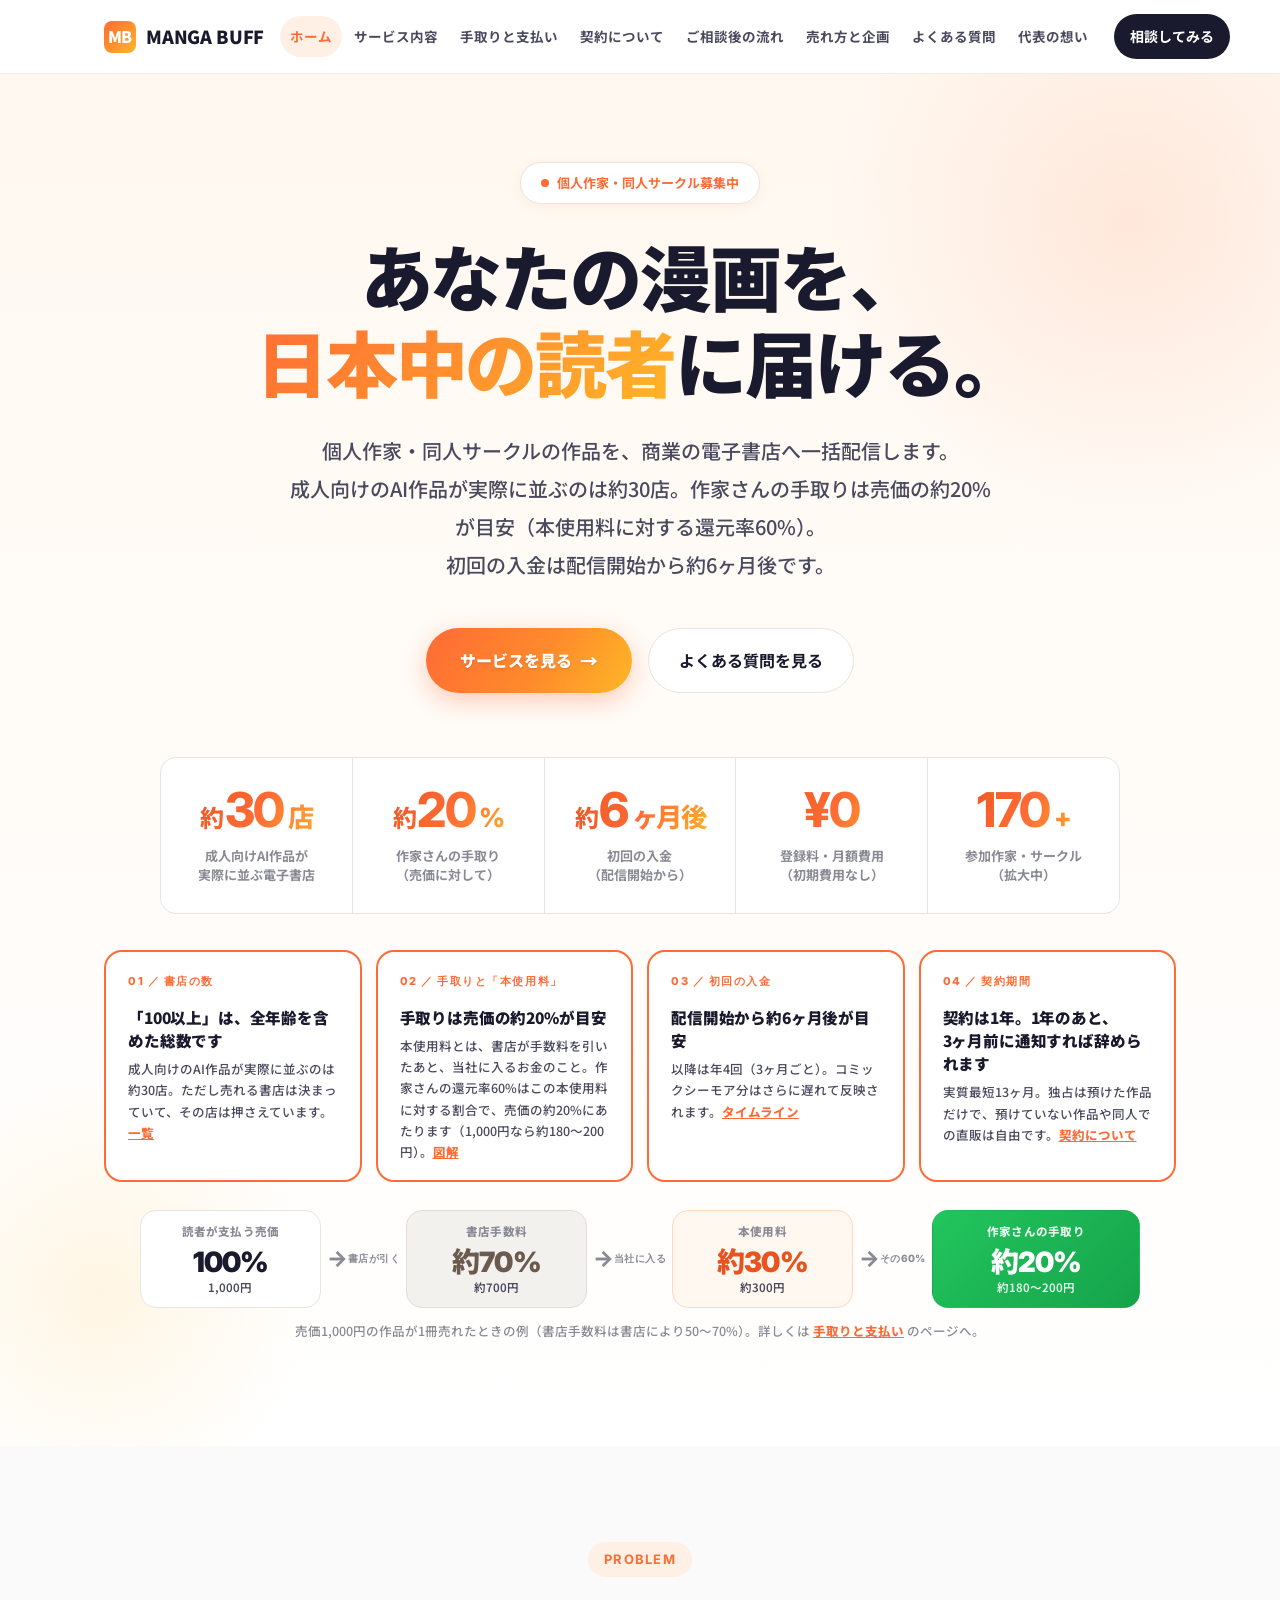
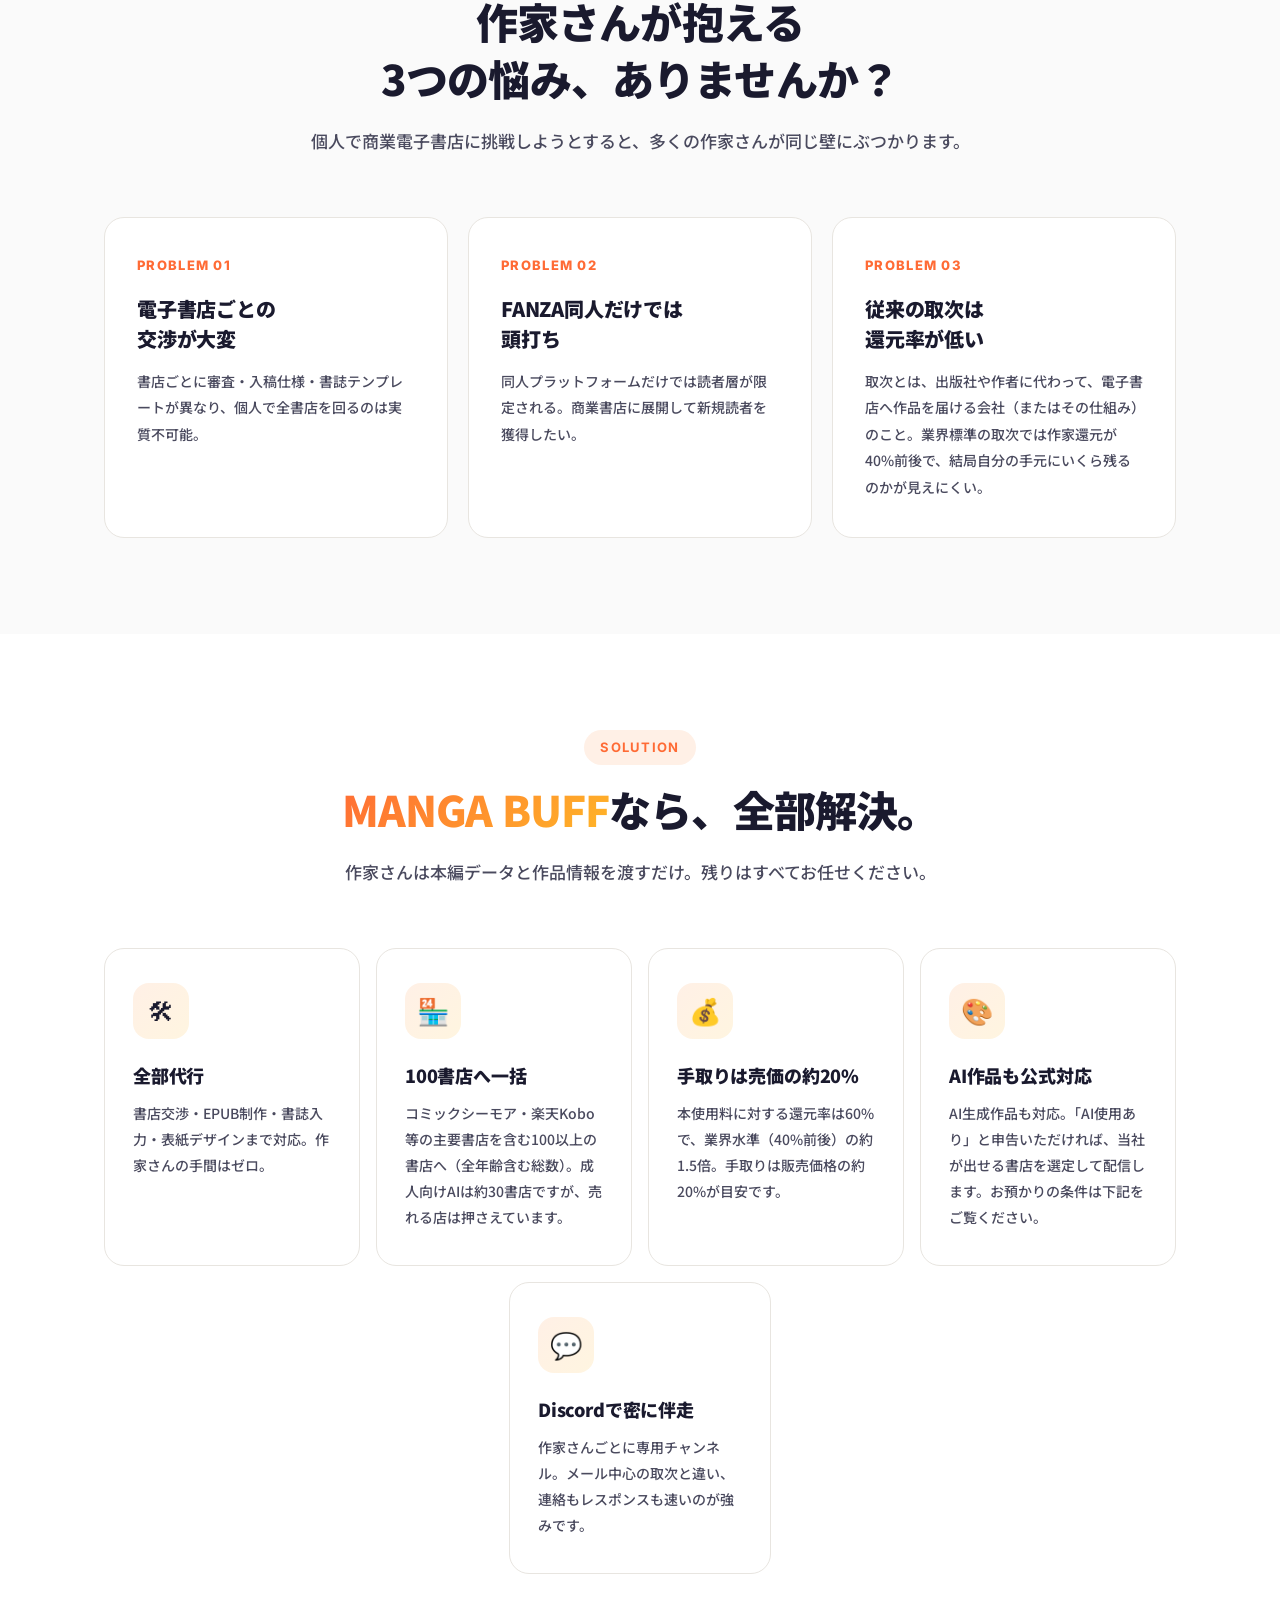
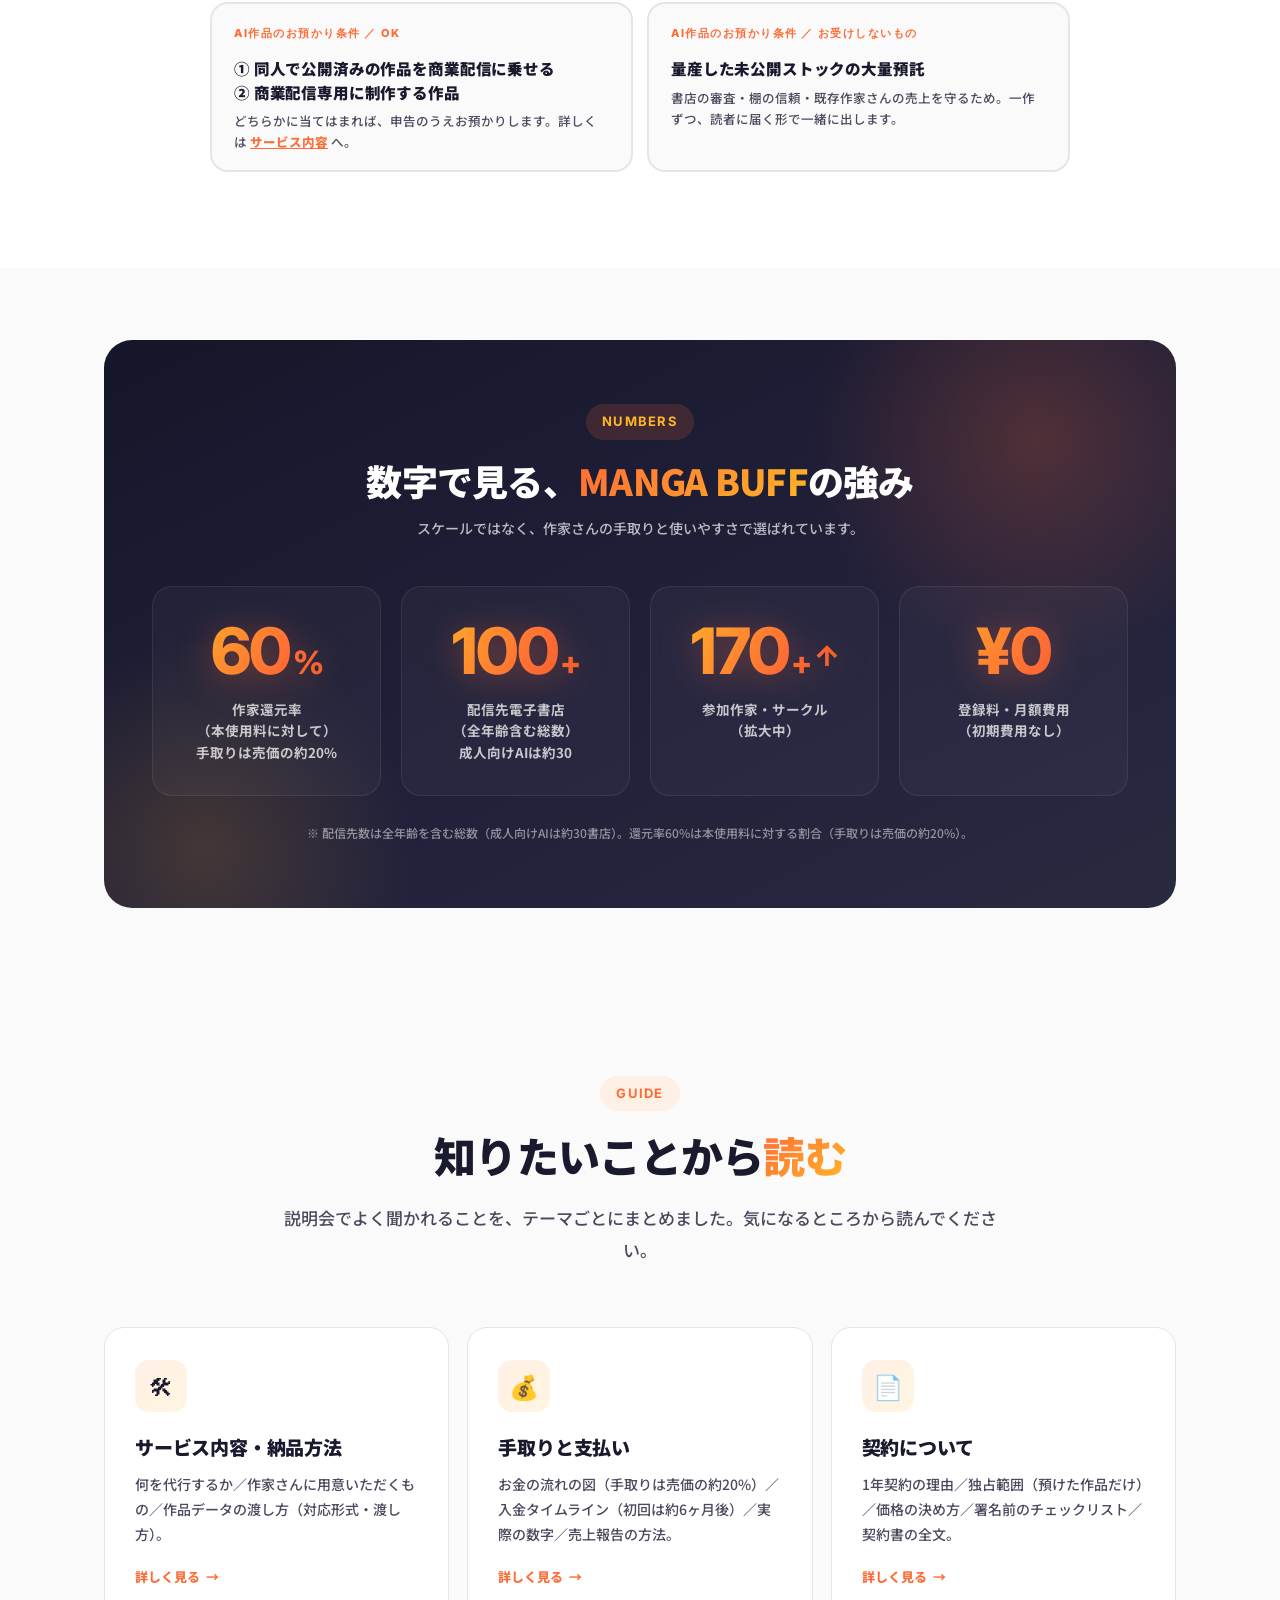
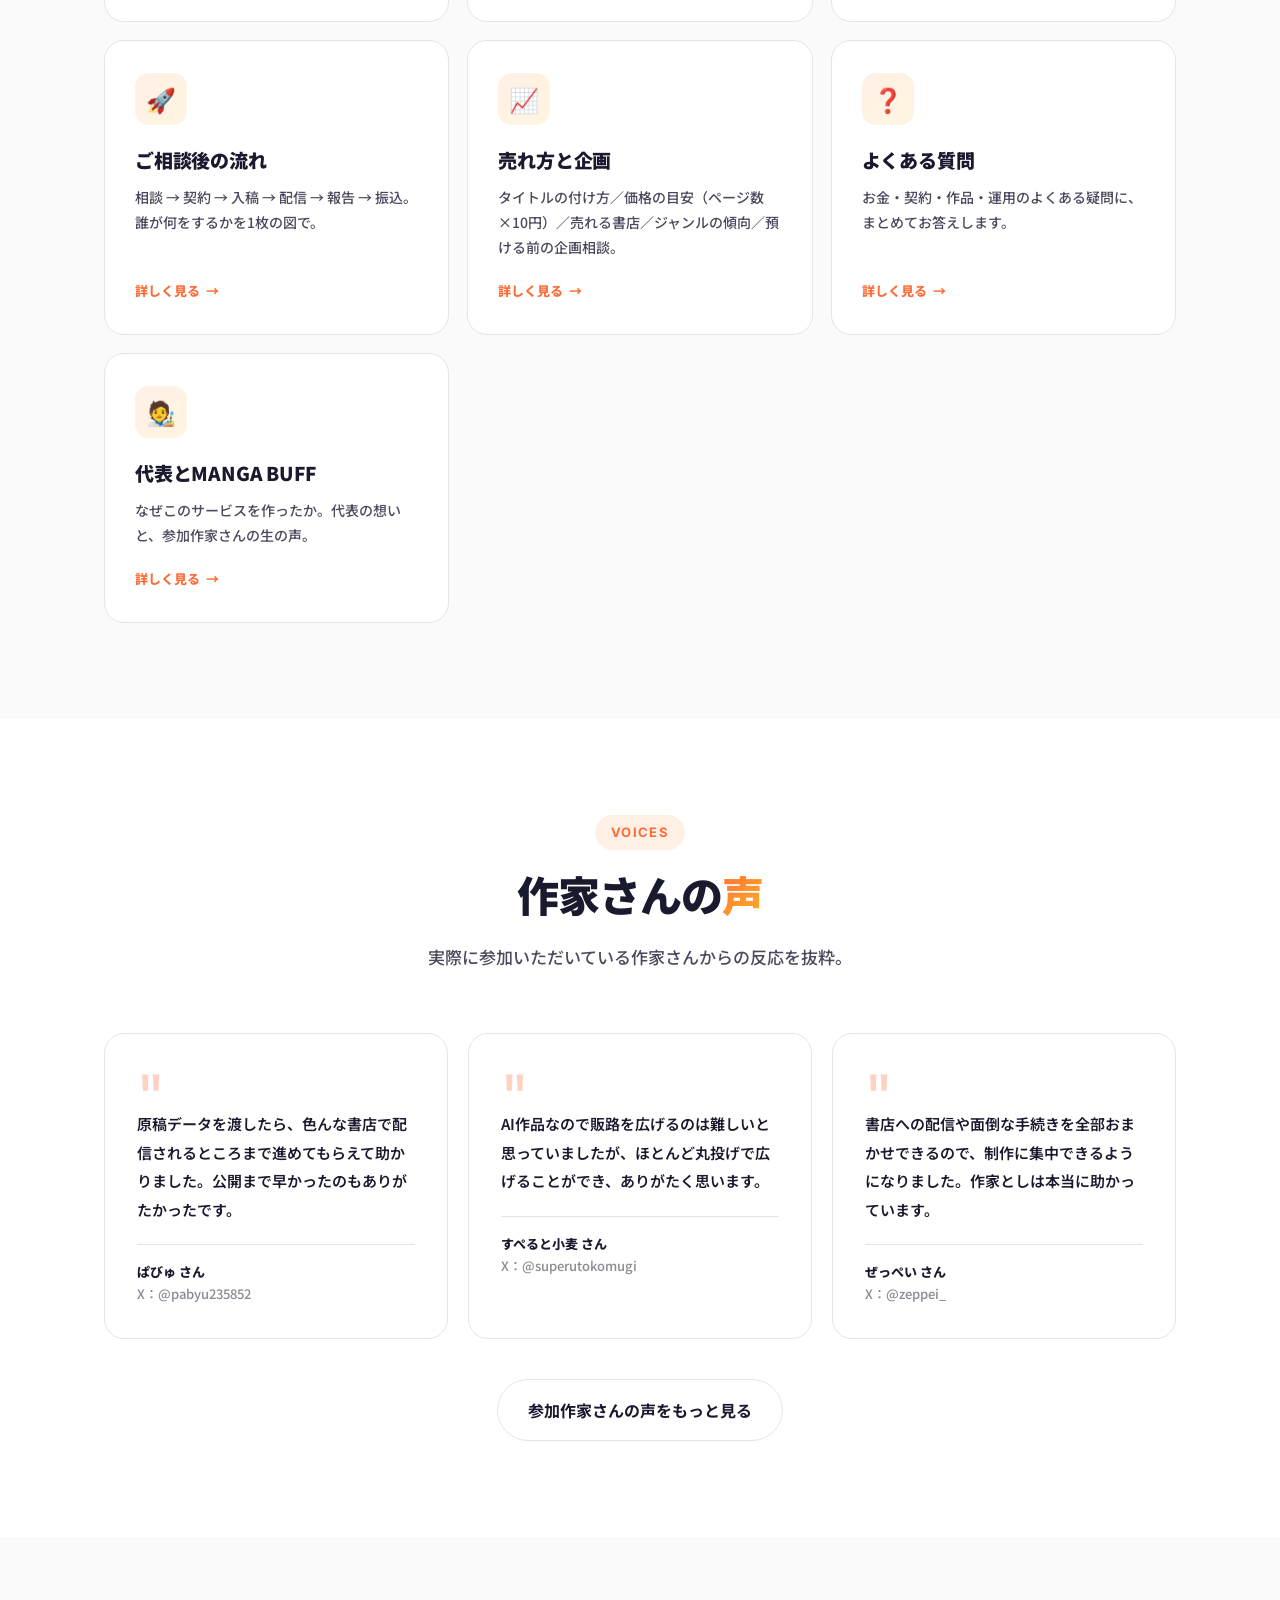
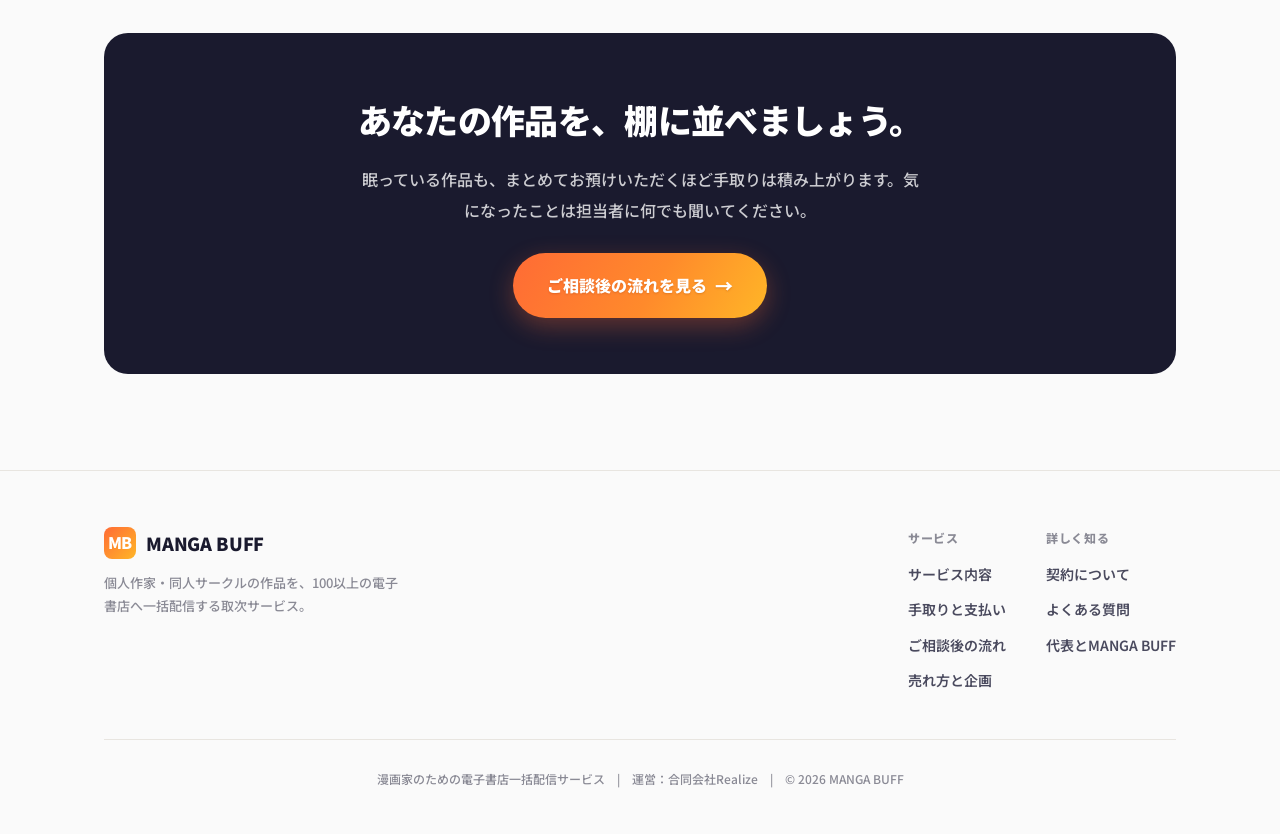
<file: index.html>
<!DOCTYPE html>
<html lang="ja">
<head>
<meta charset="UTF-8">
<meta name="viewport" content="width=device-width, initial-scale=1.0">
<meta name="robots" content="noindex, nofollow, noarchive, nosnippet">
<title>MANGA BUFF ｜ 作家さん向け配信取次サービス</title>
<link rel="preconnect" href="https://fonts.googleapis.com">
<link rel="preconnect" href="https://fonts.gstatic.com" crossorigin>
<link href="https://fonts.googleapis.com/css2?family=Noto+Sans+JP:wght@400;500;700;900&family=Inter:wght@400;500;600;700;800&display=swap" rel="stylesheet">
<link rel="stylesheet" href="assets/style.css">
</head>
<body>

<!-- === NAV === -->
<nav class="nav">
  <div class="container nav-inner">
    <a href="index.html" class="logo"><span class="logo-mark">MB</span>MANGA BUFF</a>
    <button class="nav-toggle" aria-label="メニュー"><span></span></button>
    <ul class="nav-menu">
      <li><a href="index.html">ホーム</a></li>
      <li><a href="service.html">サービス内容</a></li>
      <li><a href="money.html">手取りと支払い</a></li>
      <li><a href="contract.html">契約について</a></li>
      <li><a href="flow.html">ご相談後の流れ</a></li>
      <li><a href="sales.html">売れ方と企画</a></li>
      <li><a href="faq.html">よくある質問</a></li>
      <li><a href="about.html">代表の想い</a></li>
    </ul>
    <a href="flow.html" class="nav-cta">相談してみる</a>
  </div>
</nav>

<!-- === HERO === -->
<section class="hero">
  <div class="container hero-inner">
    <div class="hero-badge">個人作家・同人サークル募集中</div>
    <h1>あなたの漫画を、<br><span class="gradient">日本中の読者</span>に届ける。</h1>
    <p class="hero-sub">
      個人作家・同人サークルの作品を、商業の電子書店へ一括配信します。<span class="nowrap">成人向け</span>のAI作品が実際に並ぶのは<span class="nowrap">約30店</span>。作家さんの<span class="nowrap">手取り</span>は売価の<span class="nowrap">約20%</span>が目安（本使用料に対する還元率60%）。初回の入金は配信開始から<span class="nowrap">約6ヶ月後</span>です。
    </p>
    <div class="hero-cta">
      <a href="service.html" class="btn-primary">サービスを見る</a>
      <a href="faq.html" class="btn-secondary">よくある質問を見る</a>
    </div>

    <div class="hero-stats">
      <div class="stat"><div class="stat-value"><span class="approx">約</span>30<span class="unit">店</span></div><div class="stat-label">成人向けAI作品が<br>実際に並ぶ電子書店</div></div>
      <div class="stat"><div class="stat-value"><span class="approx">約</span>20<span class="unit">%</span></div><div class="stat-label">作家さんの手取り<br>（売価に対して）</div></div>
      <div class="stat"><div class="stat-value"><span class="approx">約</span>6<span class="unit">ヶ月後</span></div><div class="stat-label">初回の入金<br>（配信開始から）</div></div>
      <div class="stat"><div class="stat-value">¥0</div><div class="stat-label">登録料・月額費用<br>（初期費用なし）</div></div>
      <div class="stat"><div class="stat-value"><span data-stat="artists">170</span><span class="unit">+</span></div><div class="stat-label">参加作家・サークル<br>（拡大中）</div></div>
    </div>
    <div class="kp-grid four" style="margin-top:36px;">
      <div class="kp">
        <div class="kp-tag">01 ／ 書店の数</div>
        <div class="kp-head">「100以上」は、<span class="nowrap">全年齢</span>を含めた総数です</div>
        <p><span class="nowrap">成人向け</span>のAI作品が実際に並ぶのは<span class="nowrap">約30店</span>。ただし売れる書店は決まっていて、その店は押さえています。<a href="service.html#stores">一覧</a></p>
      </div>
      <div class="kp">
        <div class="kp-tag">02 ／ 手取りと「本使用料」</div>
        <div class="kp-head"><span class="nowrap">手取り</span>は売価の<span class="nowrap">約20%</span>が目安</div>
        <p>本使用料とは、書店が手数料を引いたあと、当社に入るお金のこと。作家さんの還元率60%はこの本使用料に対する割合で、売価の約20%にあたります（1,000円なら約180〜200円）。<a href="money.html">図解</a></p>
      </div>
      <div class="kp">
        <div class="kp-tag">03 ／ 初回の入金</div>
        <div class="kp-head">配信開始から<span class="nowrap">約6ヶ月後</span>が目安</div>
        <p>以降は年4回（3ヶ月ごと）。コミックシーモア分はさらに遅れて反映されます。<a href="money.html#payment">タイムライン</a></p>
      </div>
      <div class="kp">
        <div class="kp-tag">04 ／ 契約期間</div>
        <div class="kp-head">契約は1年。1年のあと、<span class="nowrap">3ヶ月前</span>に通知すれば辞められます</div>
        <p>実質最短13ヶ月。独占は預けた作品だけで、預けていない作品や同人での直販は自由です。<a href="contract.html">契約について</a></p>
      </div>
    </div>
    <div class="mflow compact">
      <div class="mf"><div class="mf-l">読者が支払う売価</div><div class="mf-v">100%</div><div class="mf-s">1,000円</div></div>
      <div class="mf-arrow">→<small>書店が引く</small></div>
      <div class="mf store"><div class="mf-l">書店手数料</div><div class="mf-v">約70%</div><div class="mf-s">約700円</div></div>
      <div class="mf-arrow">→<small>当社に入る</small></div>
      <div class="mf rlz"><div class="mf-l">本使用料</div><div class="mf-v">約30%</div><div class="mf-s">約300円</div></div>
      <div class="mf-arrow">→<small>その60%</small></div>
      <div class="mf you"><div class="mf-l">作家さんの手取り</div><div class="mf-v">約20%</div><div class="mf-s">約180〜200円</div></div>
    </div>
    <p class="kp-note" style="text-align:center;">売価1,000円の作品が1冊売れたときの例（書店手数料は書店により50〜70%）。詳しくは <a href="money.html" style="color:var(--primary);font-weight:800;">手取りと支払い</a> のページへ。</p>
  </div>
</section>

<!-- === 課題 === -->
<section class="bg-soft">
  <div class="container">
    <div class="section-head">
      <span class="section-label">PROBLEM</span>
      <h2 class="section-title">作家さんが抱える<br>3つの悩み、ありませんか？</h2>
      <p class="section-lead">個人で商業電子書店に挑戦しようとすると、多くの作家さんが同じ壁にぶつかります。</p>
    </div>
    <div class="problem-grid">
      <div class="problem-card">
        <div class="problem-num">PROBLEM 01</div>
        <h3>電子書店ごとの<br>交渉が大変</h3>
        <p>書店ごとに審査・入稿仕様・書誌テンプレートが異なり、個人で全書店を回るのは実質不可能。</p>
      </div>
      <div class="problem-card">
        <div class="problem-num">PROBLEM 02</div>
        <h3>FANZA同人だけでは<br>頭打ち</h3>
        <p>同人プラットフォームだけでは読者層が限定される。商業書店に展開して新規読者を獲得したい。</p>
      </div>
      <div class="problem-card">
        <div class="problem-num">PROBLEM 03</div>
        <h3>従来の取次は<br>還元率が低い</h3>
        <p>取次とは、出版社や作者に代わって、電子書店へ作品を届ける会社（またはその仕組み）のこと。業界標準の取次では作家還元が40%前後で、結局自分の手元にいくら残るのかが見えにくい。</p>
      </div>
    </div>
  </div>
</section>

<!-- === 解決策 === -->
<section>
  <div class="container">
    <div class="section-head">
      <span class="section-label">SOLUTION</span>
      <h2 class="section-title"><span class="gradient">MANGA BUFF</span>なら、全部解決。</h2>
      <p class="section-lead">作家さんは本編データと作品情報を渡すだけ。残りはすべてお任せください。</p>
    </div>
    <div class="solution-grid">
      <div class="solution-card"><div class="solution-icon">🛠</div><h3>全部代行</h3><p>書店交渉・EPUB制作・書誌入力・表紙デザインまで対応。作家さんの手間はゼロ。</p></div>
      <div class="solution-card"><div class="solution-icon">🏪</div><h3>100書店へ一括</h3><p>コミックシーモア・楽天Kobo等の主要書店を含む100以上の書店へ（全年齢含む総数）。成人向けAIは約30書店ですが、売れる店は押さえています。</p></div>
      <div class="solution-card"><div class="solution-icon">💰</div><h3>手取りは売価の約20%</h3><p>本使用料に対する還元率は60%で、業界水準（40%前後）の約1.5倍。手取りは販売価格の約20%が目安です。</p></div>
      <div class="solution-card"><div class="solution-icon">🎨</div><h3>AI作品も公式対応</h3><p>AI生成作品も対応。「AI使用あり」と申告いただければ、当社が出せる書店を選定して配信します。お預かりの条件は下記をご覧ください。</p></div>
      <div class="solution-card"><div class="solution-icon">💬</div><h3>Discordで密に伴走</h3><p>作家さんごとに専用チャンネル。メール中心の取次と違い、連絡もレスポンスも速いのが強みです。</p></div>
    </div>
    <div class="kp-grid" style="margin-top:28px; max-width:860px;">
      <div class="kp soft">
        <div class="kp-tag">AI作品のお預かり条件 ／ OK</div>
        <div class="kp-head">① 同人で公開済みの作品を商業配信に乗せる<br>② 商業配信専用に制作する作品</div>
        <p>どちらかに当てはまれば、申告のうえお預かりします。詳しくは <a href="service.html#ai-policy">サービス内容</a> へ。</p>
      </div>
      <div class="kp soft">
        <div class="kp-tag">AI作品のお預かり条件 ／ お受けしないもの</div>
        <div class="kp-head">量産した未公開ストックの大量預託</div>
        <p>書店の審査・棚の信頼・既存作家さんの売上を守るため。一作ずつ、読者に届く形で一緒に出します。</p>
      </div>
    </div>
  </div>
</section>

<!-- === 実績（数字で見る） === -->
<section class="tight bg-soft" data-pdf="skip">
  <div class="container">
    <div class="proof-band">
      <div class="proof-head">
        <span class="section-label">NUMBERS</span>
        <h2>数字で見る、<span class="gradient">MANGA BUFF</span>の強み</h2>
        <p>スケールではなく、作家さんの手取りと使いやすさで選ばれています。</p>
      </div>
      <div class="proof-grid">
        <div class="proof-cell">
          <div class="proof-value">60<span class="unit">%</span></div>
          <div class="proof-label">作家還元率（本使用料に対して）<br>手取りは売価の約20%</div>
        </div>
        <div class="proof-cell">
          <div class="proof-value">100<span class="unit">+</span></div>
          <div class="proof-label">配信先電子書店（全年齢含む総数）<br>成人向けAIは約30</div>
        </div>
        <div class="proof-cell">
          <div class="proof-value"><span data-stat="artists">170</span><span class="unit">+</span><span class="up">↑</span></div>
          <div class="proof-label">参加作家・サークル<br>（拡大中）</div>
        </div>
        <div class="proof-cell">
          <div class="proof-value">¥0</div>
          <div class="proof-label">登録料・月額費用<br>（初期費用なし）</div>
        </div>
      </div>
      <p class="proof-note">※ 配信先数は全年齢を含む総数（成人向けAIは約30書店）。還元率60%は本使用料に対する割合（手取りは売価の約20%）。</p>
    </div>
  </div>
</section>

<!-- === ハブ（各ページへ） === -->
<section class="bg-soft" data-pdf="skip">
  <div class="container">
    <div class="section-head">
      <span class="section-label">GUIDE</span>
      <h2 class="section-title">知りたいことから<span class="gradient">読む</span></h2>
      <p class="section-lead">説明会でよく聞かれることを、テーマごとにまとめました。気になるところから読んでください。</p>
    </div>
    <div class="hub-grid">
      <a href="service.html" class="hub-card">
        <div class="hub-icon">🛠</div>
        <h3>サービス内容・納品方法</h3>
        <p>何を代行するか／作家さんに用意いただくもの／作品データの渡し方（対応形式・渡し方）。</p>
        <span class="hub-go">詳しく見る</span>
      </a>
      <a href="money.html" class="hub-card">
        <div class="hub-icon">💰</div>
        <h3>手取りと支払い</h3>
        <p>お金の流れの図（手取りは売価の約20%）／入金タイムライン（初回は約6ヶ月後）／実際の数字／売上報告の方法。</p>
        <span class="hub-go">詳しく見る</span>
      </a>
      <a href="contract.html" class="hub-card">
        <div class="hub-icon">📄</div>
        <h3>契約について</h3>
        <p>1年契約の理由／独占範囲（預けた作品だけ）／価格の決め方／署名前のチェックリスト／契約書の全文。</p>
        <span class="hub-go">詳しく見る</span>
      </a>
      <a href="flow.html" class="hub-card">
        <div class="hub-icon">🚀</div>
        <h3>ご相談後の流れ</h3>
        <p>相談 → 契約 → 入稿 → 配信 → 報告 → 振込。誰が何をするかを1枚の図で。</p>
        <span class="hub-go">詳しく見る</span>
      </a>
      <a href="sales.html" class="hub-card">
        <div class="hub-icon">📈</div>
        <h3>売れ方と企画</h3>
        <p>タイトルの付け方／価格の目安（ページ数×10円）／売れる書店／ジャンルの傾向／預ける前の企画相談。</p>
        <span class="hub-go">詳しく見る</span>
      </a>
      <a href="faq.html" class="hub-card">
        <div class="hub-icon">❓</div>
        <h3>よくある質問</h3>
        <p>お金・契約・作品・運用のよくある疑問に、まとめてお答えします。</p>
        <span class="hub-go">詳しく見る</span>
      </a>
      <a href="about.html" class="hub-card">
        <div class="hub-icon">🧑‍🎨</div>
        <h3>代表とMANGA BUFF</h3>
        <p>なぜこのサービスを作ったか。代表の想いと、参加作家さんの生の声。</p>
        <span class="hub-go">詳しく見る</span>
      </a>
    </div>
  </div>
</section>

<!-- === 声（ティーザー） === -->
<section data-pdf="skip">
  <div class="container">
    <div class="section-head">
      <span class="section-label">VOICES</span>
      <h2 class="section-title">作家さんの<span class="gradient">声</span></h2>
      <p class="section-lead">実際に参加いただいている作家さんからの反応を抜粋。</p>
    </div>
    <div class="voice-grid">
      <div class="voice">
        <div class="voice-quote-mark">"</div>
        <div class="voice-body" style="font-size:15px; color:var(--ink); font-weight:600;">原稿データを渡したら、色んな書店で配信されるところまで進めてもらえて助かりました。公開まで早かったのもありがたかったです。</div>
        <div class="voice-author"><strong>ぱびゅ さん</strong><br>X：@pabyu235852</div>
      </div>
      <div class="voice">
        <div class="voice-quote-mark">"</div>
        <div class="voice-body" style="font-size:15px; color:var(--ink); font-weight:600;">AI作品なので販路を広げるのは難しいと思っていましたが、ほとんど丸投げで広げることができ、ありがたく思います。</div>
        <div class="voice-author"><strong>すぺると小麦 さん</strong><br>X：@superutokomugi</div>
      </div>
      <div class="voice">
        <div class="voice-quote-mark">"</div>
        <div class="voice-body" style="font-size:15px; color:var(--ink); font-weight:600;">書店への配信や面倒な手続きを全部おまかせできるので、制作に集中できるようになりました。作家としは本当に助かっています。</div>
        <div class="voice-author"><strong>ぜっぺい さん</strong><br>X：@zeppei_</div>
      </div>
    </div>
    <div style="text-align:center; margin-top:40px;">
      <a href="about.html" class="btn-secondary">参加作家さんの声をもっと見る</a>
    </div>
  </div>
</section>

<!-- === CTA === -->
<section class="bg-soft">
  <div class="container">
    <div class="cta-band">
      <h2>あなたの作品を、棚に並べましょう。</h2>
      <p>眠っている作品も、まとめてお預けいただくほど手取りは積み上がります。気になったことは担当者に何でも聞いてください。</p>
      <a href="flow.html" class="btn-primary">ご相談後の流れを見る</a>
    </div>
  </div>
</section>

<!-- === FOOTER === -->
<footer>
  <div class="container">
    <div class="footer-grid">
      <div>
        <div class="footer-logo"><span class="logo-mark">MB</span>MANGA BUFF</div>
        <p class="footer-tagline">個人作家・同人サークルの作品を、100以上の電子書店へ一括配信する取次サービス。</p>
      </div>
      <div class="footer-links">
        <div class="footer-col">
          <h5>サービス</h5>
          <a href="service.html">サービス内容</a>
          <a href="money.html">手取りと支払い</a>
          <a href="flow.html">ご相談後の流れ</a>
          <a href="sales.html">売れ方と企画</a>
        </div>
        <div class="footer-col">
          <h5>詳しく知る</h5>
          <a href="contract.html">契約について</a>
          <a href="faq.html">よくある質問</a>
          <a href="about.html">代表とMANGA BUFF</a>
        </div>
      </div>
    </div>
    <p class="footer-meta">漫画家のための電子書店一括配信サービス　|　運営：合同会社Realize　|　© 2026 MANGA BUFF</p>
  </div>
</footer>

<script src="assets/site.js"></script>
</body>
</html>
</file>
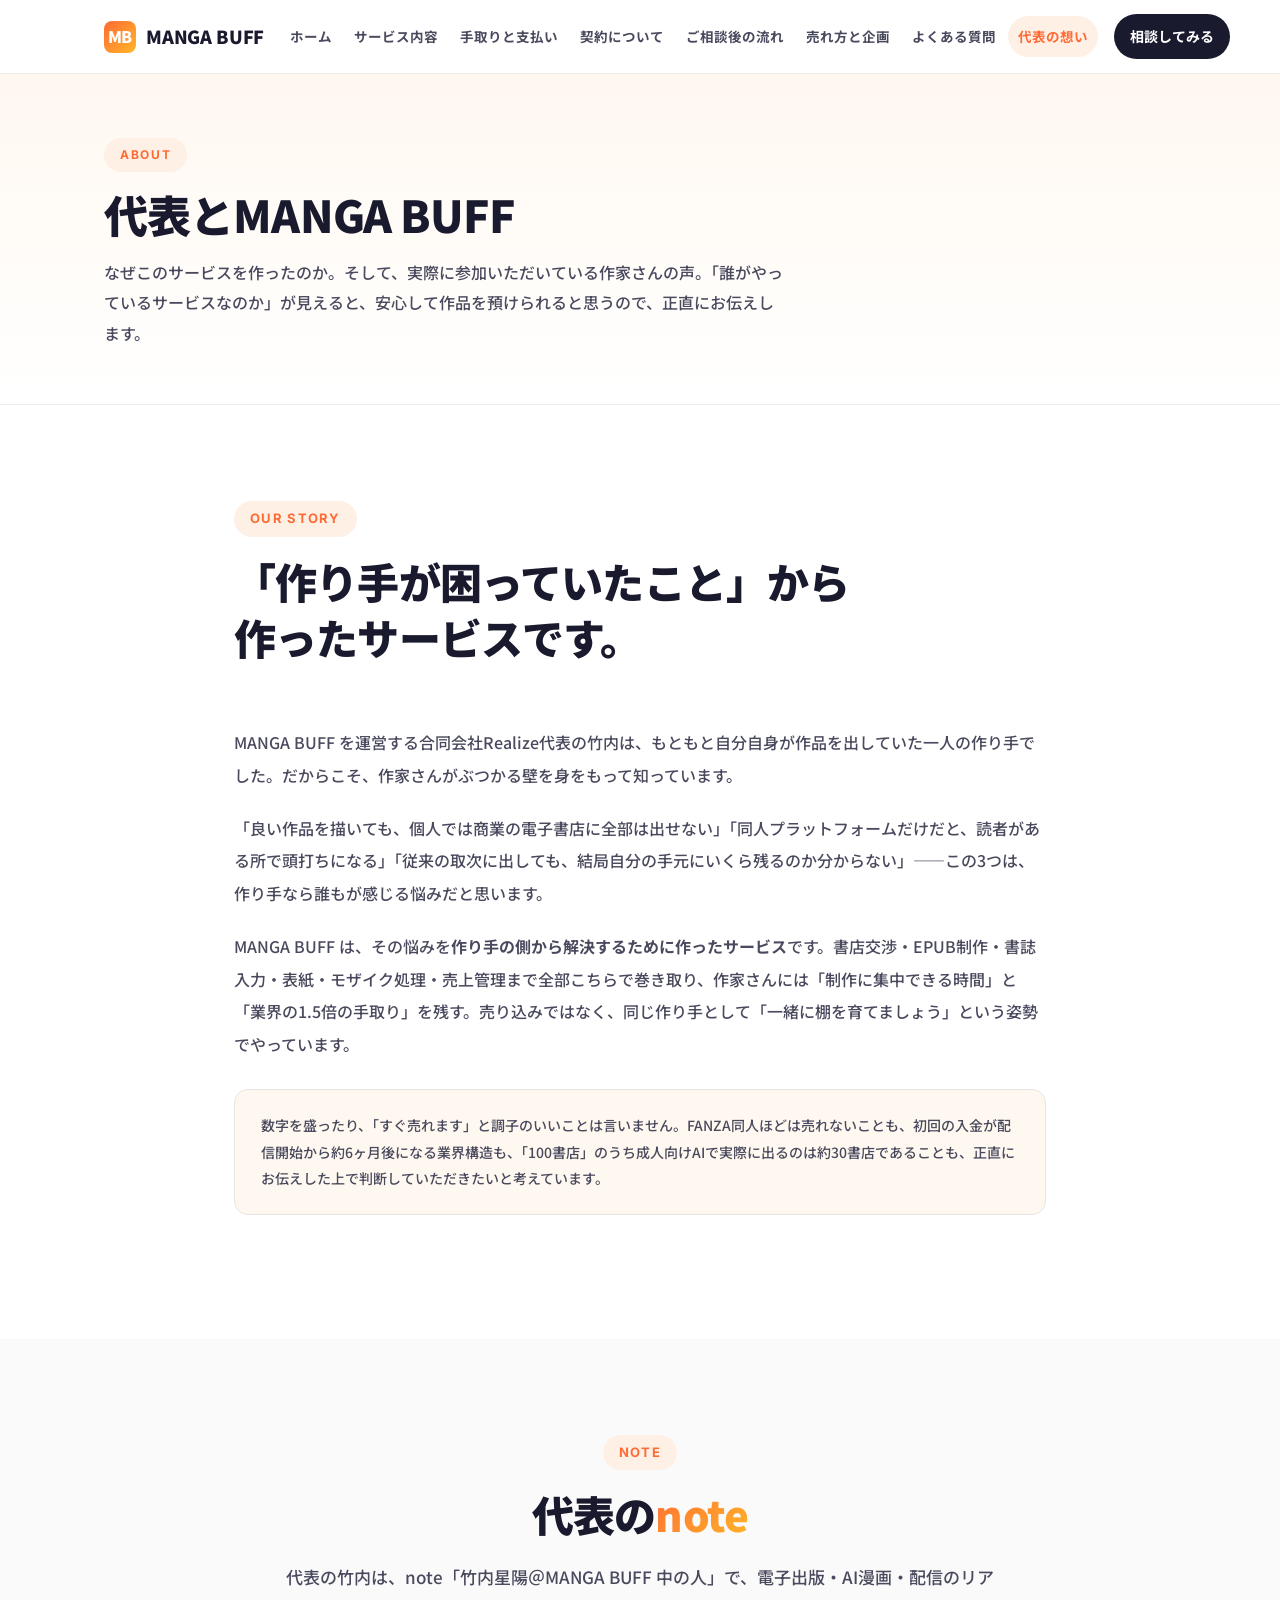
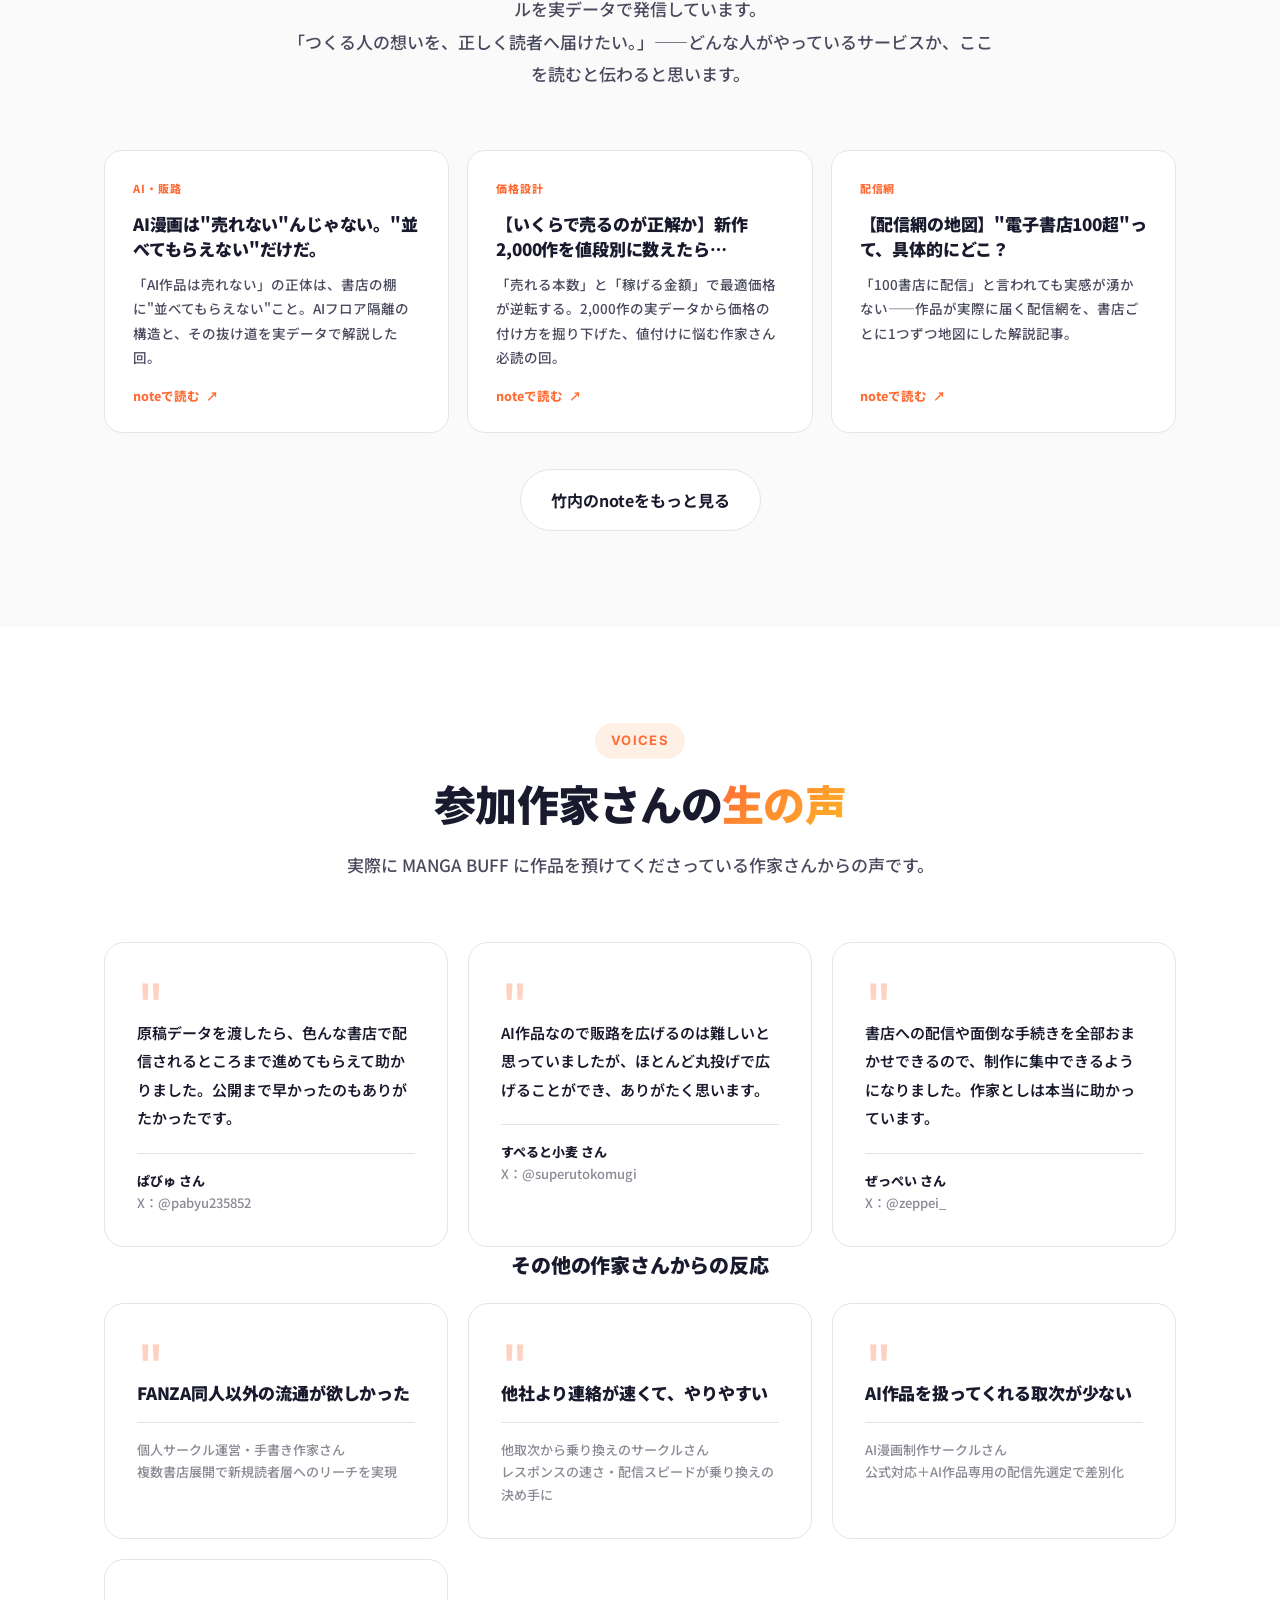
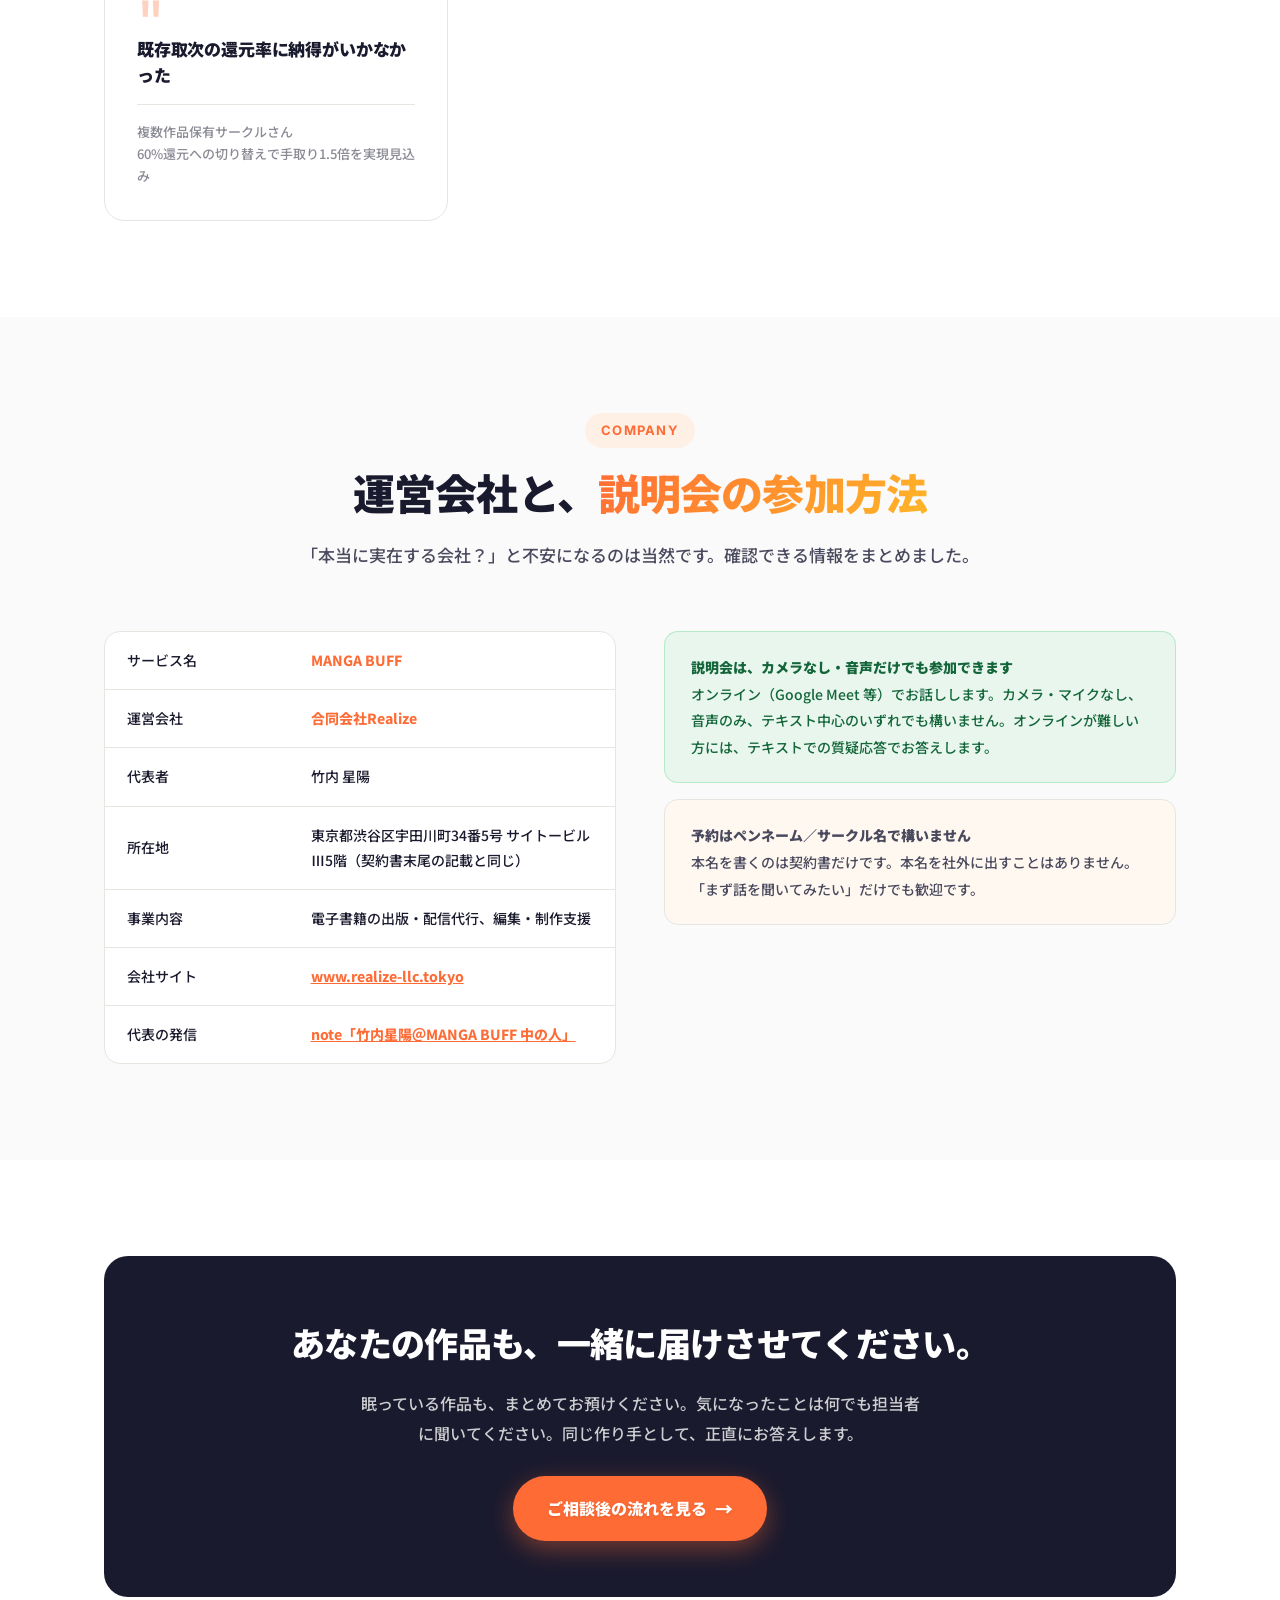
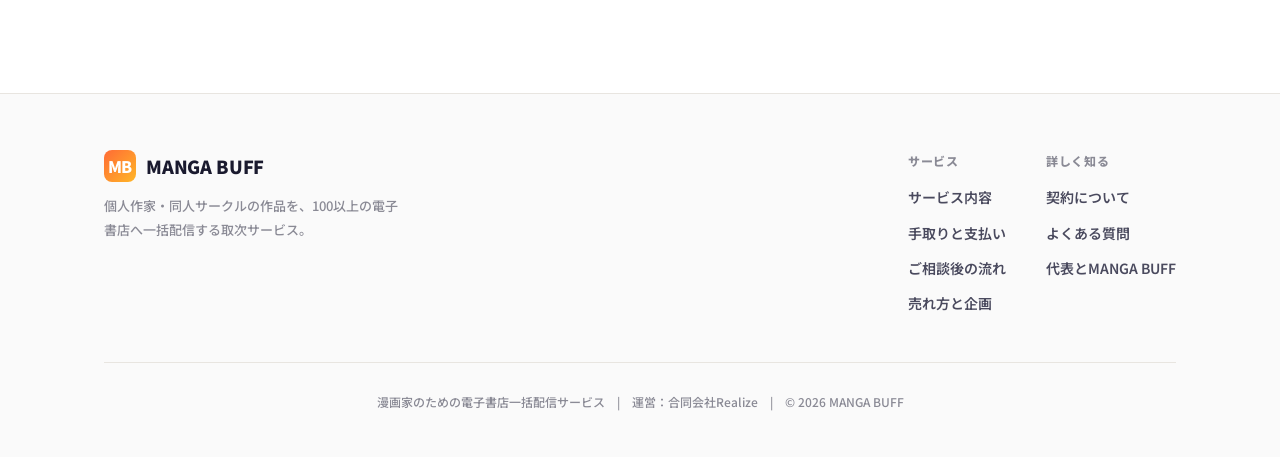
<file: about.html>
<!DOCTYPE html>
<html lang="ja">
<head>
<meta charset="UTF-8">
<meta name="viewport" content="width=device-width, initial-scale=1.0">
<meta name="robots" content="noindex, nofollow, noarchive, nosnippet">
<title>代表とMANGA BUFF ｜ MANGA BUFF</title>
<link rel="preconnect" href="https://fonts.googleapis.com">
<link rel="preconnect" href="https://fonts.gstatic.com" crossorigin>
<link href="https://fonts.googleapis.com/css2?family=Noto+Sans+JP:wght@400;500;700;900&family=Inter:wght@400;500;600;700;800&display=swap" rel="stylesheet">
<link rel="stylesheet" href="assets/style.css">
</head>
<body>

<nav class="nav">
  <div class="container nav-inner">
    <a href="index.html" class="logo"><span class="logo-mark">MB</span>MANGA BUFF</a>
    <button class="nav-toggle" aria-label="メニュー"><span></span></button>
    <ul class="nav-menu">
      <li><a href="index.html">ホーム</a></li>
      <li><a href="service.html">サービス内容</a></li>
      <li><a href="money.html">手取りと支払い</a></li>
      <li><a href="contract.html">契約について</a></li>
      <li><a href="flow.html">ご相談後の流れ</a></li>
      <li><a href="sales.html">売れ方と企画</a></li>
      <li><a href="faq.html">よくある質問</a></li>
      <li><a href="about.html">代表の想い</a></li>
    </ul>
    <a href="flow.html" class="nav-cta">相談してみる</a>
  </div>
</nav>

<div class="page-hero">
  <div class="container">
    <span class="eyebrow">ABOUT</span>
    <h1>代表とMANGA BUFF</h1>
    <p>なぜこのサービスを作ったのか。そして、実際に参加いただいている作家さんの声。「誰がやっているサービスなのか」が見えると、安心して作品を預けられると思うので、正直にお伝えします。</p>
  </div>
</div>

<!-- === 立ち上げ背景・代表の想い === -->
<section>
  <div class="container-narrow">
    <div class="section-head left">
      <span class="section-label">OUR STORY</span>
      <h2 class="section-title">「作り手が困っていたこと」から<br>作ったサービスです。</h2>
    </div>
    <div style="font-size:16px; line-height:2.05; color:var(--ink-soft); font-weight:500;">
      <p style="margin-bottom:20px;">MANGA BUFF を運営する合同会社Realize代表の竹内は、もともと自分自身が作品を出していた一人の作り手でした。だからこそ、作家さんがぶつかる壁を身をもって知っています。</p>
      <p style="margin-bottom:20px;">「良い作品を描いても、個人では商業の電子書店に全部は出せない」「同人プラットフォームだけだと、読者がある所で頭打ちになる」「従来の取次に出しても、結局自分の手元にいくら残るのか分からない」——この3つは、作り手なら誰もが感じる悩みだと思います。</p>
      <p style="margin-bottom:20px;">MANGA BUFF は、その悩みを<strong>作り手の側から解決するために作ったサービス</strong>です。書店交渉・EPUB制作・書誌入力・表紙・モザイク処理・売上管理まで全部こちらで巻き取り、作家さんには「制作に集中できる時間」と「業界の1.5倍の手取り」を残す。売り込みではなく、同じ作り手として「一緒に棚を育てましょう」という姿勢でやっています。</p>
      <div class="callout info" style="margin-top:28px;">数字を盛ったり、「すぐ売れます」と調子のいいことは言いません。FANZA同人ほどは売れないことも、初回の入金が配信開始から約6ヶ月後になる業界構造も、「100書店」のうち成人向けAIで実際に出るのは約30書店であることも、正直にお伝えした上で判断していただきたいと考えています。</div>
    </div>
  </div>
</section>

<!-- === 竹内note ===
     TODO(URL待ち): 竹内さんのnote URL到着後、以下の note-grid を実データに差し替え。
     account_url と各記事の href / タイトル / 一言 を埋める。 -->
<section class="bg-soft" data-pdf="skip">
  <div class="container">
    <div class="section-head">
      <span class="section-label">NOTE</span>
      <h2 class="section-title">代表の<span class="gradient">note</span></h2>
      <p class="section-lead">代表の竹内は、note「竹内星陽＠MANGA BUFF 中の人」で、電子出版・AI漫画・配信のリアルを実データで発信しています。<br>「つくる人の想いを、正しく読者へ届けたい。」——どんな人がやっているサービスか、ここを読むと伝わると思います。</p>
    </div>

    <div class="note-grid">
      <a href="https://note.com/sei_manga_buff/n/n60cf9b1dd14b" class="note-card" target="_blank" rel="noopener">
        <div class="note-tag">AI・販路</div>
        <h3>AI漫画は"売れない"んじゃない。"並べてもらえない"だけだ。</h3>
        <p>「AI作品は売れない」の正体は、書店の棚に"並べてもらえない"こと。AIフロア隔離の構造と、その抜け道を実データで解説した回。</p>
        <span class="note-go">noteで読む</span>
      </a>
      <a href="https://note.com/sei_manga_buff/n/n0e41eaaf8b2e" class="note-card" target="_blank" rel="noopener">
        <div class="note-tag">価格設計</div>
        <h3>【いくらで売るのが正解か】新作2,000作を値段別に数えたら…</h3>
        <p>「売れる本数」と「稼げる金額」で最適価格が逆転する。2,000作の実データから価格の付け方を掘り下げた、値付けに悩む作家さん必読の回。</p>
        <span class="note-go">noteで読む</span>
      </a>
      <a href="https://note.com/sei_manga_buff/n/n07193fec7f5c" class="note-card" target="_blank" rel="noopener">
        <div class="note-tag">配信網</div>
        <h3>【配信網の地図】"電子書店100超"って、具体的にどこ？</h3>
        <p>「100書店に配信」と言われても実感が湧かない——作品が実際に届く配信網を、書店ごとに1つずつ地図にした解説記事。</p>
        <span class="note-go">noteで読む</span>
      </a>
    </div>

    <div style="text-align:center; margin-top:36px;">
      <a href="https://note.com/sei_manga_buff" class="btn-secondary" target="_blank" rel="noopener">竹内のnoteをもっと見る</a>
    </div>
  </div>
</section>

<!-- === 作家の声 ===
     TODO(URL待ち): 表向きホームページURL到着後、パビュ / スペルト小麦 の口コミを
     このホームページから正確に転記して以下の voice を差し替え。 -->
<section>
  <div class="container">
    <div class="section-head">
      <span class="section-label">VOICES</span>
      <h2 class="section-title">参加作家さんの<span class="gradient">生の声</span></h2>
      <p class="section-lead">実際に MANGA BUFF に作品を預けてくださっている作家さんからの声です。</p>
    </div>

    <div class="voice-grid">
      <div class="voice">
        <div class="voice-quote-mark">"</div>
        <div class="voice-body" style="font-size:15px; color:var(--ink); font-weight:600;">原稿データを渡したら、色んな書店で配信されるところまで進めてもらえて助かりました。公開まで早かったのもありがたかったです。</div>
        <div class="voice-author"><strong>ぱびゅ さん</strong><br>X：@pabyu235852</div>
      </div>
      <div class="voice">
        <div class="voice-quote-mark">"</div>
        <div class="voice-body" style="font-size:15px; color:var(--ink); font-weight:600;">AI作品なので販路を広げるのは難しいと思っていましたが、ほとんど丸投げで広げることができ、ありがたく思います。</div>
        <div class="voice-author"><strong>すぺると小麦 さん</strong><br>X：@superutokomugi</div>
      </div>
      <div class="voice">
        <div class="voice-quote-mark">"</div>
        <div class="voice-body" style="font-size:15px; color:var(--ink); font-weight:600;">書店への配信や面倒な手続きを全部おまかせできるので、制作に集中できるようになりました。作家としは本当に助かっています。</div>
        <div class="voice-author"><strong>ぜっぺい さん</strong><br>X：@zeppei_</div>
      </div>
    </div>

    <div data-pdf="skip">
    <h3 class="block-title" style="text-align:center;">その他の作家さんからの反応</h3>
    <div class="voice-grid">
      <div class="voice">
        <div class="voice-quote-mark">"</div>
        <div class="voice-quote">FANZA同人以外の流通が欲しかった</div>
        <div class="voice-author">個人サークル運営・手書き作家さん<br>複数書店展開で新規読者層へのリーチを実現</div>
      </div>
      <div class="voice">
        <div class="voice-quote-mark">"</div>
        <div class="voice-quote">他社より連絡が速くて、やりやすい</div>
        <div class="voice-author">他取次から乗り換えのサークルさん<br>レスポンスの速さ・配信スピードが乗り換えの決め手に</div>
      </div>
      <div class="voice">
        <div class="voice-quote-mark">"</div>
        <div class="voice-quote">AI作品を扱ってくれる取次が少ない</div>
        <div class="voice-author">AI漫画制作サークルさん<br>公式対応＋AI作品専用の配信先選定で差別化</div>
      </div>
      <div class="voice">
        <div class="voice-quote-mark">"</div>
        <div class="voice-quote">既存取次の還元率に納得がいかなかった</div>
        <div class="voice-author">複数作品保有サークルさん<br>60%還元への切り替えで手取り1.5倍を実現見込み</div>
      </div>
    </div>
    </div>
  </div>
</section>

<!-- === 運営会社・説明会 === -->
<section class="bg-soft" id="company">
  <div class="container">
    <div class="section-head">
      <span class="section-label">COMPANY</span>
      <h2 class="section-title">運営会社と、<span class="gradient">説明会の参加方法</span></h2>
      <p class="section-lead">「本当に実在する会社？」と不安になるのは当然です。確認できる情報をまとめました。</p>
    </div>
    <div class="two-col" style="align-items:start;">
      <div class="table-wrap" style="margin:0;">
        <table>
          <tbody>
            <tr><td style="width:36%;">サービス名</td><td class="mb">MANGA BUFF</td></tr>
            <tr><td>運営会社</td><td class="mb">合同会社Realize</td></tr>
            <tr><td>代表者</td><td>竹内 星陽</td></tr>
            <tr><td>所在地</td><td>東京都渋谷区宇田川町34番5号 サイトービルⅢ5階（契約書末尾の記載と同じ）</td></tr>
            <tr><td>事業内容</td><td>電子書籍の出版・配信代行、編集・制作支援</td></tr>
            <tr><td>会社サイト</td><td><a href="https://www.realize-llc.tokyo" target="_blank" rel="noopener" style="color:var(--primary);font-weight:800;">www.realize-llc.tokyo</a></td></tr>
            <tr><td>代表の発信</td><td><a href="https://note.com/sei_manga_buff" target="_blank" rel="noopener" style="color:var(--primary);font-weight:800;">note「竹内星陽＠MANGA BUFF 中の人」</a></td></tr>
          </tbody>
        </table>
      </div>
      <div>
        <div class="callout ok" style="margin:0 0 16px;">
          <strong>説明会は、カメラなし・音声だけでも参加できます</strong><br>
          オンライン（Google Meet 等）でお話しします。カメラ・マイクなし、音声のみ、テキスト中心のいずれでも構いません。オンラインが難しい方には、テキストでの質疑応答でお答えします。
        </div>
        <div class="callout info" style="margin:0;">
          <strong>予約はペンネーム／サークル名で構いません</strong><br>
          本名を書くのは契約書だけです。本名を社外に出すことはありません。「まず話を聞いてみたい」だけでも歓迎です。
        </div>
      </div>
    </div>
  </div>
</section>

<!-- === CTA === -->
<section>
  <div class="container">
    <div class="cta-band">
      <h2>あなたの作品も、一緒に届けさせてください。</h2>
      <p>眠っている作品も、まとめてお預けください。気になったことは何でも担当者に聞いてください。同じ作り手として、正直にお答えします。</p>
      <a href="flow.html" class="btn-primary" style="background:var(--primary); box-shadow:0 8px 24px rgba(255,107,53,0.4);">ご相談後の流れを見る</a>
    </div>
  </div>
</section>

<footer>
  <div class="container">
    <div class="footer-grid">
      <div>
        <div class="footer-logo"><span class="logo-mark">MB</span>MANGA BUFF</div>
        <p class="footer-tagline">個人作家・同人サークルの作品を、100以上の電子書店へ一括配信する取次サービス。</p>
      </div>
      <div class="footer-links">
        <div class="footer-col">
          <h5>サービス</h5>
          <a href="service.html">サービス内容</a>
          <a href="money.html">手取りと支払い</a>
          <a href="flow.html">ご相談後の流れ</a>
          <a href="sales.html">売れ方と企画</a>
        </div>
        <div class="footer-col">
          <h5>詳しく知る</h5>
          <a href="contract.html">契約について</a>
          <a href="faq.html">よくある質問</a>
          <a href="about.html">代表とMANGA BUFF</a>
        </div>
      </div>
    </div>
    <p class="footer-meta">漫画家のための電子書店一括配信サービス　|　運営：合同会社Realize　|　© 2026 MANGA BUFF</p>
  </div>
</footer>

<script src="assets/site.js"></script>
</body>
</html>
</file>
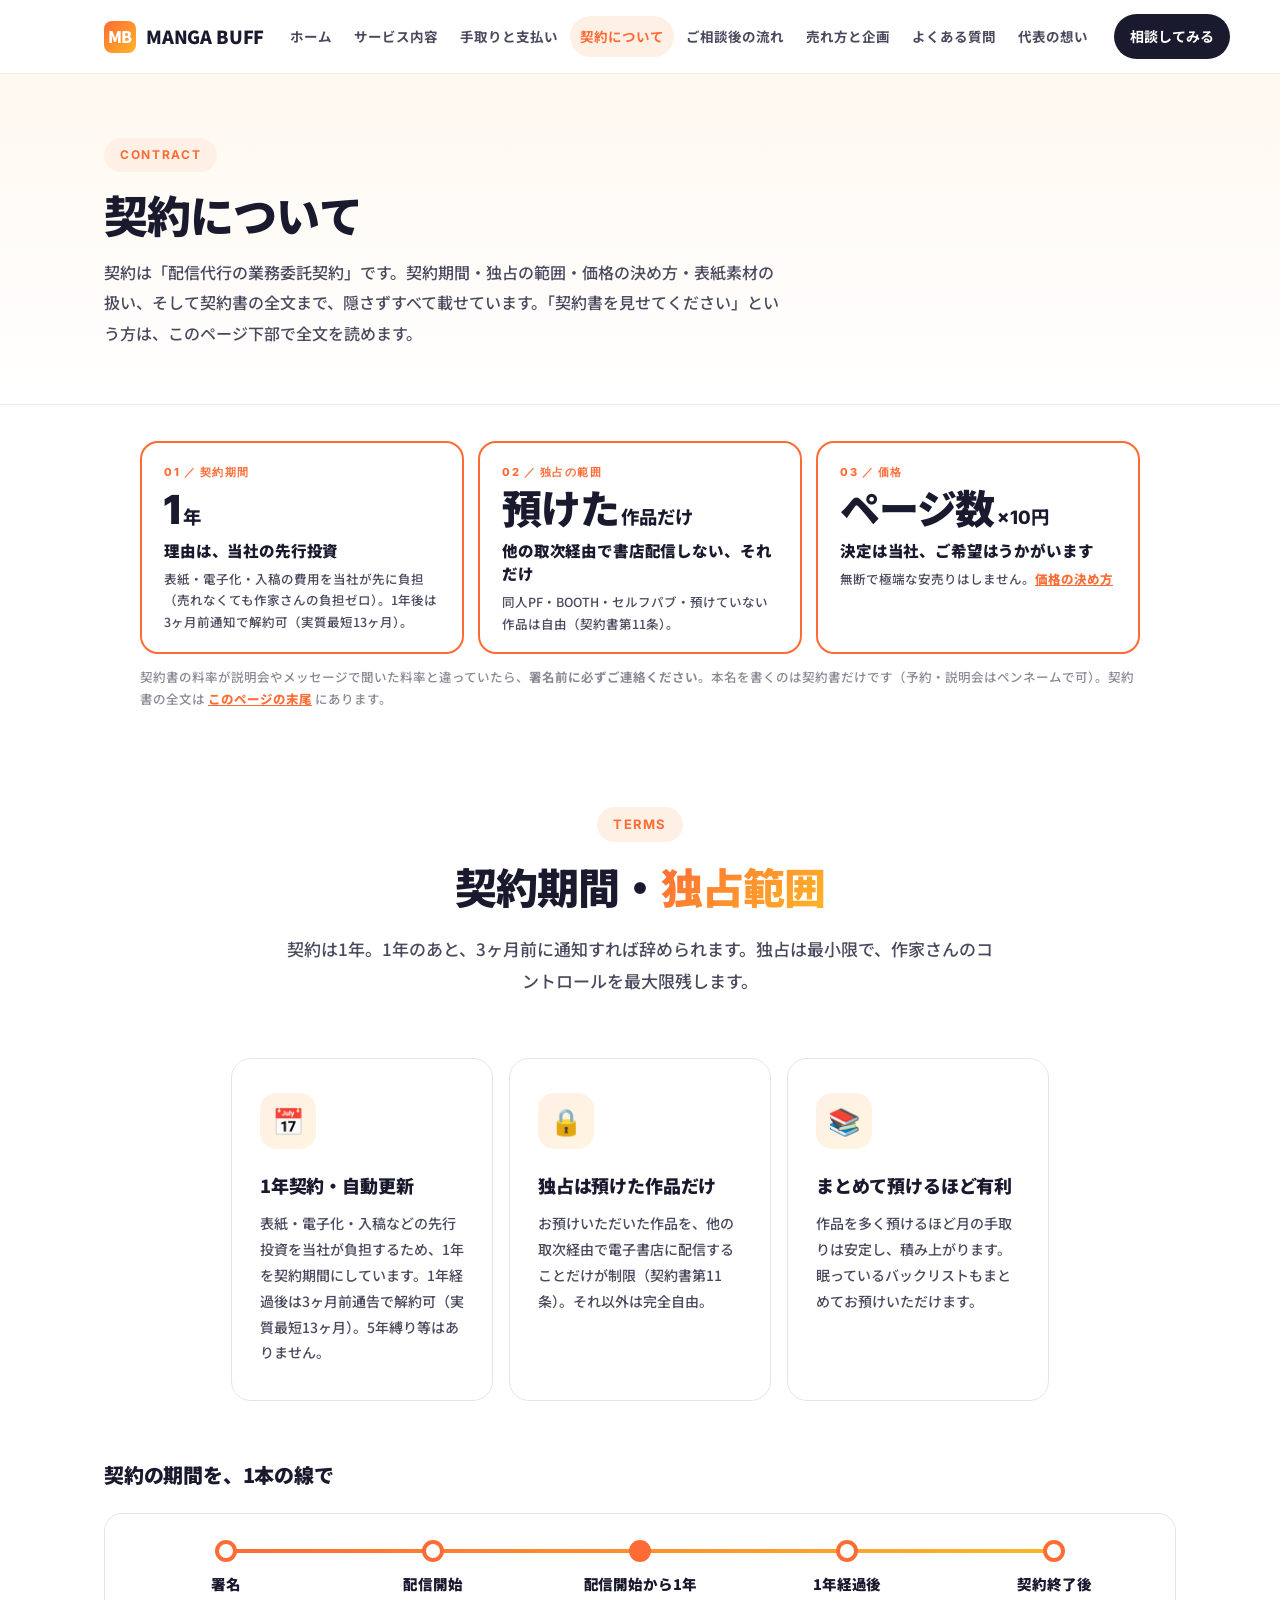
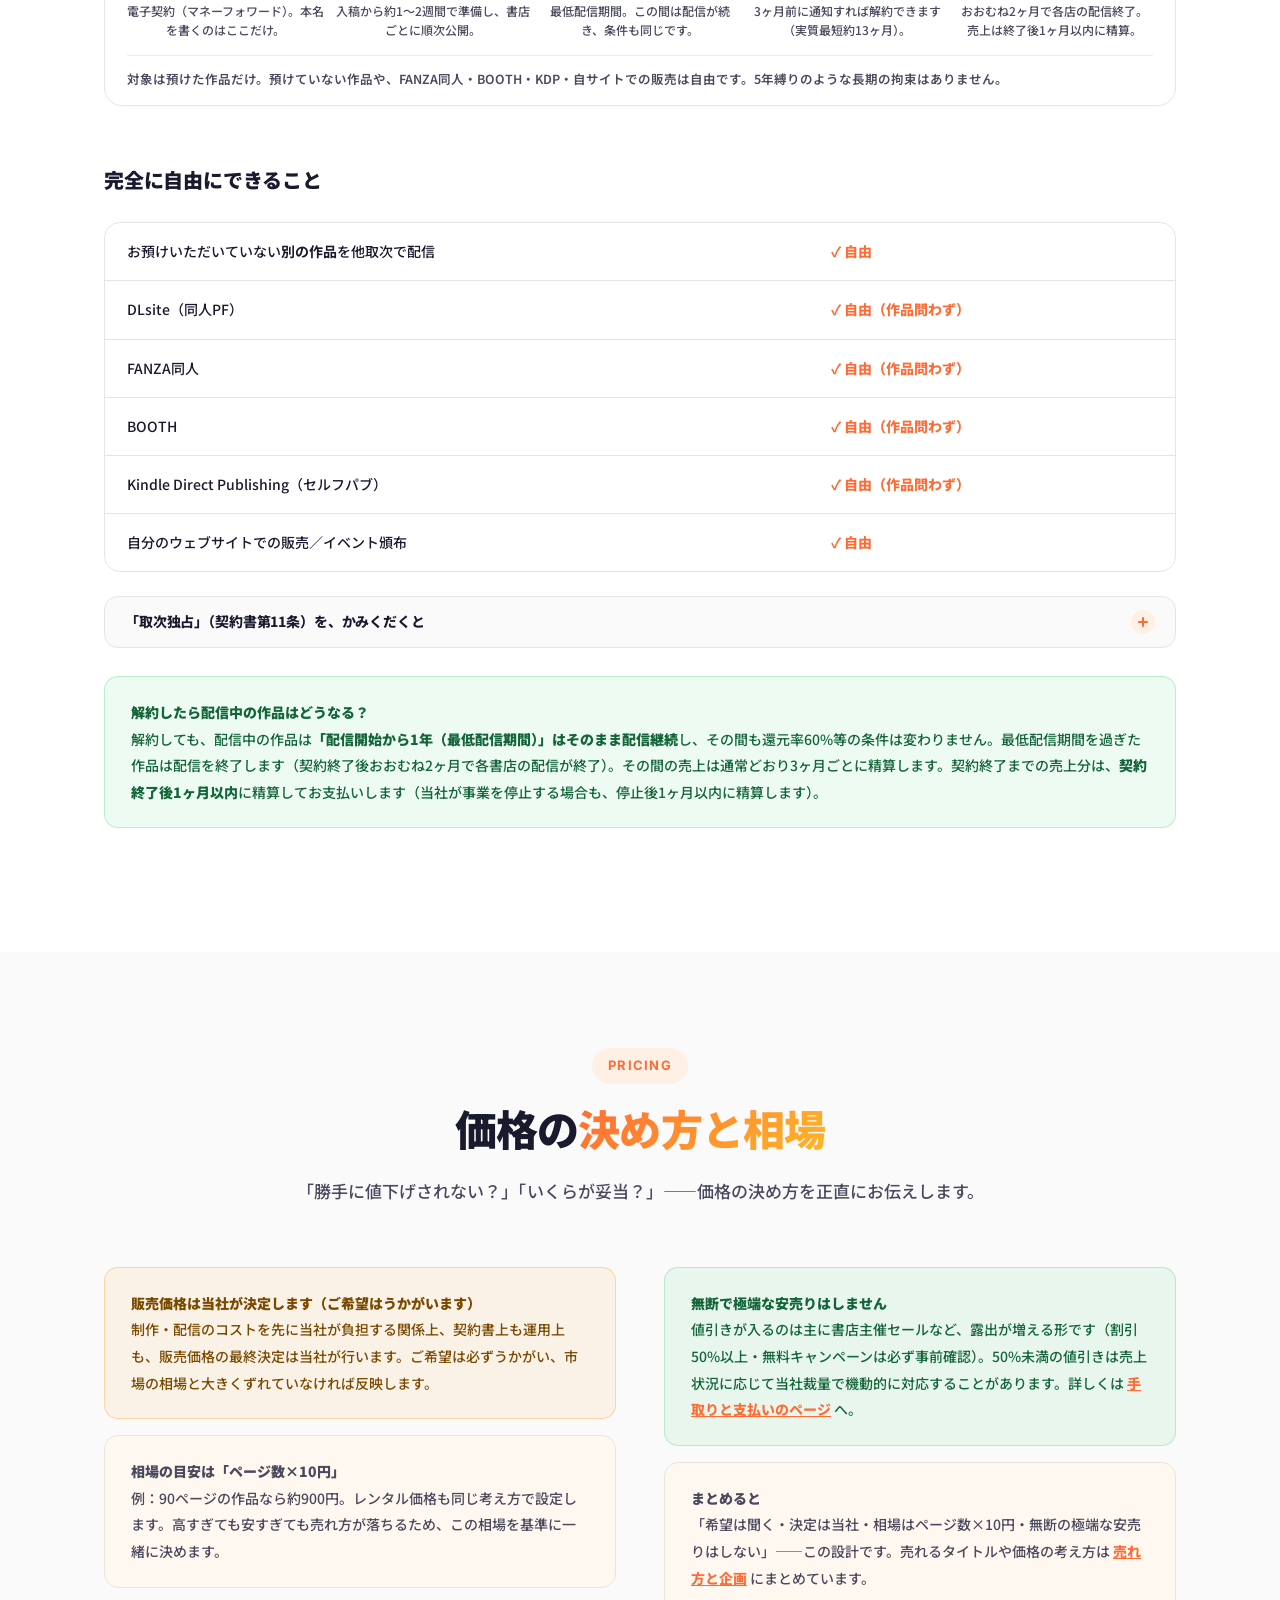
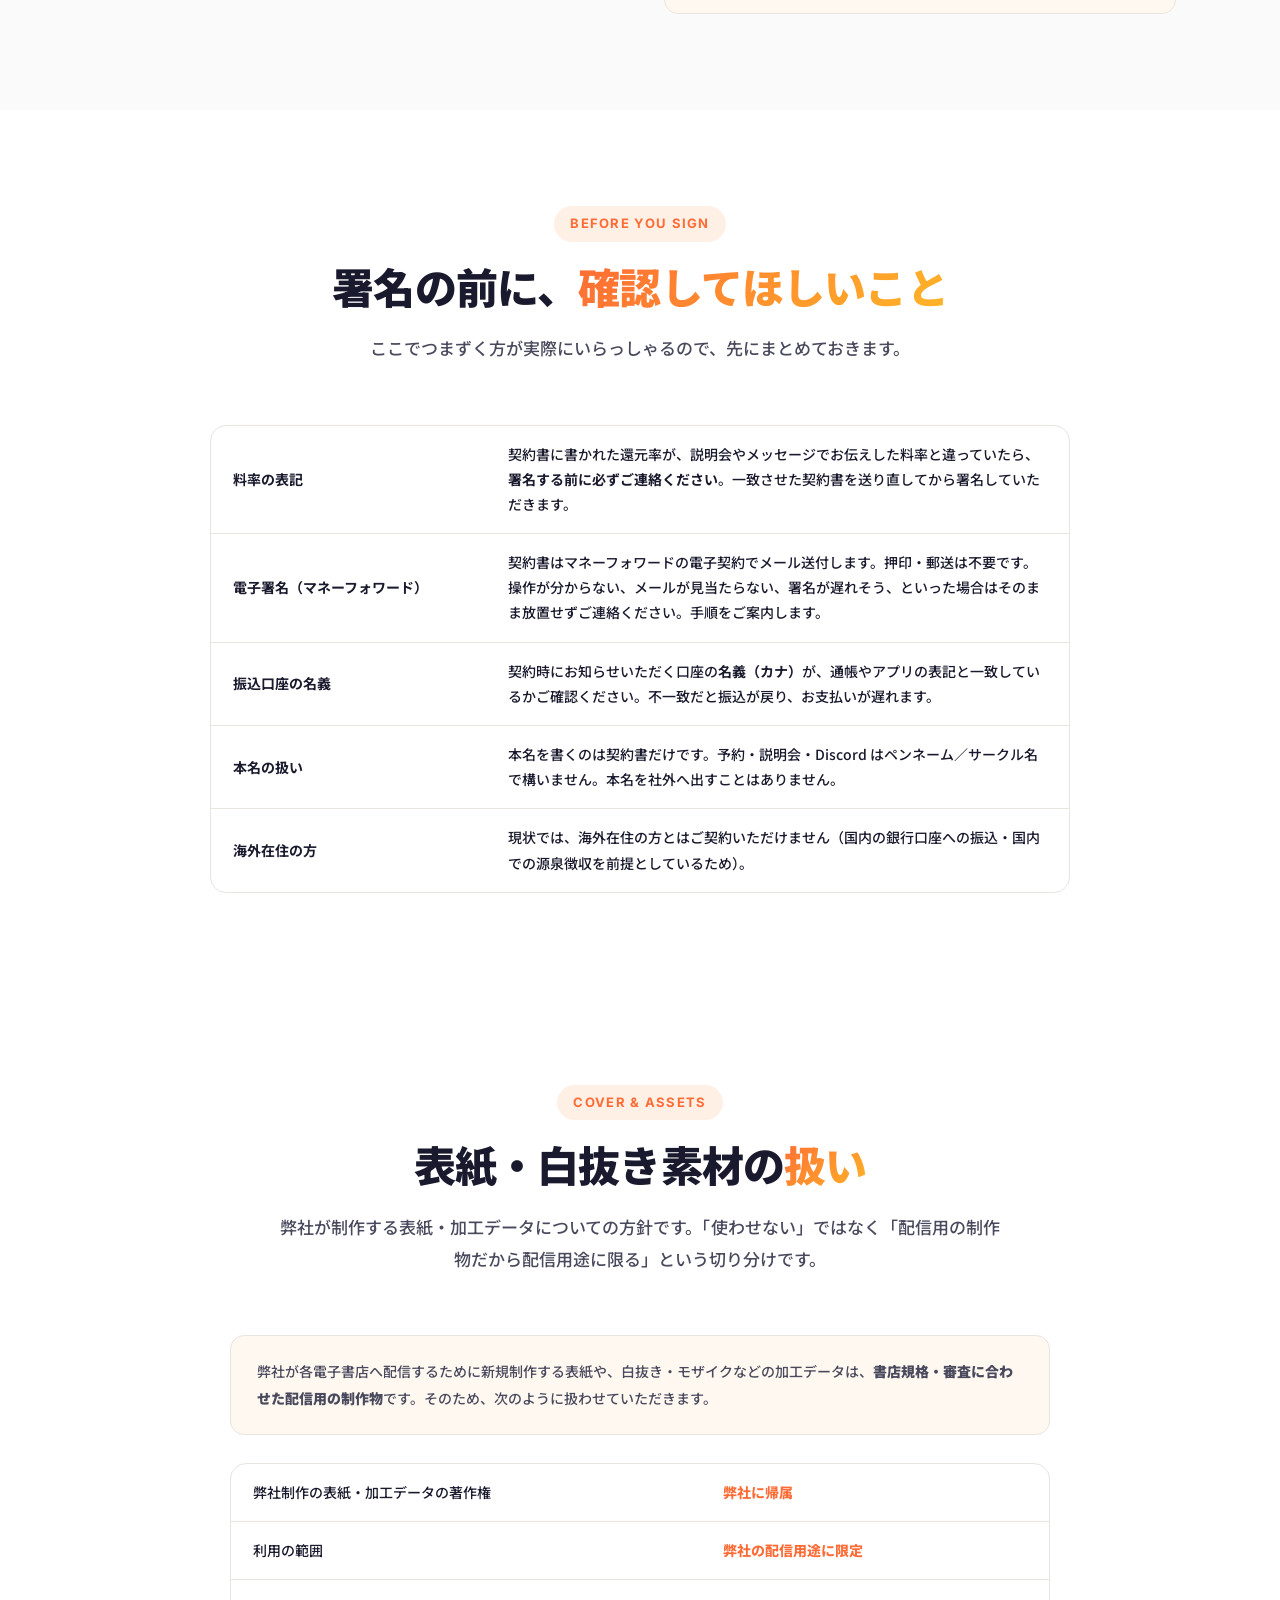
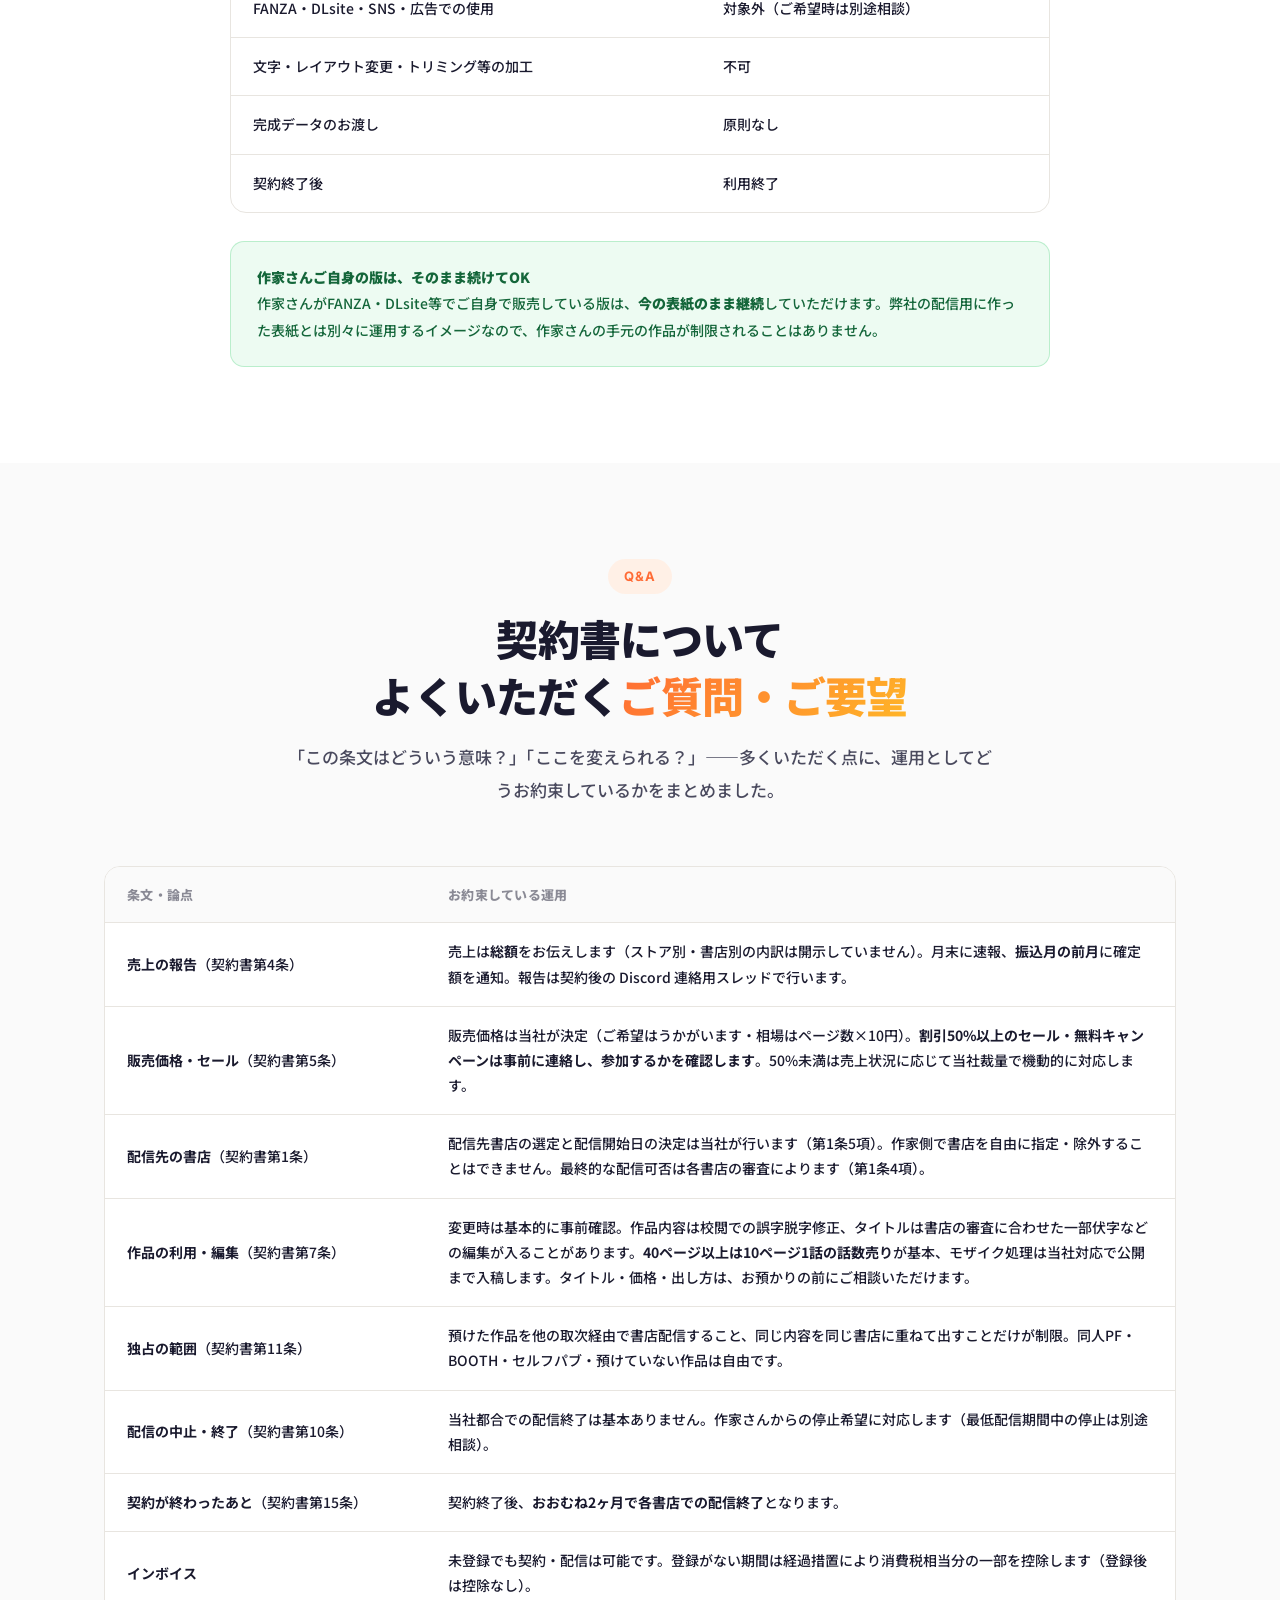
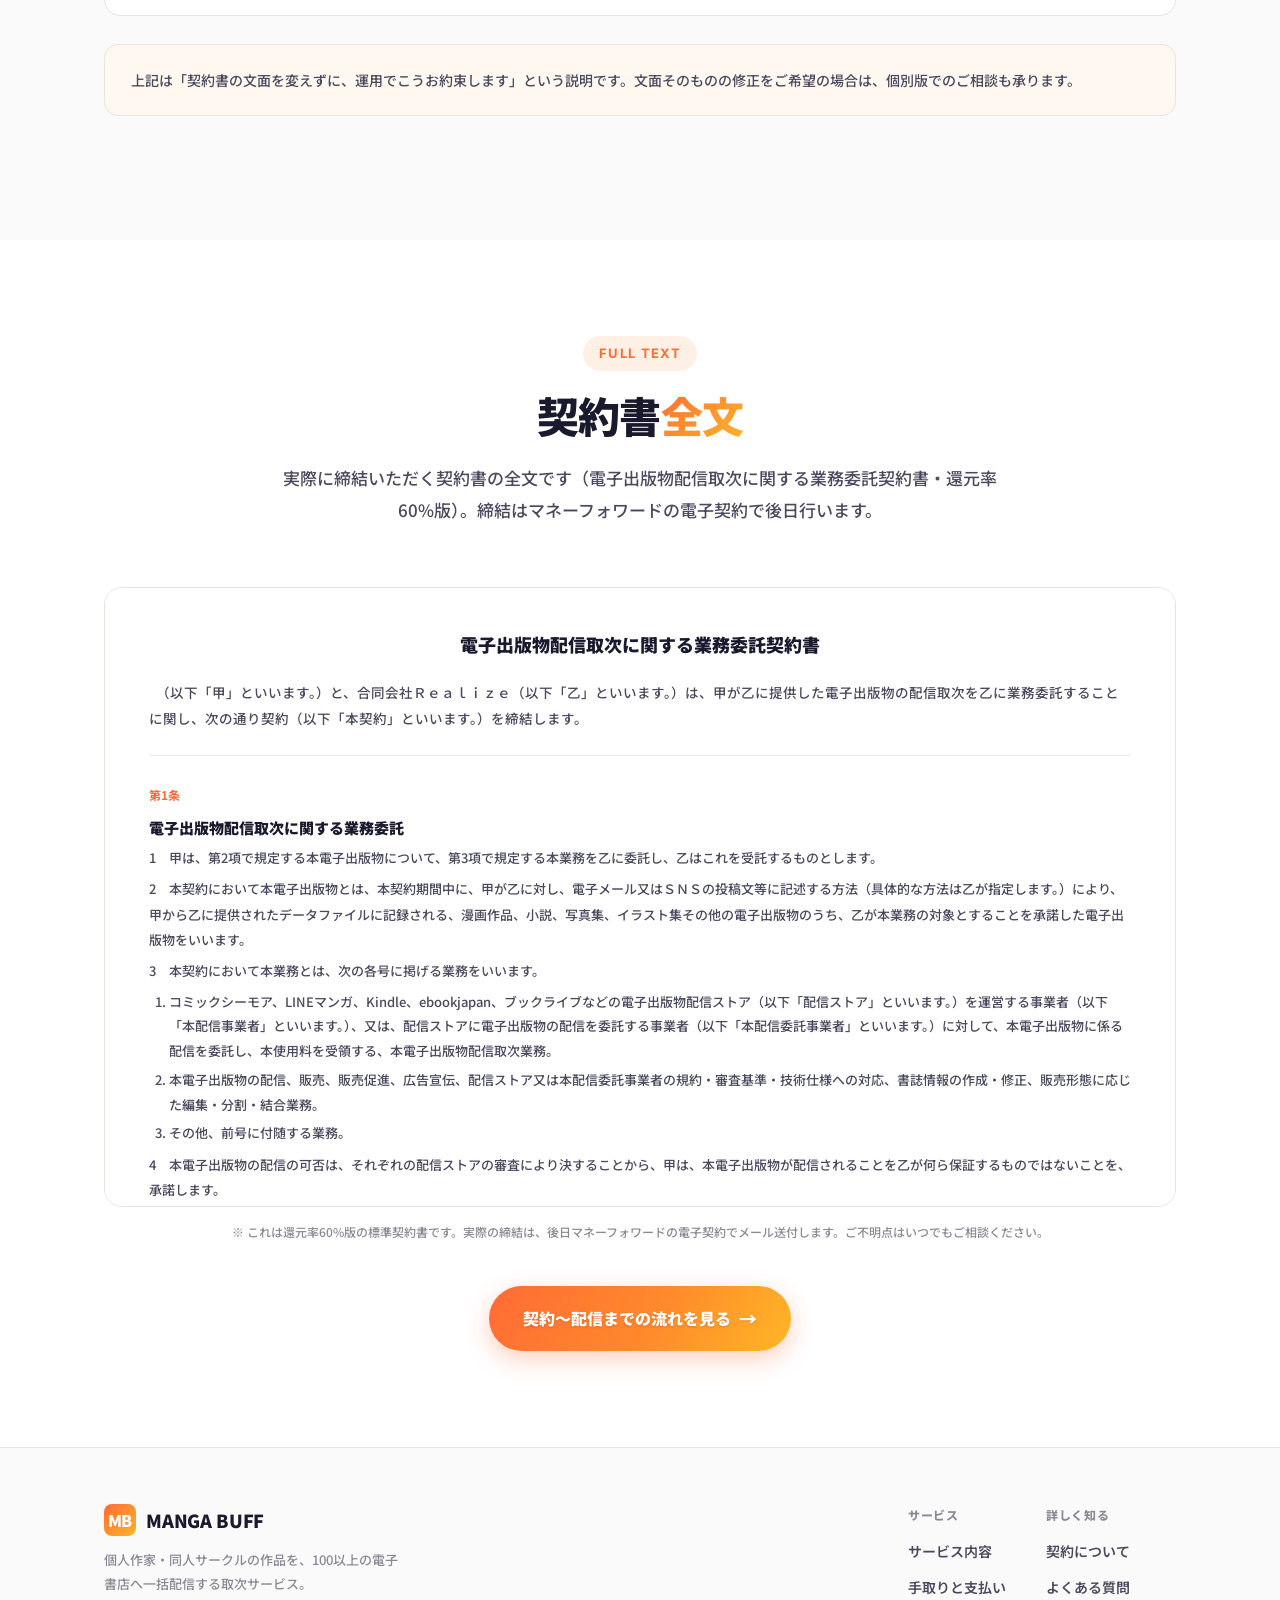
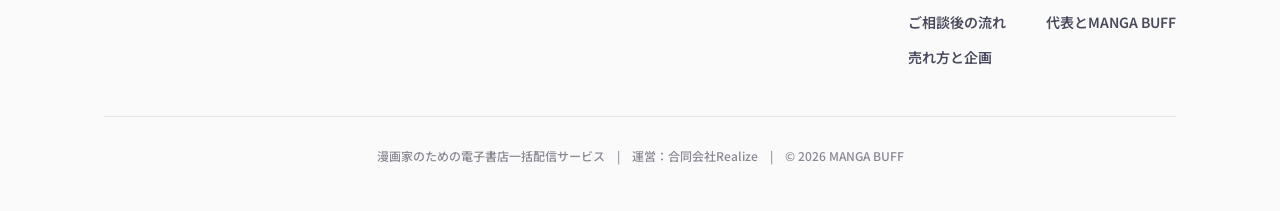
<file: contract.html>
<!DOCTYPE html>
<html lang="ja">
<head>
<meta charset="UTF-8">
<meta name="viewport" content="width=device-width, initial-scale=1.0">
<meta name="robots" content="noindex, nofollow, noarchive, nosnippet">
<title>契約について ｜ MANGA BUFF</title>
<link rel="preconnect" href="https://fonts.googleapis.com">
<link rel="preconnect" href="https://fonts.gstatic.com" crossorigin>
<link href="https://fonts.googleapis.com/css2?family=Noto+Sans+JP:wght@400;500;700;900&family=Inter:wght@400;500;600;700;800&display=swap" rel="stylesheet">
<link rel="stylesheet" href="assets/style.css">
</head>
<body>

<nav class="nav">
  <div class="container nav-inner">
    <a href="index.html" class="logo"><span class="logo-mark">MB</span>MANGA BUFF</a>
    <button class="nav-toggle" aria-label="メニュー"><span></span></button>
    <ul class="nav-menu">
      <li><a href="index.html">ホーム</a></li>
      <li><a href="service.html">サービス内容</a></li>
      <li><a href="money.html">手取りと支払い</a></li>
      <li><a href="contract.html">契約について</a></li>
      <li><a href="flow.html">ご相談後の流れ</a></li>
      <li><a href="sales.html">売れ方と企画</a></li>
      <li><a href="faq.html">よくある質問</a></li>
      <li><a href="about.html">代表の想い</a></li>
    </ul>
    <a href="flow.html" class="nav-cta">相談してみる</a>
  </div>
</nav>

<div class="page-hero">
  <div class="container">
    <span class="eyebrow">CONTRACT</span>
    <h1>契約について</h1>
    <p>契約は「配信代行の業務委託契約」です。契約期間・独占の範囲・価格の決め方・表紙素材の扱い、そして契約書の全文まで、隠さずすべて載せています。「契約書を見せてください」という方は、このページ下部で全文を読めます。</p>
  </div>
</div>

<section class="tight" style="padding-top:36px; padding-bottom:0;">
  <div class="container">
    <div class="kp-grid" style="margin-top:0;">
      <div class="kp">
        <div class="kp-tag">01 ／ 契約期間</div>
        <div class="kp-big">1<small>年</small></div>
        <div class="kp-head">理由は、当社の先行投資</div>
        <p>表紙・電子化・入稿の費用を当社が先に負担（売れなくても作家さんの負担ゼロ）。1年後は3ヶ月前通知で解約可（実質最短13ヶ月）。</p>
      </div>
      <div class="kp">
        <div class="kp-tag">02 ／ 独占の範囲</div>
        <div class="kp-big">預けた<small>作品だけ</small></div>
        <div class="kp-head">他の取次経由で書店配信しない、それだけ</div>
        <p>同人PF・BOOTH・セルフパブ・預けていない作品は自由（契約書第11条）。</p>
      </div>
      <div class="kp">
        <div class="kp-tag">03 ／ 価格</div>
        <div class="kp-big">ページ数<small>×10円</small></div>
        <div class="kp-head">決定は当社、ご希望はうかがいます</div>
        <p>無断で極端な安売りはしません。<a href="#pricing">価格の決め方</a></p>
      </div>
    </div>
    <p class="kp-note">契約書の料率が説明会やメッセージで聞いた料率と違っていたら、<strong>署名前に必ずご連絡ください</strong>。本名を書くのは契約書だけです（予約・説明会はペンネームで可）。契約書の全文は <a href="#full-text" style="color:var(--primary);font-weight:800;">このページの末尾</a> にあります。</p>
  </div>
</section>

<!-- === 契約期間・独占範囲 === -->
<section>
  <div class="container">
    <div class="section-head">
      <span class="section-label">TERMS</span>
      <h2 class="section-title">契約期間・<span class="gradient">独占範囲</span></h2>
      <p class="section-lead">契約は1年。1年のあと、3ヶ月前に通知すれば辞められます。独占は最小限で、作家さんのコントロールを最大限残します。</p>
    </div>
    <div class="solution-grid">
      <div class="solution-card"><div class="solution-icon">📅</div><h3>1年契約・自動更新</h3><p>表紙・電子化・入稿などの先行投資を当社が負担するため、1年を契約期間にしています。1年経過後は3ヶ月前通告で解約可（実質最短13ヶ月）。5年縛り等はありません。</p></div>
      <div class="solution-card"><div class="solution-icon">🔒</div><h3>独占は預けた作品だけ</h3><p>お預けいただいた作品を、他の取次経由で電子書店に配信することだけが制限（契約書第11条）。それ以外は完全自由。</p></div>
      <div class="solution-card"><div class="solution-icon">📚</div><h3>まとめて預けるほど有利</h3><p>作品を多く預けるほど月の手取りは安定し、積み上がります。眠っているバックリストもまとめてお預けいただけます。</p></div>
    </div>

    <h3 class="block-title">契約の期間を、1本の線で</h3>
    <div class="ctl">
      <div class="ctl-track">
        <div class="ctl-node"><b>署名</b><span>電子契約（マネーフォワード）。本名を書くのはここだけ。</span></div>
        <div class="ctl-node"><b>配信開始</b><span>入稿から約1〜2週間で準備し、書店ごとに順次公開。</span></div>
        <div class="ctl-node hi"><b>配信開始から1年</b><span>最低配信期間。この間は配信が続き、条件も同じです。</span></div>
        <div class="ctl-node"><b>1年経過後</b><span>3ヶ月前に通知すれば解約できます（実質最短約13ヶ月）。</span></div>
        <div class="ctl-node"><b>契約終了後</b><span>おおむね2ヶ月で各店の配信終了。売上は終了後1ヶ月以内に精算。</span></div>
      </div>
      <p class="ctl-note">対象は預けた作品だけ。預けていない作品や、FANZA同人・BOOTH・KDP・自サイトでの販売は自由です。5年縛りのような長期の拘束はありません。</p>
    </div>

    <h3 class="block-title">完全に自由にできること</h3>
    <div class="table-wrap">
      <table>
        <tbody>
          <tr><td>お預けいただいていない<strong>別の作品</strong>を他取次で配信</td><td class="mb">✓ 自由</td></tr>
          <tr><td>DLsite（同人PF）</td><td class="mb">✓ 自由（作品問わず）</td></tr>
          <tr><td>FANZA同人</td><td class="mb">✓ 自由（作品問わず）</td></tr>
          <tr><td>BOOTH</td><td class="mb">✓ 自由（作品問わず）</td></tr>
          <tr><td>Kindle Direct Publishing（セルフパブ）</td><td class="mb">✓ 自由（作品問わず）</td></tr>
          <tr><td>自分のウェブサイトでの販売／イベント頒布</td><td class="mb">✓ 自由</td></tr>
        </tbody>
      </table>
    </div>
    <details class="fold">
      <summary>「取次独占」（契約書第11条）を、かみくだくと</summary>
      <div>
      <p>制限されるのは「MANGA BUFF に預けた作品を、ほかの取次を通して電子書店に出すこと」と「預けた作品と同じ内容を、同じ書店に重ねて出すこと」の2つだけです。FANZA同人・DLsite・BOOTH などの同人プラットフォームでの直接販売、Kindle等のセルフパブリッシング、預けていない別作品の他社取次への委託は、すべて自由です。作品Aは他社、作品Bは MANGA BUFF、という使い分けもできます。</p>
      <p>なお、ご自身で販売中の同人版（例：FANZA同人）と、当社が配信する商業版（例：FANZA Books）が同じ運営会社の書店になる場合、同人側の取り下げや専売解除が必要になることがあります。該当しそうな作品は、<strong>お預かりの前に一緒に確認します</strong>（詳細はご相談時に個別にご案内します）。</p>
      </div>
    </details>
    <div class="callout ok">
      <strong>解約したら配信中の作品はどうなる？</strong><br>
      解約しても、配信中の作品は<strong>「配信開始から1年（最低配信期間）」はそのまま配信継続</strong>し、その間も還元率60%等の条件は変わりません。最低配信期間を過ぎた作品は配信を終了します（契約終了後おおむね2ヶ月で各書店の配信が終了）。その間の売上は通常どおり3ヶ月ごとに精算します。契約終了までの売上分は、<strong>契約終了後1ヶ月以内</strong>に精算してお支払いします（当社が事業を停止する場合も、停止後1ヶ月以内に精算します）。
    </div>
  </div>
</section>

<!-- === 価格の決定権 === -->
<section class="bg-soft" id="pricing">
  <div class="container">
    <div class="section-head">
      <span class="section-label">PRICING</span>
      <h2 class="section-title">価格の<span class="gradient">決め方と相場</span></h2>
      <p class="section-lead">「勝手に値下げされない？」「いくらが妥当？」——価格の決め方を正直にお伝えします。</p>
    </div>
    <div class="two-col" style="align-items:start;">
      <div>
        <div class="callout warn" style="margin:0 0 16px;">
          <strong>販売価格は当社が決定します（ご希望はうかがいます）</strong><br>
          制作・配信のコストを先に当社が負担する関係上、契約書上も運用上も、販売価格の最終決定は当社が行います。ご希望は必ずうかがい、市場の相場と大きくずれていなければ反映します。
        </div>
        <div class="callout info" style="margin:0;">
          <strong>相場の目安は「ページ数×10円」</strong><br>
          例：90ページの作品なら約900円。レンタル価格も同じ考え方で設定します。高すぎても安すぎても売れ方が落ちるため、この相場を基準に一緒に決めます。
        </div>
      </div>
      <div>
        <div class="callout ok" style="margin:0 0 16px;">
          <strong>無断で極端な安売りはしません</strong><br>
          値引きが入るのは主に書店主催セールなど、露出が増える形です（割引50%以上・無料キャンペーンは必ず事前確認）。50%未満の値引きは売上状況に応じて当社裁量で機動的に対応することがあります。詳しくは <a href="money.html" style="color:var(--primary);font-weight:800;">手取りと支払いのページ</a> へ。
        </div>
        <div class="callout info" style="margin:0;">
          <strong>まとめると</strong><br>
          「希望は聞く・決定は当社・相場はページ数×10円・無断の極端な安売りはしない」——この設計です。売れるタイトルや価格の考え方は <a href="sales.html" style="color:var(--primary);font-weight:800;">売れ方と企画</a> にまとめています。
        </div>
      </div>
    </div>
  </div>
</section>
<!-- === 署名の前に === -->
<section id="before-sign">
  <div class="container">
    <div class="section-head">
      <span class="section-label">BEFORE YOU SIGN</span>
      <h2 class="section-title">署名の前に、<span class="gradient">確認してほしいこと</span></h2>
      <p class="section-lead">ここでつまずく方が実際にいらっしゃるので、先にまとめておきます。</p>
    </div>
    <div class="table-wrap" style="max-width:860px;margin:0 auto;">
      <table>
        <tbody>
          <tr><td style="width:32%;"><strong>料率の表記</strong></td><td>契約書に書かれた還元率が、説明会やメッセージでお伝えした料率と違っていたら、<strong>署名する前に必ずご連絡ください</strong>。一致させた契約書を送り直してから署名していただきます。</td></tr>
          <tr><td><strong>電子署名（マネーフォワード）</strong></td><td>契約書はマネーフォワードの電子契約でメール送付します。押印・郵送は不要です。操作が分からない、メールが見当たらない、署名が遅れそう、といった場合はそのまま放置せずご連絡ください。手順をご案内します。</td></tr>
          <tr><td><strong>振込口座の名義</strong></td><td>契約時にお知らせいただく口座の<strong>名義（カナ）</strong>が、通帳やアプリの表記と一致しているかご確認ください。不一致だと振込が戻り、お支払いが遅れます。</td></tr>
          <tr><td><strong>本名の扱い</strong></td><td>本名を書くのは契約書だけです。予約・説明会・Discord はペンネーム／サークル名で構いません。本名を社外へ出すことはありません。</td></tr>
          <tr><td><strong>海外在住の方</strong></td><td>現状では、海外在住の方とはご契約いただけません（国内の銀行口座への振込・国内での源泉徴収を前提としているため）。</td></tr>
        </tbody>
      </table>
    </div>
  </div>
</section>
<!-- === 表紙・白抜き素材の扱い === -->
<section>
  <div class="container">
    <div class="section-head">
      <span class="section-label">COVER &amp; ASSETS</span>
      <h2 class="section-title">表紙・白抜き素材の<span class="gradient">扱い</span></h2>
      <p class="section-lead">弊社が制作する表紙・加工データについての方針です。「使わせない」ではなく「配信用の制作物だから配信用途に限る」という切り分けです。</p>
    </div>

    <div class="callout info" style="max-width:820px;margin:0 auto 28px;">
      弊社が各電子書店へ配信するために新規制作する表紙や、白抜き・モザイクなどの加工データは、<strong>書店規格・審査に合わせた配信用の制作物</strong>です。そのため、次のように扱わせていただきます。
    </div>

    <div class="table-wrap" style="max-width:820px;margin:0 auto;">
      <table>
        <tbody>
          <tr><td>弊社制作の表紙・加工データの著作権</td><td class="mb">弊社に帰属</td></tr>
          <tr><td>利用の範囲</td><td class="mb">弊社の配信用途に限定</td></tr>
          <tr><td>FANZA・DLsite・SNS・広告での使用</td><td>対象外（ご希望時は別途相談）</td></tr>
          <tr><td>文字・レイアウト変更・トリミング等の加工</td><td>不可</td></tr>
          <tr><td>完成データのお渡し</td><td>原則なし</td></tr>
          <tr><td>契約終了後</td><td>利用終了</td></tr>
        </tbody>
      </table>
    </div>

    <div class="callout ok" style="max-width:820px;margin:28px auto 0;">
      <strong>作家さんご自身の版は、そのまま続けてOK</strong><br>
      作家さんがFANZA・DLsite等でご自身で販売している版は、<strong>今の表紙のまま継続</strong>していただけます。弊社の配信用に作った表紙とは別々に運用するイメージなので、作家さんの手元の作品が制限されることはありません。
    </div>
  </div>
</section>

<!-- === よくある変更希望への回答 === -->
<section class="bg-soft">
  <div class="container">
    <div class="section-head">
      <span class="section-label">Q&amp;A</span>
      <h2 class="section-title">契約書について<br>よくいただく<span class="gradient">ご質問・ご要望</span></h2>
      <p class="section-lead">「この条文はどういう意味？」「ここを変えられる？」——多くいただく点に、運用としてどうお約束しているかをまとめました。</p>
    </div>
    <div class="table-wrap">
      <table>
        <thead><tr><th style="width:30%;">条文・論点</th><th>お約束している運用</th></tr></thead>
        <tbody>
          <tr><td><strong>売上の報告</strong>（契約書第4条）</td><td>売上は<strong>総額</strong>をお伝えします（ストア別・書店別の内訳は開示していません）。月末に速報、<strong>振込月の前月</strong>に確定額を通知。報告は契約後の Discord 連絡用スレッドで行います。</td></tr>
          <tr><td><strong>販売価格・セール</strong>（契約書第5条）</td><td>販売価格は当社が決定（ご希望はうかがいます・相場はページ数×10円）。<strong>割引50%以上のセール・無料キャンペーンは事前に連絡し、参加するかを確認します</strong>。50%未満は売上状況に応じて当社裁量で機動的に対応します。</td></tr>
          <tr><td><strong>配信先の書店</strong>（契約書第1条）</td><td>配信先書店の選定と配信開始日の決定は当社が行います（第1条5項）。作家側で書店を自由に指定・除外することはできません。最終的な配信可否は各書店の審査によります（第1条4項）。</td></tr>
          <tr><td><strong>作品の利用・編集</strong>（契約書第7条）</td><td>変更時は基本的に事前確認。作品内容は校閲での誤字脱字修正、タイトルは書店の審査に合わせた一部伏字などの編集が入ることがあります。<strong>40ページ以上は10ページ1話の話数売り</strong>が基本、モザイク処理は当社対応で公開まで入稿します。タイトル・価格・出し方は、お預かりの前にご相談いただけます。</td></tr>
          <tr><td><strong>独占の範囲</strong>（契約書第11条）</td><td>預けた作品を他の取次経由で書店配信すること、同じ内容を同じ書店に重ねて出すことだけが制限。同人PF・BOOTH・セルフパブ・預けていない作品は自由です。</td></tr>
          <tr><td><strong>配信の中止・終了</strong>（契約書第10条）</td><td>当社都合での配信終了は基本ありません。作家さんからの停止希望に対応します（最低配信期間中の停止は別途相談）。</td></tr>
          <tr><td><strong>契約が終わったあと</strong>（契約書第15条）</td><td>契約終了後、<strong>おおむね2ヶ月で各書店での配信終了</strong>となります。</td></tr>
          <tr><td><strong>インボイス</strong></td><td>未登録でも契約・配信は可能です。登録がない期間は経過措置により消費税相当分の一部を控除します（登録後は控除なし）。</td></tr>
        </tbody>
      </table>
    </div>
    <div class="callout info" data-pdf="skip">上記は「契約書の文面を変えずに、運用でこうお約束します」という説明です。文面そのものの修正をご希望の場合は、個別版でのご相談も承ります。</div>
  </div>
</section>

<!-- === 契約書全文 === -->
<section id="full-text" data-pdf="skip">
  <div class="container">
    <div class="section-head">
      <span class="section-label">FULL TEXT</span>
      <h2 class="section-title">契約書<span class="gradient">全文</span></h2>
      <p class="section-lead">実際に締結いただく契約書の全文です（電子出版物配信取次に関する業務委託契約書・還元率60%版）。締結はマネーフォワードの電子契約で後日行います。</p>
    </div>

    <div class="contract-doc">
      <div class="doc-title">電子出版物配信取次に関する業務委託契約書</div>
      <p class="doc-intro">　（以下「甲」といいます。）と、合同会社Ｒｅａｌｉｚｅ（以下「乙」といいます。）は、甲が乙に提供した電子出版物の配信取次を乙に業務委託することに関し、次の通り契約（以下「本契約」といいます。）を締結します。</p>

      <div class="contract-article">
        <div class="art-sub">第1条</div>
        <h4>電子出版物配信取次に関する業務委託</h4>
        <p>1　甲は、第2項で規定する本電子出版物について、第3項で規定する本業務を乙に委託し、乙はこれを受託するものとします。</p>
        <p>2　本契約において本電子出版物とは、本契約期間中に、甲が乙に対し、電子メール又はＳＮＳの投稿文等に記述する方法（具体的な方法は乙が指定します。）により、甲から乙に提供されたデータファイルに記録される、漫画作品、小説、写真集、イラスト集その他の電子出版物のうち、乙が本業務の対象とすることを承諾した電子出版物をいいます。</p>
        <p>3　本契約において本業務とは、次の各号に掲げる業務をいいます。</p>
        <ol>
          <li>コミックシーモア、LINEマンガ、Kindle、ebookjapan、ブックライブなどの電子出版物配信ストア（以下「配信ストア」といいます。）を運営する事業者（以下「本配信事業者」といいます。）、又は、配信ストアに電子出版物の配信を委託する事業者（以下「本配信委託事業者」といいます。）に対して、本電子出版物に係る配信を委託し、本使用料を受領する、本電子出版物配信取次業務。</li>
          <li>本電子出版物の配信、販売、販売促進、広告宣伝、配信ストア又は本配信委託事業者の規約・審査基準・技術仕様への対応、書誌情報の作成・修正、販売形態に応じた編集・分割・結合業務。</li>
          <li>その他、前号に付随する業務。</li>
        </ol>
        <p>4　本電子出版物の配信の可否は、それぞれの配信ストアの審査により決することから、甲は、本電子出版物が配信されることを乙が何ら保証するものではないことを、承諾します。</p>
        <p>5　乙は、本電子出版物を配信する配信ストアを選択し、本電子出版物の配信開始日を決定できるものとし、甲はこの選択及び決定に異議を述べないものとします。</p>
      </div>

      <div class="contract-article">
        <div class="art-sub">第2条</div>
        <h4>作品の提供・承認</h4>
        <p>1　本契約に定める本電子出版物の甲から乙への提供は、甲が乙に対し電子メール等の書面により作品データおよび関連情報を通知し、乙が書面により受領・承認の意思表示をした時点で成立するものとします。</p>
        <p>2　前項の承認後、甲は乙の書面による同意なく当該作品の提供を撤回することはできないものとします。</p>
        <p>3　前項にかかわらず、乙が承認から90日以内に配信準備作業（EPUB制作、書誌情報入力、書店への配信許諾申請のいずれか）に着手しない場合は、甲は書面により作品提供を撤回することができるものとします。</p>
      </div>

      <div class="contract-article">
        <div class="art-sub">第2条の2</div>
        <h4>甲の協力義務</h4>
        <p>1　本電子出版物の甲から乙への提供がされた後、乙が本電子出版物の配信準備その他本業務の遂行に必要な事項（書誌情報、表紙、奥付、配信ストアの選定、年齢制限区分、配信開始日その他配信に必要な確認事項を含む。）について甲に対し連絡を行った場合、甲は、当該連絡を受領した日から7日以内に乙に回答するものとします。「回答」とは、乙の連絡内容に対する承認、拒否又は具体的な修正の意思表示をいい、単なる受領確認、検討中である旨その他結論を留保する意思表示はこれを含みません。</p>
        <p>2　甲が前項に定める期間内に回答しない場合、乙は甲に対し再度回答を促すものとし、当該再度の催告から3日以内になお回答がないときは、甲が乙に対し本電子出版物の配信に必要な手続を進めることを委ねたものとみなします。この場合、乙は自らの判断で配信に必要な手続を進めることができ、甲は乙の決定に異議を述べることができないものとします。</p>
      </div>

      <div class="contract-article">
        <div class="art-sub">第3条</div>
        <h4>生成ＡＩ利用の有無の申告</h4>
        <p>甲は、本業務の対象とすることを希望する電子出版物が生成ＡＩを利用して制作された内容を含む場合は、当該電子出版物を記録するデータファイルを乙に提供するときに、その旨を乙に申告するものとします。</p>
      </div>

      <div class="contract-article">
        <div class="art-sub">第4条</div>
        <h4>還元金</h4>
        <p>1　乙は、本配信事業者及び本配信委託事業者から受領する本使用料から、乙の本業務に係る業務委託料40％（税込み）を差し引き、本使用料の金額に60％の割合を乗じて計算する金額に相当する金員（以下「還元金」といいます。）を甲に支払うものとします。</p>
        <p>2　乙は、四半期毎（7月、10月、1月、4月各末日締切）に還元金の金額を計算し、各四半期末の翌月末日に当該金額を甲に通知し、各四半期末から起算して4ヶ月後の末日に甲が別途指定する銀行口座に振り込む方法にて支払うものとします。なお、振込手数料は乙が負担するものとします。</p>
        <p>3　乙は四半期毎の還元金の金額が金1万円未満の場合、翌四半期に繰り越して支払うことができるものとします。</p>
        <p>4　甲が個人口座を支払先として指定する場合、乙は還元金の支払いに際し、所得税法その他関係法令に基づく源泉徴収を行い、源泉徴収税額を控除した金額を甲に支払うものとします。</p>
      </div>

      <div class="contract-article">
        <div class="art-sub">第4条の2</div>
        <h4>消費税および適格請求書発行事業者</h4>
        <p>1　前条に基づき乙が甲に支払う還元金の金額には、消費税及び地方消費税（以下「消費税等」といいます。）相当額を含むものとします。</p>
        <p>2　甲は、適格請求書発行事業者の登録の有無、登録番号、及び登録状況の変更について、乙に対し速やかに通知するものとします。</p>
        <p>3　甲が適格請求書発行事業者でない場合、乙は、還元金の金額のうち、経過措置により乙が仕入税額控除を受けられない部分の消費税等相当額を、当該支払額から減額して支払うことができるものとします。減額の割合は、消費税法等の経過措置に従います。</p>
        <p>4　甲が本契約期間中に適格請求書発行事業者の登録を受けた場合、登録番号を乙に通知した日の属する四半期の翌四半期分の支払いから、前項の減額を停止します。</p>
        <p>5　乙は、還元金の支払いに関し、仕入明細書（以下「支払通知書」といいます。）を作成し、甲に交付します。</p>
        <p>6　甲は、支払通知書の記載内容に異議がある場合、受領後14日以内に乙に通知するものとします。当該期間内に異議の通知がない場合、甲は記載内容を承諾したものとみなします。</p>
      </div>

      <div class="contract-article">
        <div class="art-sub">第5条</div>
        <h4>販売価格</h4>
        <p>1　配信ストアにおける本電子出版物の販売価格は、乙が決定します。</p>
        <p>2　乙は、配信ストアにおけるセール販売等に対応する場合、販売状況の改善などの必要がある場合、本電子出版物の販売価格を変更することができるものとします。</p>
        <p>3　乙は、事前に甲に対して販売価格の目安等を示す場合がありますが、当該販売価格は目安に過ぎず、拘束されないものとします。</p>
      </div>

      <div class="contract-article">
        <div class="art-sub">第6条</div>
        <h4>表紙、奥付</h4>
        <p>1　甲は、本電子出版物の配信に必要な、表紙及び奥付（以下「本表紙等」といいます。）に関するデータファイルを作成し、乙に提供するものとします。</p>
        <p>2　前項にかかわらず、甲は、本表紙等、及び本表紙等データファイルの作成を乙に委託することができます。</p>
      </div>

      <div class="contract-article">
        <div class="art-sub">第7条</div>
        <h4>電子出版物に係る著作物等の利用等</h4>
        <p>1　本電子出版物の配信を行うために必要な範囲（販売促進を目的とする場合も含みます。）において、甲は、乙、本配信事業者及び本配信委託事業者が本著作物を利用及び改変すること、及び本電子出版物の題号を改変することを許諾します。</p>
        <p>2　配信に必要な基準及び規格に適合させるために必要な範囲において、乙は、甲の許諾を得ることなく、本電子出版物のデータファイル及び本表紙等データファイルを修正及び改変することができるものとします。</p>
        <p>3　乙は、甲の個別の承諾を得ることなく、次の各号に定める行為を行うことができるものとします。</p>
        <ol>
          <li>規約・審査基準・技術仕様に適合させるための、トリミング、リサイズ、形式変換、画質調整、文字情報の修正、奥付・書誌情報の追加又は修正その他の技術的・形式的修正。</li>
          <li>規約・審査基準・法令上の要請に対応するための、白塗り、黒塗り、モザイク処理、ぼかし処理、切除、差替えその他これらに類する修正。</li>
          <li>単話販売、巻単位販売、話数分割販売、合本版、分冊版、試し読み版、サンプル版その他販売形態に応じた編集、分割、結合又は再構成。</li>
          <li>販売促進・広告宣伝のための、紹介画像、バナー、サムネイル、試し読み、告知文、広告素材その他の販促素材としての利用。</li>
          <li>前各号に付随し又は関連する一切の行為。</li>
        </ol>
        <p>4　前項に基づく修正等は、本業務の遂行・販売促進・規約対応その他合理的な必要性がある範囲で行うものとし、乙は、本電子出版物の内容又は著作者の名誉若しくは声望を不当に害する態様でこれを行わないものとします。</p>
        <p>5　甲は、本条に基づく利用等について、著作者人格権を行使せず、また著作者が甲以外に存在する場合には、当該著作者をして著作者人格権を行使させないものとします。</p>
      </div>

      <div class="contract-article">
        <div class="art-sub">第8条</div>
        <h4>保証</h4>
        <p>1　甲は、本著作物に係る著作権（著作権法第27条及び第28条に規定する権利を含みます。）など、本契約を締結するに必要な一切の権利及び権限を有することを保証します。</p>
        <p>2　甲は、本電子出版物の内容が、第三者の著作権、商標権、プライバシー権、名誉権、パブリシティ権その他いかなる権利をも侵害しないことを保証します。</p>
        <p>3　甲は、本電子出版物が法令に違反する内容を含まないことを保証します。</p>
        <p>4　万一、本電子出版物に関して第三者から権利の主張・異議・苦情・損害賠償請求等（以下「紛争等」といいます。）がなされた場合、甲は、紛争等が乙の責めに帰すべき事由である場合を除き、訴訟費用を含むすべての費用を負担して責任をもって対処・解決するものとし、乙に迷惑及び損害をかけないものとします。この場合、甲は対処・解決方法を乙と事前に合意のうえ対応し、進捗を乙に連絡します。</p>
        <p>5　甲は、乙が第7条に基づき利用等を行うことについて、第三者の権利を侵害せず、甲以外の著作者・共同著作者・原作者・作画担当者・出版社その他権利者から異議を受けないために必要な権利及び権限を有していることを保証します。</p>
      </div>

      <div class="contract-article">
        <div class="art-sub">第9条</div>
        <h4>著作者人格権</h4>
        <p>1　甲は、本著作物に係る著作者人格権を行使せず、また著作者が甲の他にいる場合、当該著作者に行使させないことを保証します。</p>
        <p>2　前項にかかわらず、乙が甲に対し当該著作者人格権の行使を要請した場合、甲は、当該著作者がこれに応じることを保証します。</p>
      </div>

      <div class="contract-article">
        <div class="art-sub">第10条</div>
        <h4>配信の中止又は終了</h4>
        <p>1　甲は、本電子出版物の配信が、乙、本配信事業者又は本配信委託事業者の都合により、甲の承諾を得ることなく中止又は終了する場合があることを承諾します。</p>
        <p>2　甲は、最低配信期間中、甲の都合による本電子出版物の配信の停止を求めることができません。最低配信期間は、当該本電子出版物の配信の開始日から1年間とします。</p>
      </div>

      <div class="contract-article">
        <div class="art-sub">第11条</div>
        <h4>取次独占・禁止事項</h4>
        <p>甲は、乙に提供し乙が承諾した本電子出版物（以下「本作品」といいます。）について、本契約の有効期間中、乙以外の取次事業者を通じて配信ストアに対する配信許諾を行わず、また、本作品が配信された後においても、自ら又は乙以外の事業者を介して、同一の配信ストアに対して同一の内容の電子出版物の配信を委託してはならないものとします。</p>
      </div>

      <div class="contract-article">
        <div class="art-sub">第12条</div>
        <h4>権利・義務の移転</h4>
        <p>甲及び乙は、本契約に基づき相手方に対して有する権利又は負う義務の全部又は一部を、第三者に譲渡し、承継させ、又は担保に供してはならないものとします。</p>
      </div>

      <div class="contract-article">
        <div class="art-sub">第13条</div>
        <h4>守秘義務</h4>
        <p>1　甲及び乙は、本契約の存在及び内容、並びに本業務の遂行において相手方から提供又は開示された一切の情報（原稿、ネーム、未公開資料、作画素材、生成ＡＩ用プロンプト・ワークフロー・シード値その他の生成パラメータ等を含む。以下「秘密情報」といいます。）を、第三者に開示・漏洩・提供してはならず、本業務の遂行以外の目的に使用してはならないものとします。ただし、①本配信事業者・本配信委託事業者への業務上必要な開示、②税理士・公認会計士・弁護士その他専門家への業務上必要な範囲での相談、③法令上必要な開示は例外とします。</p>
        <p>2　乙は、秘密情報を、乙又は第三者の生成ＡＩの学習データ、データセット、その他本業務の遂行以外の目的に使用してはならないものとします。</p>
        <p>3　本契約終了後又は本作品の配信終了後、相手方から要請があった場合、当事者は合理的な範囲で秘密情報を記録したデータを削除し、その完了を通知します。ただし、社内規程に基づくバックアップ、システムログ、法令上保存義務のあるデータはこの限りではありません。</p>
        <p>4　本条の義務は、本契約終了後又は本作品の配信終了後、いずれか遅い日から5年間存続します。</p>
        <p>5　当事者が本条に故意又は重過失により違反した場合、相手方は催告の上、本契約を解除でき、違反者は相手方に対し当該違反により現実に生じた直接損害を賠償するものとします。</p>
      </div>

      <div class="contract-article">
        <div class="art-sub">第14条</div>
        <h4>反社会的勢力排除</h4>
        <p>1　甲及び乙は、自らが反社会的勢力でないこと、反社会的勢力を利用しないこと、反社会的勢力を名乗るなどして相手方の名誉・信用を毀損し又は業務妨害・不当要求を行わないこと、及び自らの主要な出資者又は役職員が反社会的勢力の構成員でないことを表明・保証します。</p>
        <p>2　甲又は乙が本条に定める義務に違反した場合、相手方は催告その他何らの手続きを要することなく、直ちに本契約の全部又は一部を解除することができます。</p>
      </div>

      <div class="contract-article">
        <div class="art-sub">第15条</div>
        <h4>契約期間</h4>
        <p>1　本契約の期間は、本契約締結日以後1年間とし、期間終了の3ヶ月前までに、甲乙いずれからも契約更新拒絶の意思表示がない場合は、同一条件により更に1年間契約は更新されたものとし、その後も同様とします。</p>
        <p>2　前項にかかわらず、本契約締結日から1年を経過した場合、甲は、3ヶ月前に乙に対し書面で通知することにより、本契約を解約することができます。</p>
        <p>3　第1項にかかわらず、乙は、自らの事情により本業務に係るサービスを中止又は終了したときは、本契約を解約することができます。</p>
        <p>4　契約期間の終了にかかわらず、終了日の時点で配信済みの本電子出版物のうち、最低配信期間経過前のものについては、別途の書面による合意がある場合を除き、最低配信期間が経過するまで、当該本電子出版物に関してのみ本契約の条件が引き続き適用されます。</p>
      </div>

      <div class="contract-article">
        <div class="art-sub">第16条</div>
        <h4>契約終了後の措置</h4>
        <p>本契約終了後においても、以下の各条項の定めは、なお有効に存続するものとします。第8条（保証）／第10条（配信の中止又は終了）／第13条（守秘義務）／第14条（反社会的勢力排除）／本条（契約終了後の措置）／第18条（裁判管轄）。</p>
      </div>

      <div class="contract-article">
        <div class="art-sub">第17条</div>
        <h4>規定外事項</h4>
        <p>1　本契約に定めのない事項若しくは疑義が生じた場合、甲、乙誠意をもって協議し、解決するものとします。</p>
        <p>2　本契約締結後における消費税法その他関連法令の改正により、本契約の内容に重大な影響が生じた場合、甲及び乙は、契約内容の変更について誠実に協議するものとします。</p>
      </div>

      <div class="contract-article">
        <div class="art-sub">第18条</div>
        <h4>裁判管轄</h4>
        <p>前条の協議にもかかわらず、本契約に関し甲乙間に紛争が発生した場合には、東京地方裁判所又は東京簡易裁判所を第一審の専属的合意管轄裁判所とします。</p>
      </div>

      <p class="doc-note">本契約の成立を証するため、本書の電磁的記録を作成し、甲乙合意の後電子署名を施し、各自その電磁的記録を保管します。<br>乙：東京都渋谷区宇田川町34番5号 サイトービルⅢ5階　合同会社Ｒｅａｌｉｚｅ　代表社員　竹内 星陽</p>
    </div>
    <p class="doc-note" style="text-align:center;">※ これは還元率60%版の標準契約書です。実際の締結は、後日マネーフォワードの電子契約でメール送付します。ご不明点はいつでもご相談ください。</p>

    <div style="text-align:center; margin-top:44px;">
      <a href="flow.html" class="btn-primary">契約〜配信までの流れを見る</a>
    </div>
  </div>
</section>

<footer>
  <div class="container">
    <div class="footer-grid">
      <div>
        <div class="footer-logo"><span class="logo-mark">MB</span>MANGA BUFF</div>
        <p class="footer-tagline">個人作家・同人サークルの作品を、100以上の電子書店へ一括配信する取次サービス。</p>
      </div>
      <div class="footer-links">
        <div class="footer-col">
          <h5>サービス</h5>
          <a href="service.html">サービス内容</a>
          <a href="money.html">手取りと支払い</a>
          <a href="flow.html">ご相談後の流れ</a>
          <a href="sales.html">売れ方と企画</a>
        </div>
        <div class="footer-col">
          <h5>詳しく知る</h5>
          <a href="contract.html">契約について</a>
          <a href="faq.html">よくある質問</a>
          <a href="about.html">代表とMANGA BUFF</a>
        </div>
      </div>
    </div>
    <p class="footer-meta">漫画家のための電子書店一括配信サービス　|　運営：合同会社Realize　|　© 2026 MANGA BUFF</p>
  </div>
</footer>

<script src="assets/site.js"></script>
</body>
</html>
</file>
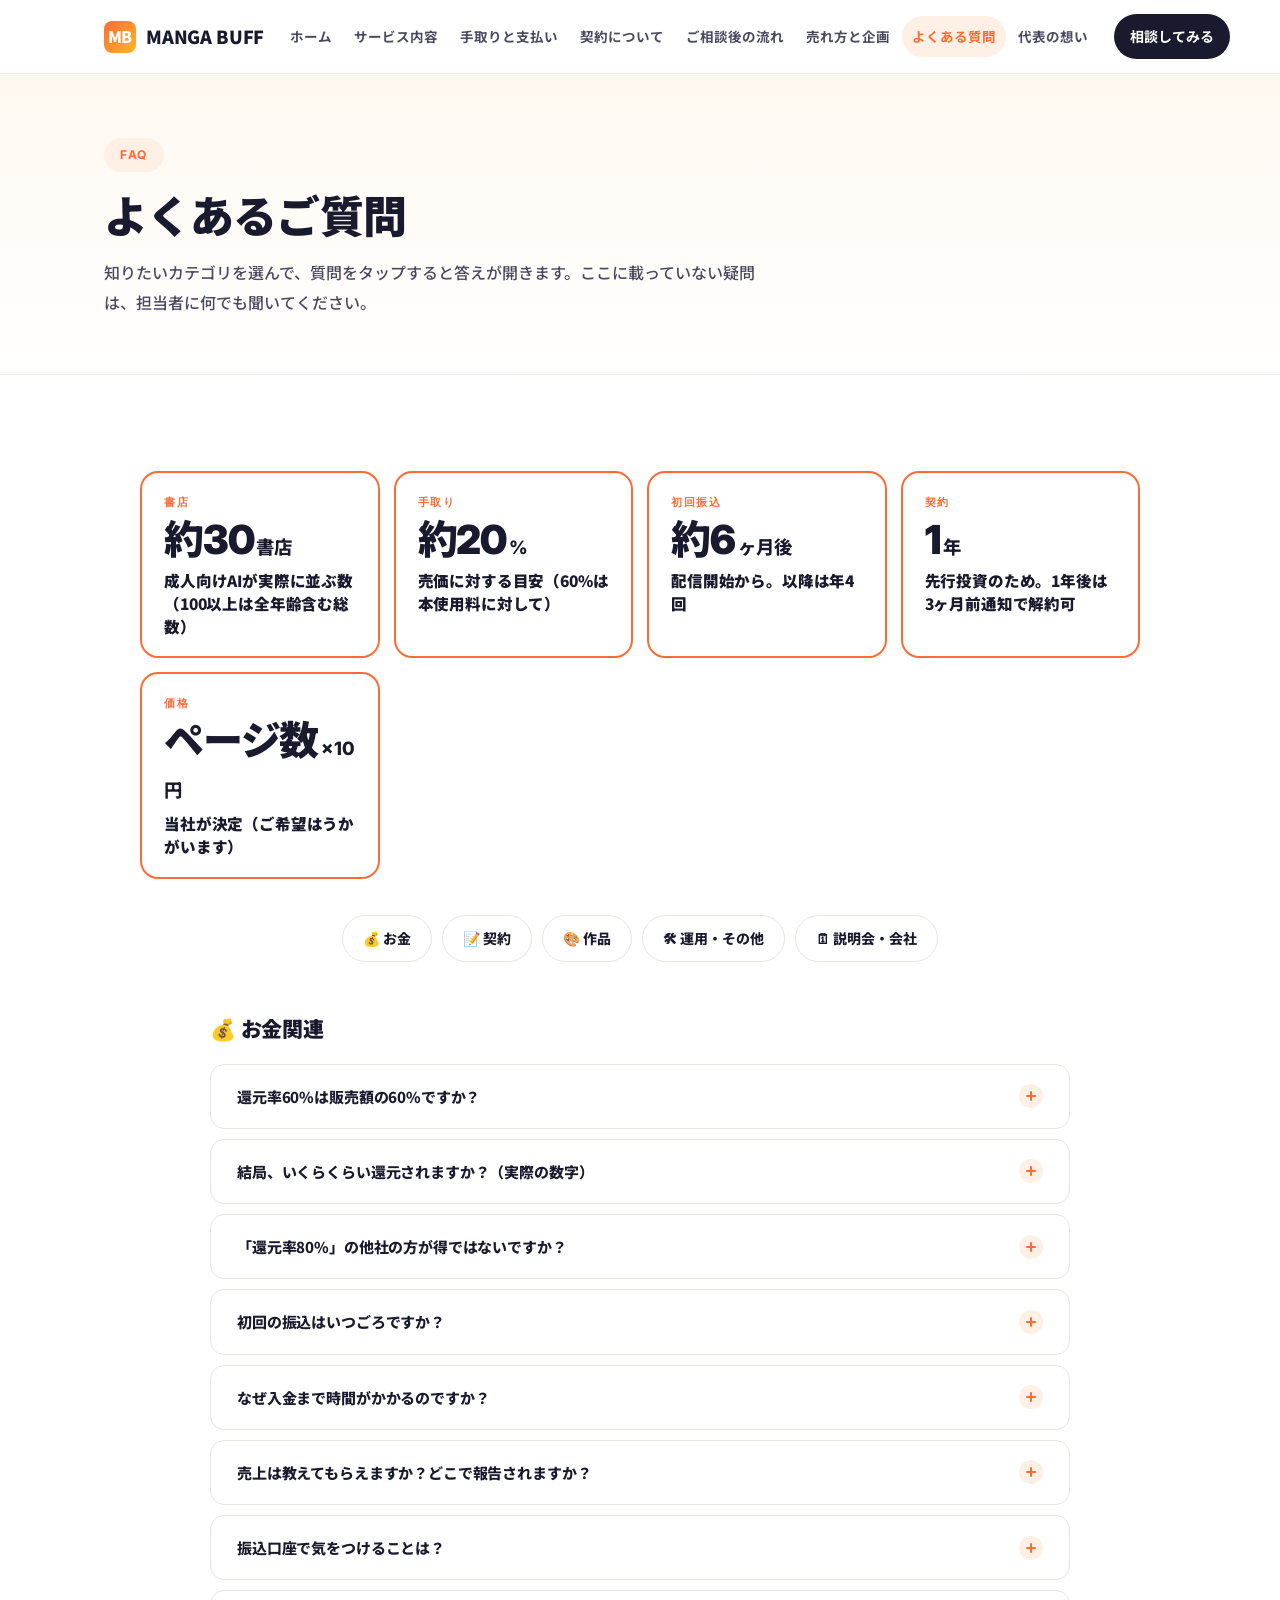
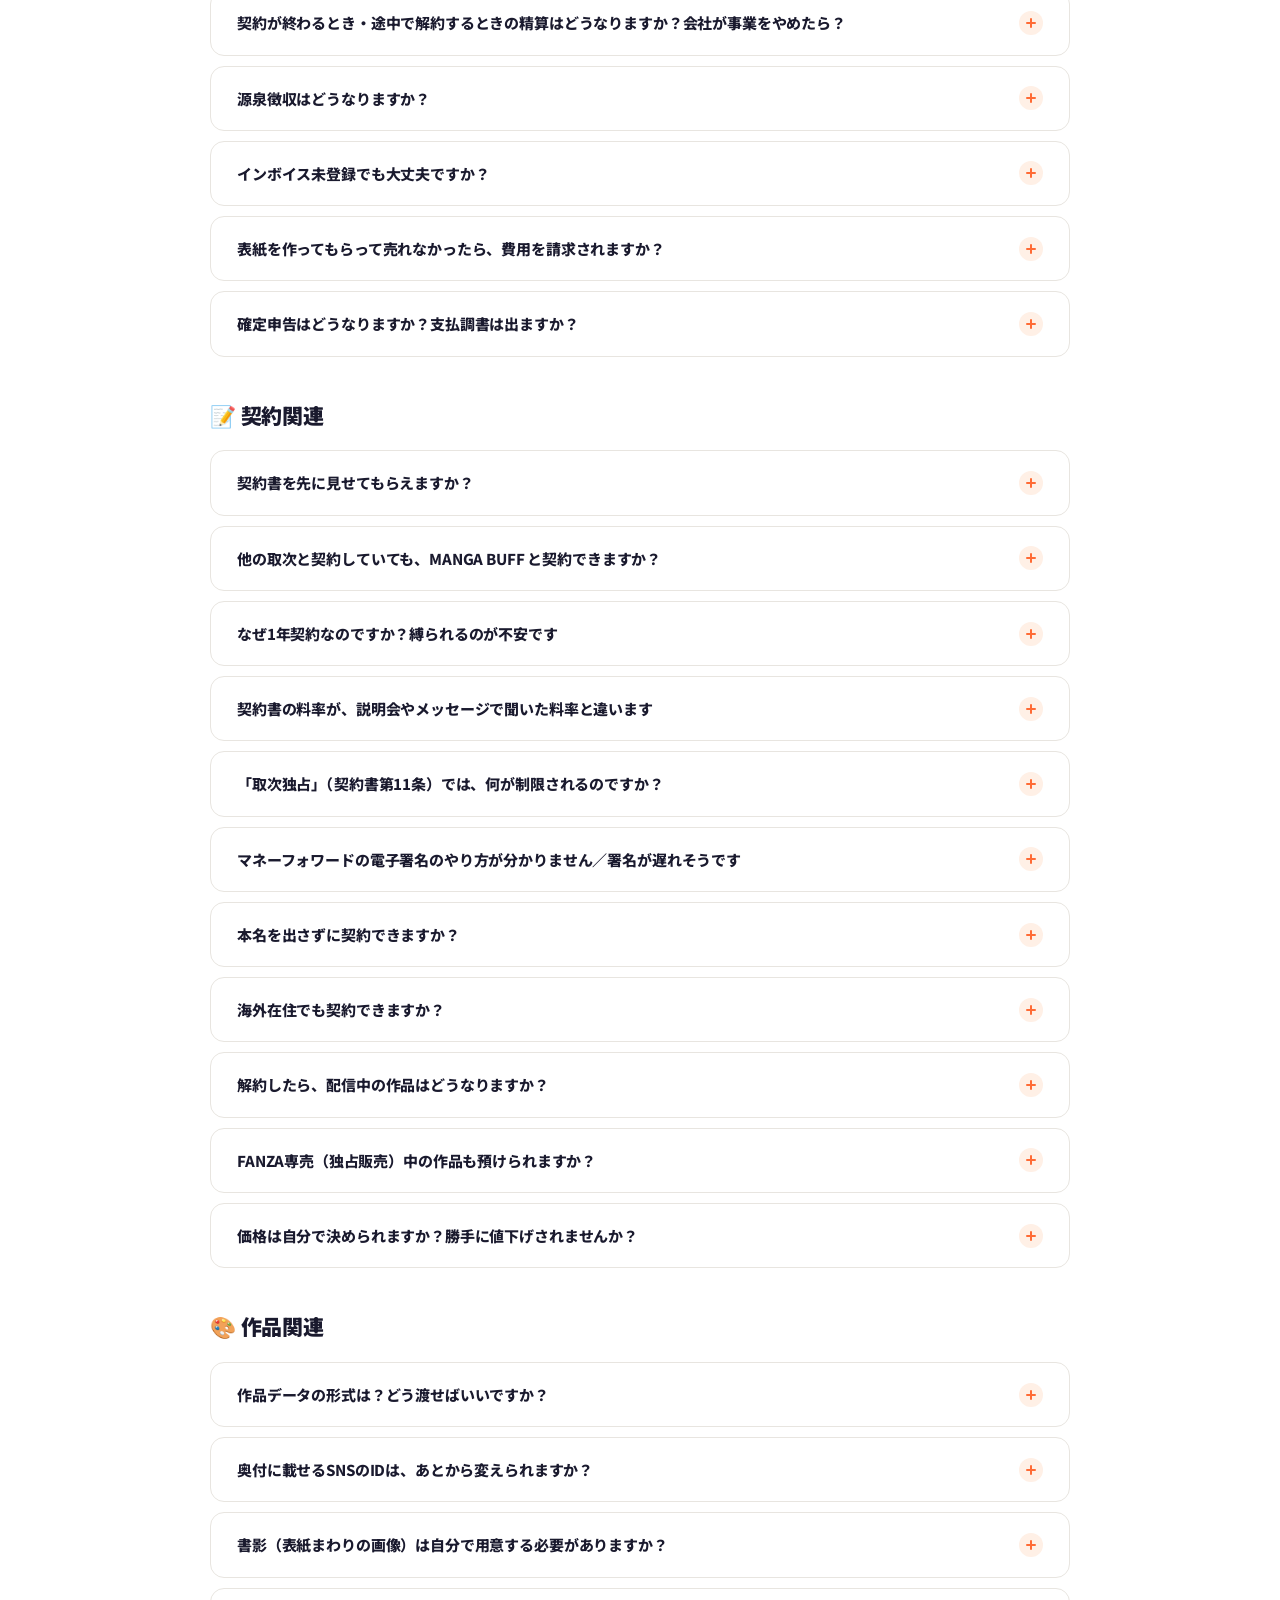
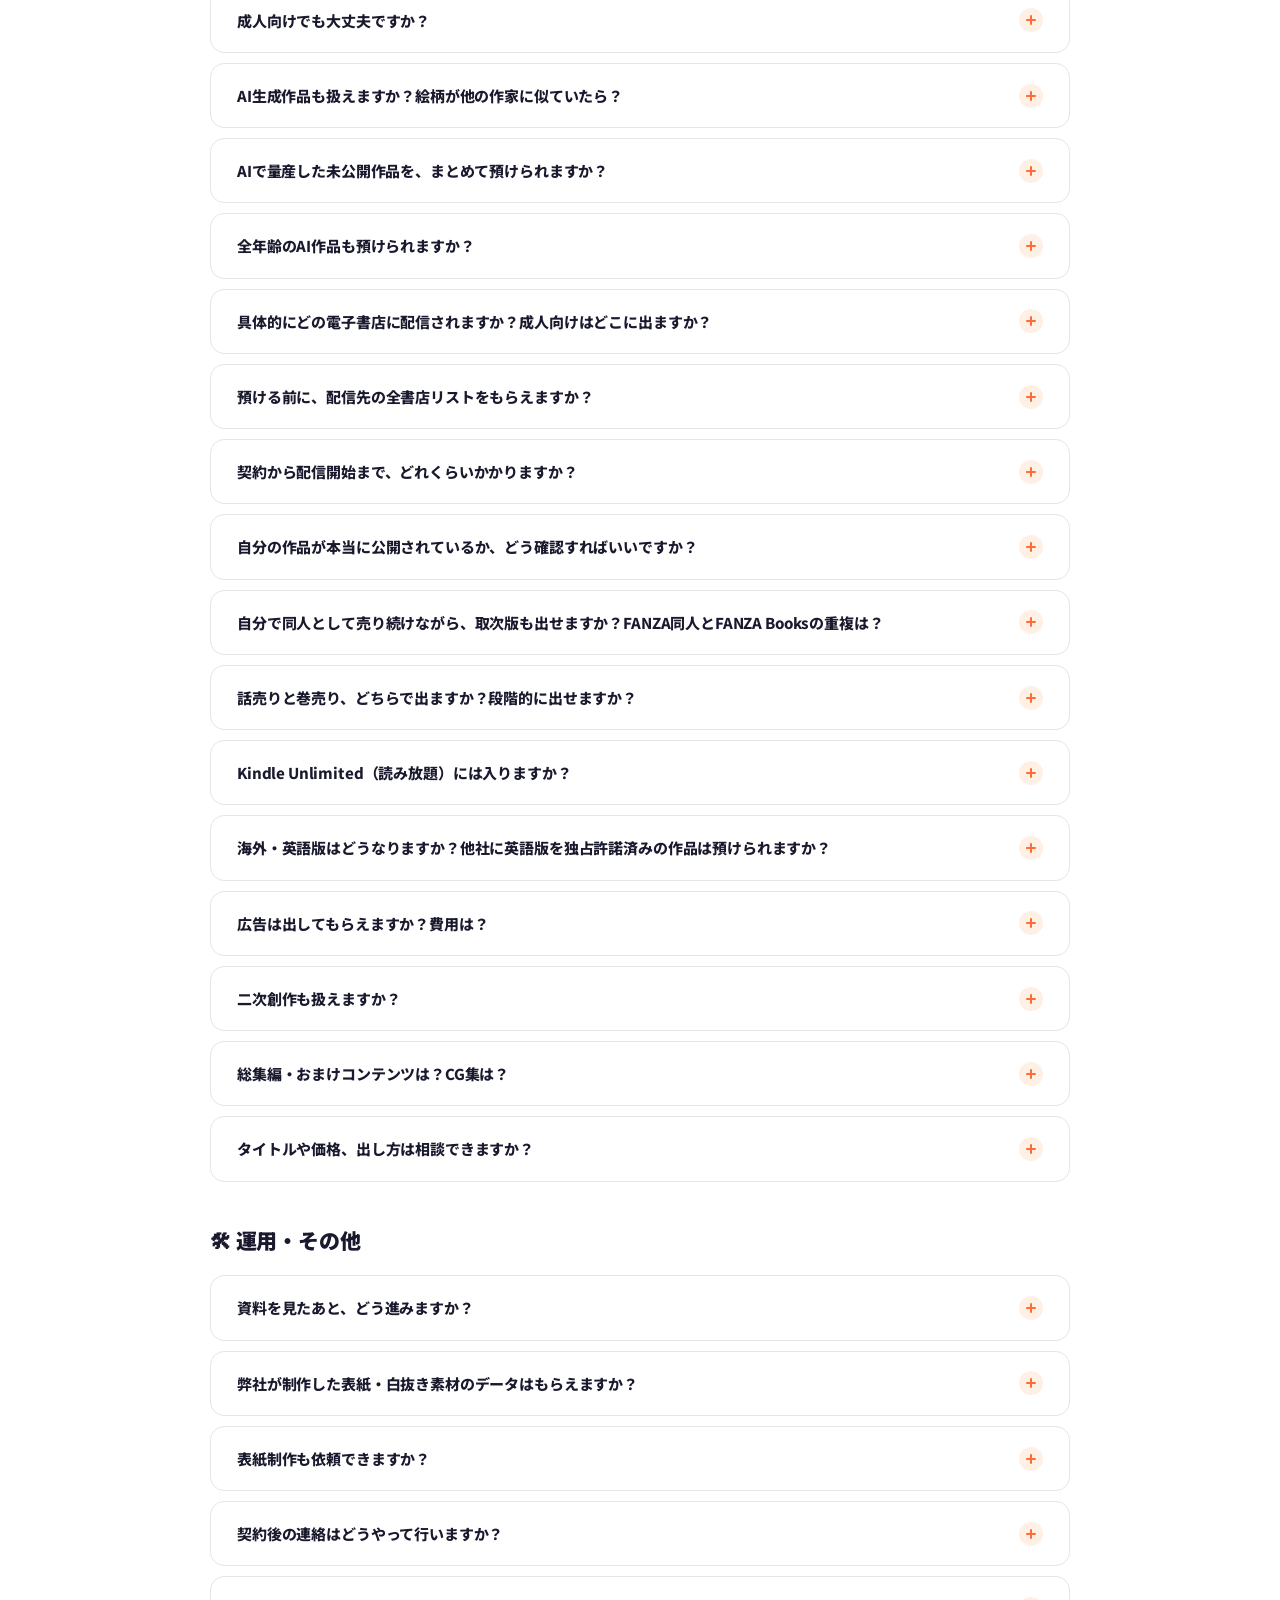
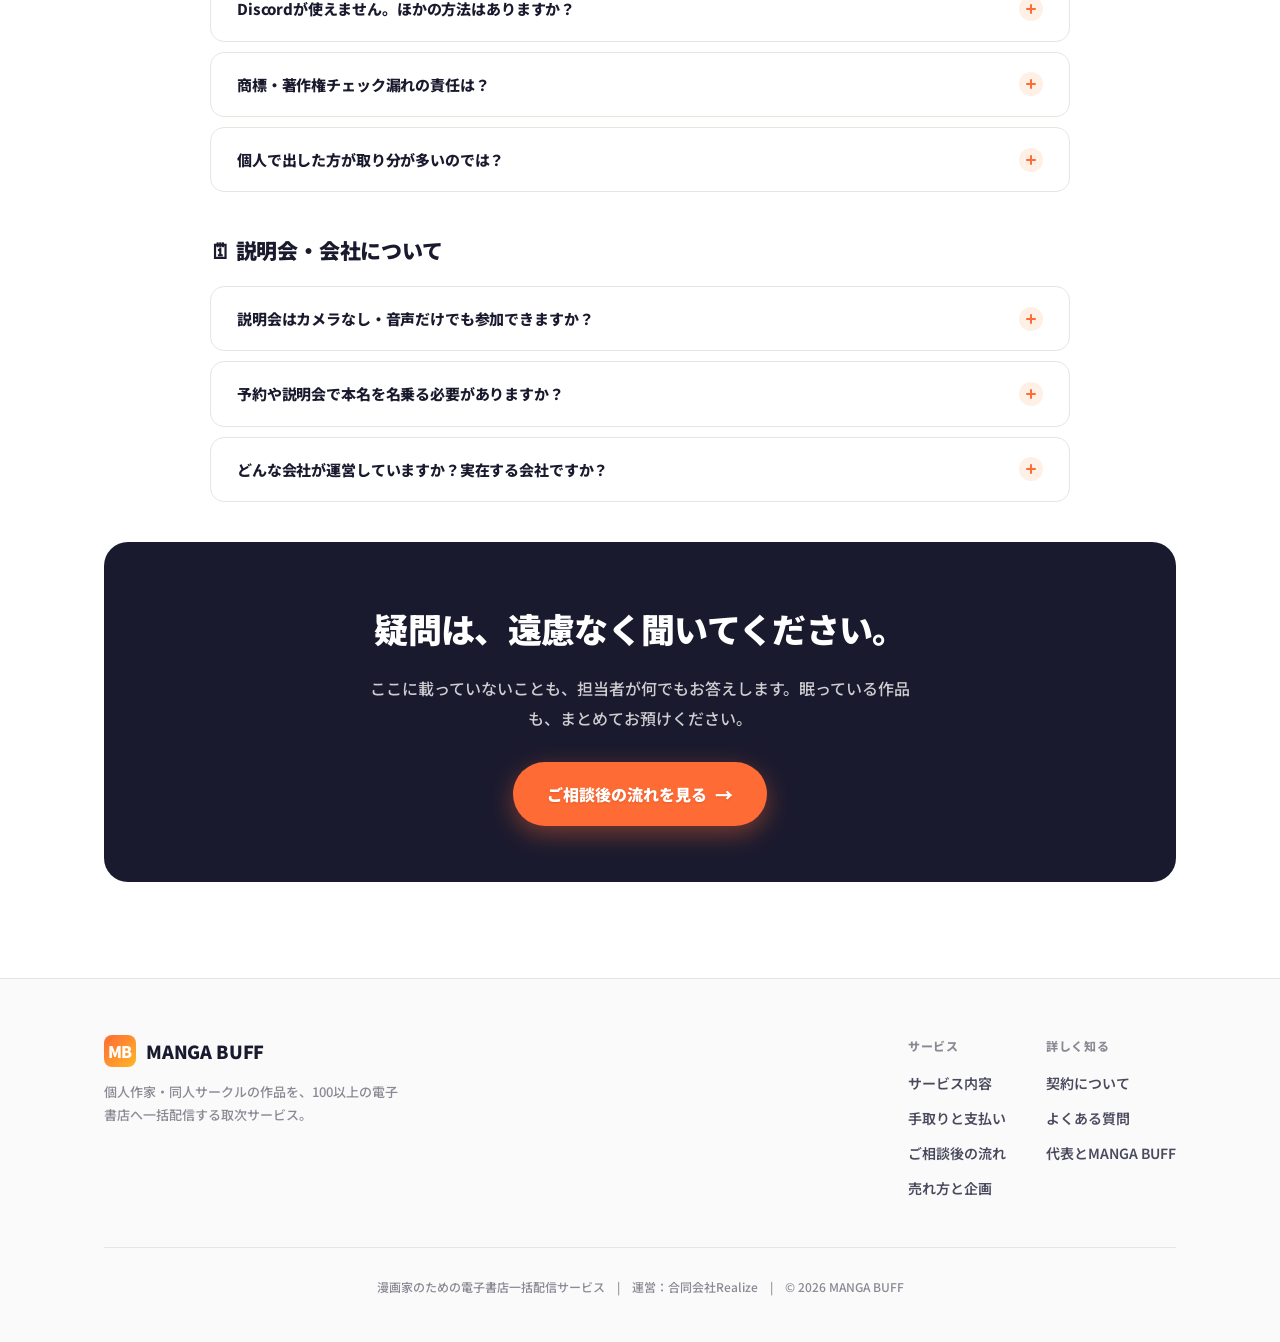
<file: faq.html>
<!DOCTYPE html>
<html lang="ja">
<head>
<meta charset="UTF-8">
<meta name="viewport" content="width=device-width, initial-scale=1.0">
<meta name="robots" content="noindex, nofollow, noarchive, nosnippet">
<title>よくある質問 ｜ MANGA BUFF</title>
<link rel="preconnect" href="https://fonts.googleapis.com">
<link rel="preconnect" href="https://fonts.gstatic.com" crossorigin>
<link href="https://fonts.googleapis.com/css2?family=Noto+Sans+JP:wght@400;500;700;900&family=Inter:wght@400;500;600;700;800&display=swap" rel="stylesheet">
<link rel="stylesheet" href="assets/style.css">
</head>
<body>

<nav class="nav">
  <div class="container nav-inner">
    <a href="index.html" class="logo"><span class="logo-mark">MB</span>MANGA BUFF</a>
    <button class="nav-toggle" aria-label="メニュー"><span></span></button>
    <ul class="nav-menu">
      <li><a href="index.html">ホーム</a></li>
      <li><a href="service.html">サービス内容</a></li>
      <li><a href="money.html">手取りと支払い</a></li>
      <li><a href="contract.html">契約について</a></li>
      <li><a href="flow.html">ご相談後の流れ</a></li>
      <li><a href="sales.html">売れ方と企画</a></li>
      <li><a href="faq.html">よくある質問</a></li>
      <li><a href="about.html">代表の想い</a></li>
    </ul>
    <a href="flow.html" class="nav-cta">相談してみる</a>
  </div>
</nav>

<div class="page-hero">
  <div class="container">
    <span class="eyebrow">FAQ</span>
    <h1>よくあるご質問</h1>
    <p>知りたいカテゴリを選んで、質問をタップすると答えが開きます。ここに載っていない疑問は、担当者に何でも聞いてください。</p>
  </div>
</div>

<section>
  <div class="container">

    <div class="kp-grid" style="margin:0 auto 36px;" data-pdf="skip">
      <div class="kp"><div class="kp-tag">書店</div><div class="kp-big">約30<small>書店</small></div><div class="kp-head">成人向けAIが実際に並ぶ数（100以上は全年齢含む総数）</div></div>
      <div class="kp"><div class="kp-tag">手取り</div><div class="kp-big">約20<small>%</small></div><div class="kp-head">売価に対する目安（60%は本使用料に対して）</div></div>
      <div class="kp"><div class="kp-tag">初回振込</div><div class="kp-big">約6<small>ヶ月後</small></div><div class="kp-head">配信開始から。以降は年4回</div></div>
      <div class="kp"><div class="kp-tag">契約</div><div class="kp-big">1<small>年</small></div><div class="kp-head">先行投資のため。1年後は3ヶ月前通知で解約可</div></div>
      <div class="kp"><div class="kp-tag">価格</div><div class="kp-big">ページ数<small>×10円</small></div><div class="kp-head">当社が決定（ご希望はうかがいます）</div></div>
    </div>

    <div class="chip-nav">
      <a href="#faq-money">💰 お金</a>
      <a href="#faq-contract">📝 契約</a>
      <a href="#faq-work">🎨 作品</a>
      <a href="#faq-ops">🛠 運用・その他</a>
      <a href="#faq-meet">🗓 説明会・会社</a>
    </div>

    <!-- お金 -->
    <div class="faq-cat" id="faq-money">
      <h3 class="faq-cat-head">💰 お金関連</h3>
      <details data-pdf="keep"><summary>還元率60%は販売額の60%ですか？</summary><div>いいえ。還元率は「電子書店の手数料を引いた後、MANGA BUFF に入ってくるお金」に対する割合です。書店手数料は書店ごとに異なる（おおむね50〜70%）ため、最終的に作家さんの手取りになるのは<strong>販売金額の20%前後</strong>とお考えください。手数料の低い書店ではもっと高くなります。業界水準の取次と比べると手取りは約1.5倍です。</div></details>
      <details><summary>結局、いくらくらい還元されますか？（実際の数字）</summary><div>実際に配信している作品・作家さんの集計値（1作品の初動30日、作品数別の月間の手取り、累計の手取り）は <a href="money.html" style="color:var(--primary);font-weight:800;">手取りと支払いのページ</a> に掲載しています（毎月自動で更新されるため、最新の数字はそちらをご覧ください）。作品を積むほど手取りは積み上がります。</div></details>
      <details data-pdf="keep"><summary>「還元率80%」の他社の方が得ではないですか？</summary><div>率だけ見ればそう見えますし、正直に言えば80%のサービスもあります。ただ80%還元は、表紙制作・モザイク・話数分割・書誌入力・書店ごとの運用をすべて作家さんご自身で行う前提です。MANGA BUFF の60%はそれらを全部こちらで巻き取ったうえでの数字なので、<strong>手間・配信できる書店数・伴走を含めた「手取りと手数」で比べてみてください</strong>。詳しくは <a href="money.html#compare" style="color:var(--primary);font-weight:800;">比較表</a> へ。</div></details>
      <details data-pdf="keep"><summary>初回の振込はいつごろですか？</summary><div><strong>配信開始から約6ヶ月後が目安です。</strong>5月に配信開始すると、5〜7月分の売上が11月末に振込されます。その後は3ヶ月ごと（年4回）に定期的に振込。なお主力書店のコミックシーモアは販売月から3ヶ月遅れで報告・支払いされるため、その分はさらに後ろ倒しになります。「しばらく入金がない」のは異常ではなく、この仕組みによるものです。</div></details>
      <details><summary>なぜ入金まで時間がかかるのですか？</summary><div>業界構造上の理由です。① 書店から取次への報告に1〜2ヶ月、② コミックシーモアは3ヶ月遅れ報告、③ 全書店の数字が揃わないと正確な金額で振込できない。契約書上は「各期間（3ヶ月ごと）の締め日から4ヶ月後の末日に振込」で、年4回の精算サイクル自体は業界標準です。一部の書店では、書店から当社への入金までにさらに日数がかかります。結果として初回は配信開始から約6ヶ月後が目安になります。</div></details>
      <details data-pdf="keep"><summary>売上は教えてもらえますか？どこで報告されますか？</summary><div>売上は<strong>総額</strong>をお伝えします。ストア別・書店別の内訳は開示していません。月末に速報、振込の前月に確定額を通知。報告は契約後の Discord 連絡用スレッドで行います。「今どうなってるか分からない」という状態にはしません。</div></details>
      <details><summary>振込口座で気をつけることは？</summary><div>契約時にお知らせいただく口座の<strong>名義（カナ）</strong>が、通帳やアプリの表記と一致しているかご確認ください。名義が一致しないと振込が戻ってしまい、お支払いが次回以降に遅れます。</div></details>
      <details data-pdf="keep"><summary>契約が終わるとき・途中で解約するときの精算はどうなりますか？会社が事業をやめたら？</summary><div>契約終了までに発生した売上分は、<strong>契約終了後1ヶ月以内</strong>に精算してお支払いします。当社が事業を停止する場合も同様に、停止後1ヶ月以内に精算します。なお解約後も、配信開始から1年（最低配信期間）の作品は配信が続き、その間の売上は通常どおり3ヶ月ごとに精算します（契約書第15条4項）。</div></details>
      <details><summary>源泉徴収はどうなりますか？</summary><div>個人口座宛のお振込みの場合、所得税法に基づき10.21%の源泉徴収を差し引いてお支払いします。法人口座宛は源泉徴収不要です。</div></details>
      <details><summary>インボイス未登録でも大丈夫ですか？</summary><div>はい、未登録でも契約・配信は可能です。ただし適格請求書発行事業者の登録が無い場合、消費税の仕入税額控除の都合上、消費税相当分の一部を差し引かせていただきます（現在は経過措置により段階的に変動）。登録済みの場合はこの控除はありません。</div></details>
      <details data-pdf="keep"><summary>表紙を作ってもらって売れなかったら、費用を請求されますか？</summary><div>いいえ、一切請求しません。表紙制作・EPUB化・モザイク処理などはすべて当社負担で行い、売れなかった場合でも費用をお願いすることはありません。完全成果報酬型なので、預けて赤字になるリスクはゼロです。</div></details>
      <details><summary>確定申告はどうなりますか？支払調書は出ますか？</summary><div>確定申告は作家さんご自身で行っていただきます。年間の還元金額・源泉徴収額は支払通知書でお知らせしますので、そのまま申告にお使いいただけます（こちらへの請求書発行も不要です）。</div></details>
    </div>

    <!-- 契約 -->
    <div class="faq-cat" id="faq-contract">
      <h3 class="faq-cat-head">📝 契約関連</h3>
      <details><summary>契約書を先に見せてもらえますか？</summary><div>はい。<a href="contract.html" style="color:var(--primary);font-weight:800;">契約について</a> のページで<strong>契約書の全文</strong>を公開しています。条文ごとの解説とあわせて、締結前にじっくりお読みいただけます。</div></details>
      <details><summary>他の取次と契約していても、MANGA BUFF と契約できますか？</summary><div>はい。MANGA BUFF は作品単位の独占なので、お預けいただく作品が他取次で配信中（または配信契約中）でなければ問題ありません。作品Aは他社取次、作品Bは MANGA BUFF、といった使い分けも可能です。</div></details>
      <details data-pdf="keep"><summary>なぜ1年契約なのですか？縛られるのが不安です</summary><div>表紙制作・電子化・入稿などの費用を当社が先に負担する（売れなくても作家さんの負担はゼロ）ため、回収の期間として1年をいただいています。1年経過後は3ヶ月前通告で解約でき、実質最短13ヶ月です。5年縛りのような長期の拘束はありません。</div></details>
      <details><summary>契約書の料率が、説明会やメッセージで聞いた料率と違います</summary><div><strong>署名する前に、必ずご連絡ください。</strong>一致させた契約書を送り直してから署名していただきます。署名後の訂正はお互いに手間がかかるので、違和感があればそのままにしないでください。</div></details>
      <details data-pdf="keep"><summary>「取次独占」（契約書第11条）では、何が制限されるのですか？</summary><div>制限されるのは「預けた作品を、ほかの取次を通して電子書店に出すこと」と「預けた作品と同じ内容を、同じ書店に重ねて出すこと」の2つだけです。FANZA同人・DLsite・BOOTH などの同人プラットフォーム、Kindle等のセルフパブ、預けていない別作品の他社委託は自由です。詳しくは <a href="contract.html" style="color:var(--primary);font-weight:800;">契約について</a> へ。</div></details>
      <details><summary>マネーフォワードの電子署名のやり方が分かりません／署名が遅れそうです</summary><div>そのままにせず、専用窓口かメールでご連絡ください。手順をご案内します。契約書のメールが見当たらない場合（迷惑メールに入ることがあります）もお知らせください。再送します。</div></details>
      <details data-pdf="keep"><summary>本名を出さずに契約できますか？</summary><div>本名を書くのは契約書（と振込口座）だけです。予約・説明会・Discord はペンネーム／サークル名で構いません。本名を社外へ出すことはありません。</div></details>
      <details><summary>海外在住でも契約できますか？</summary><div>現状では、海外在住の方とはご契約いただけません（国内の銀行口座への振込・国内での源泉徴収を前提としているため）。</div></details>
      <details><summary>解約したら、配信中の作品はどうなりますか？</summary><div>解約しても、すでに配信中の作品は<strong>「配信開始から1年（最低配信期間）」はそのまま配信が続き、その間も還元率60%等の条件は変わりません</strong>。最低配信期間を過ぎた作品は配信を終了します（契約終了後おおむね2ヶ月で配信終了）。入稿データは終了後にご要望いただければ合理的な範囲で削除します。</div></details>
      <details><summary>FANZA専売（独占販売）中の作品も預けられますか？</summary><div>預けられます。ただしFANZA同人で「専売」に設定している作品は他書店に配信できないため、専売設定を外していただく必要があります。外す際は<strong>対象作品をまとめてFANZAへ一括で問い合わせる</strong>のが安全です。手順が不安な場合はサポートします。</div></details>
      <details data-pdf="keep"><summary>価格は自分で決められますか？勝手に値下げされませんか？</summary><div>販売価格は<strong>当社が決定します（ご希望はうかがいます）</strong>。相場の目安は<strong>ページ数×10円</strong>（例：90ページなら約900円）で、レンタル価格も同じ考え方です。無断で極端な安売りをすることはありません。値引きが入るのは主に書店主催セールなどで、割引50%以上・無料キャンペーンは必ず事前に確認します。詳しくは <a href="contract.html#pricing" style="color:var(--primary);font-weight:800;">契約について</a> と <a href="sales.html" style="color:var(--primary);font-weight:800;">売れ方と企画</a> へ。</div></details>
    </div>

    <!-- 作品 -->
    <div class="faq-cat" id="faq-work">
      <h3 class="faq-cat-head">🎨 作品関連</h3>
      <details data-pdf="keep"><summary>作品データの形式は？どう渡せばいいですか？</summary><div>CLIP STUDIO（.clip）、PSD、JPG、PNG、PDF いずれにも対応。お手元の形式のままでOKで、<strong>JPGをページ順にZIPにまとめて</strong>いただく形で十分です。契約後、Discordの専用チャンネル・大容量便・Googleドライブの共有フォルダ（作品素材共有用）のいずれかで受け取ります。詳しくは <a href="service.html" style="color:var(--primary);font-weight:800;">サービス内容・納品方法</a> のページへ。</div></details>
      <details><summary>奥付に載せるSNSのIDは、あとから変えられますか？</summary><div>奥付に記載した X のIDは、<strong>配信後に変更できません</strong>。長く使う予定のIDをお知らせください。記載は任意です。</div></details>
      <details><summary>書影（表紙まわりの画像）は自分で用意する必要がありますか？</summary><div>いいえ。表紙そのものも、書店に並ぶ書影（書誌画像）も運営が制作します。キャラクター素材をいただければ十分です。</div></details>
      <details><summary>成人向けでも大丈夫ですか？</summary><div>成人向け作品を主力として取り扱っています。モザイク処理・白抜き対応等のノウハウもございます。追加費用はかかりません。</div></details>
      <details data-pdf="keep"><summary>AI生成作品も扱えますか？絵柄が他の作家に似ていたら？</summary><div>はい、AI作品は当社の主力です。「AI使用あり」とお知らせいただければ、当社が出せる書店を選定して配信します（書店への申告手続きは当社が行います）。絵柄が特定の作家・キャラに酷似していそうな場合は、配信前のチェック（AI＋目視＋書店審査の三段構え）でお知らせし、必要なら該当作品を外すご提案をします。</div></details>
      <details data-pdf="keep"><summary>AIで量産した未公開作品を、まとめて預けられますか？</summary><div>お預かりするのは、<strong>①すでに同人として公開済みの作品を商業配信に乗せる場合</strong>、または<strong>②商業配信専用として制作する作品</strong>のどちらかです。量産した未公開のストックをそのまま大量にお預けいただく形はお受けしていません。一作ずつ読者に届く形で一緒に出していければと思っています。詳しくは <a href="service.html#ai-policy" style="color:var(--primary);font-weight:800;">AI作品のお預かり条件</a> へ。</div></details>
      <details><summary>全年齢のAI作品も預けられますか？</summary><div>事前確認のうえお預かりできます。サンプルをお見せいただく条件があります。条件の細部はご相談時に個別にご案内します。</div></details>
      <details data-pdf="keep"><summary>具体的にどの電子書店に配信されますか？成人向けはどこに出ますか？</summary><div>成人向け作品が実際に乗る代表例は、コミックシーモア／DMMブックス／FANZA Books／DLsite（商業フロア）／楽天Kobo／ブックライブ／Renta!／ebookjapan／BOOK☆WALKER／honto／auブックパス／dブック など。全年齢作品ならさらに幅広く配信できます。なお成人向けAI漫画では実際に配信できるのは30書店ほどです（<a href="service.html#stores" style="color:var(--primary);font-weight:800;">配信先一覧</a>）。ただし売れる書店はだいたい決まっていて、売れる店は押さえています。Amazon（Kindle）はAI成人作品がガイドライン抵触で配信停止になった例があり、成人向けAIでは落ちやすい書店です。なお配信先書店の選定は当社が行い（契約書第1条5項）、作家側で自由に指定・除外することはできません。最終的な配信可否は各書店の審査によります。</div></details>
      <details><summary>預ける前に、配信先の全書店リストをもらえますか？</summary><div>成人向けの代表店は <a href="service.html#stores" style="color:var(--primary);font-weight:800;">サービス内容</a> に掲載しています。全配信先の一覧については、ご相談時に個別にご案内します。</div></details>
      <details data-pdf="keep"><summary>契約から配信開始まで、どれくらいかかりますか？</summary><div>データをお預かりしてから配信準備に約1〜2週間、その後は書店ごとに審査が通った順に配信が始まります。書店ごとに審査期間が異なるため、全書店の一斉公開日や、契約から初公開までの総日数はお約束できません。</div></details>
      <details><summary>自分の作品が本当に公開されているか、どう確認すればいいですか？</summary><div>配信が始まったら運営から専用窓口でご連絡します。あわせて、ご自身でも書店で作品名を検索して確認してください。日が経っても見当たらない、連絡が来ない、という場合は<strong>すぐにお知らせください</strong>。すぐに状況を確認します。</div></details>
      <details><summary>自分で同人として売り続けながら、取次版も出せますか？FANZA同人とFANZA Booksの重複は？</summary><div>同人プラットフォームでの直接販売は自由で、同人版と商業版は併存できます（読者層が違うため売り場が純増します。おすすめは同人で1〜2ヶ月先行→商業展開）。ただし、同人版と商業版が同じ運営会社の書店になる場合（例：FANZA同人と FANZA Books）は、同人側の取り下げや専売解除が必要になることがあります。該当しそうな作品はお預かり前に一緒に確認します。詳細（同人版と商業版の価格差・改訂版の扱いを含む）は、ご相談時に個別にご案内します。</div></details>
      <details><summary>話売りと巻売り、どちらで出ますか？段階的に出せますか？</summary><div>40ページ以上の作品は10ページ＝1話などの話数売りにすることがあり、巻売り（単行本）と組み合わせることもあります。分け方は当社が設計し、事前にご相談します。実売の傾向として総集編より単行本が売れています。段階的な出し方や細かいルールは、ご相談時に個別にご案内します。</div></details>
      <details><summary>Kindle Unlimited（読み放題）には入りますか？</summary><div>Kindle Unlimited（読み放題）については、ご相談時に個別にご案内します。なお Amazon（Kindle）は成人向けAI作品が落ちやすい書店です。</div></details>
      <details><summary>海外・英語版はどうなりますか？他社に英語版を独占許諾済みの作品は預けられますか？</summary><div>海外書店・英語版、および他社へ英語版を独占許諾済みの作品の日本語版については、ご相談時に個別にご案内します。</div></details>
      <details><summary>広告は出してもらえますか？費用は？</summary><div>書店のセール・特集・レコメンド枠への掲載は当社が調整します。当社や書店が出す広告については、ご相談時に個別にご案内します。作家さんに広告費をご負担いただくことはありません。</div></details>
      <details><summary>二次創作も扱えますか？</summary><div>残念ながら二次創作は権利関係の都合で取り扱いが困難です。一次創作作品のみお預かり可能です。</div></details>
      <details><summary>総集編・おまけコンテンツは？CG集は？</summary><div>総集編は個別相談で対応可（実売の傾向としては総集編より単行本が売れています）。おまけ単独は基本不可（本編組み込みならOK）。純粋なCG集・写真集は取次対象外で、漫画作品（混合含む）が対象です。電子書店は「1作品＝1商品」の単位で販売する構造のためです。</div></details>
      <details><summary>タイトルや価格、出し方は相談できますか？</summary><div>はい。タイトル・価格・話売りか巻売りかなどの出し方は、<strong>お預かりの前に運営とご相談いただけます</strong>。書店の審査に合わせてタイトルの一部伏せ字などの編集が入ることがあります。売れ方の傾向は <a href="sales.html" style="color:var(--primary);font-weight:800;">売れ方と企画</a> にまとめています。</div></details>
    </div>

    <!-- 運用 -->
    <div class="faq-cat" id="faq-ops">
      <h3 class="faq-cat-head">🛠 運用・その他</h3>
      <details><summary>資料を見たあと、どう進みますか？</summary><div>ご相談・お申し込み → Discord IDを共有 → Discord招待 → 契約書送付 → 電子署名 → 作品お預かり → 配信準備 → 配信開始 → 売上共有 → 振込、という流れです。<a href="flow.html" style="color:var(--primary);font-weight:800;">ご相談後の流れ</a> のページでステップごとに説明しています。</div></details>
      <details><summary>弊社が制作した表紙・白抜き素材のデータはもらえますか？</summary><div>弊社が配信用に新規制作した表紙・加工データは、<strong>配信用途に限定した制作物</strong>のため、原則としてデータのお渡しはしておりません（著作権は弊社帰属・SNSや広告での使用は対象外）。作家さんがご自身でFANZA・DLsite等で販売している版は、今の表紙のまま継続いただけます。詳しくは <a href="contract.html" style="color:var(--primary);font-weight:800;">契約について</a> へ。</div></details>
      <details><summary>表紙制作も依頼できますか？</summary><div>はい、ご依頼可能です。追加費用なし（本使用料のうち当社が制作・配信業務に使う40%に含まれます）。キャラクター素材をいただければ、書店規格に合わせて弊社で制作します。</div></details>
      <details><summary>契約後の連絡はどうやって行いますか？</summary><div>契約後の作品のやり取り・進捗共有は、作家さんごとの<strong>Discord専用窓口で行います</strong>。売上の報告は連絡用チャンネル内のスレッドで行います。連絡・レスポンスが速いのが強みです。</div></details>
      <details><summary>Discordが使えません。ほかの方法はありますか？</summary><div>メール＋Googleドライブ（作品素材共有用フォルダ）でのやり取りに切り替えられます。ご相談時にお知らせください。</div></details>
      <details><summary>商標・著作権チェック漏れの責任は？</summary><div>「AIチェック＋目視チェック」の二段階に加え、書店側の審査も入るため実質三段構えで確認しています。万が一問題が発覚した場合は即座に配信停止と修正対応を行います。ただし最終的な法的責任は権利保有者である作家さんに帰属します（業界標準のルール）。作家さんご自身でも一度チェックいただくことを推奨しています。</div></details>
      <details><summary>個人で出した方が取り分が多いのでは？</summary><div>個人だと全書店の審査・入稿・モザイク・売上集計をすべて自分でやり続ける必要があります。その時間を制作に回せて、なおかつ手取りも残る設計です。「手間を引いた後に残る額」で比べてみてください。</div></details>
    </div>

    <!-- 説明会・会社 -->
    <div class="faq-cat" id="faq-meet">
      <h3 class="faq-cat-head">🗓 説明会・会社について</h3>
      <details data-pdf="keep"><summary>説明会はカメラなし・音声だけでも参加できますか？</summary><div>はい。カメラ・マイクなし、音声のみ、テキスト中心のどれでも参加できます。オンラインが難しい方には、テキストでの質疑応答でお答えします。</div></details>
      <details><summary>予約や説明会で本名を名乗る必要がありますか？</summary><div>いいえ。予約・説明会はペンネーム／サークル名で構いません。本名を書くのは契約書だけで、社外へ出すことはありません。</div></details>
      <details><summary>どんな会社が運営していますか？実在する会社ですか？</summary><div>運営は合同会社Realize（代表：竹内星陽）です。所在地は契約書の末尾に記載のとおり（東京都渋谷区）。会社サイト、代表のnote、この資料の <a href="about.html" style="color:var(--primary);font-weight:800;">代表とMANGA BUFF</a> のページで、どんな人がやっているかをご確認いただけます。</div></details>
    </div>

    <div class="cta-band">
      <h2>疑問は、遠慮なく聞いてください。</h2>
      <p>ここに載っていないことも、担当者が何でもお答えします。眠っている作品も、まとめてお預けください。</p>
      <a href="flow.html" class="btn-primary" style="background:var(--primary); box-shadow:0 8px 24px rgba(255,107,53,0.4);">ご相談後の流れを見る</a>
    </div>
  </div>
</section>

<footer>
  <div class="container">
    <div class="footer-grid">
      <div>
        <div class="footer-logo"><span class="logo-mark">MB</span>MANGA BUFF</div>
        <p class="footer-tagline">個人作家・同人サークルの作品を、100以上の電子書店へ一括配信する取次サービス。</p>
      </div>
      <div class="footer-links">
        <div class="footer-col">
          <h5>サービス</h5>
          <a href="service.html">サービス内容</a>
          <a href="money.html">手取りと支払い</a>
          <a href="flow.html">ご相談後の流れ</a>
          <a href="sales.html">売れ方と企画</a>
        </div>
        <div class="footer-col">
          <h5>詳しく知る</h5>
          <a href="contract.html">契約について</a>
          <a href="faq.html">よくある質問</a>
          <a href="about.html">代表とMANGA BUFF</a>
        </div>
      </div>
    </div>
    <p class="footer-meta">漫画家のための電子書店一括配信サービス　|　運営：合同会社Realize　|　© 2026 MANGA BUFF</p>
  </div>
</footer>

<script src="assets/site.js"></script>
</body>
</html>
</file>
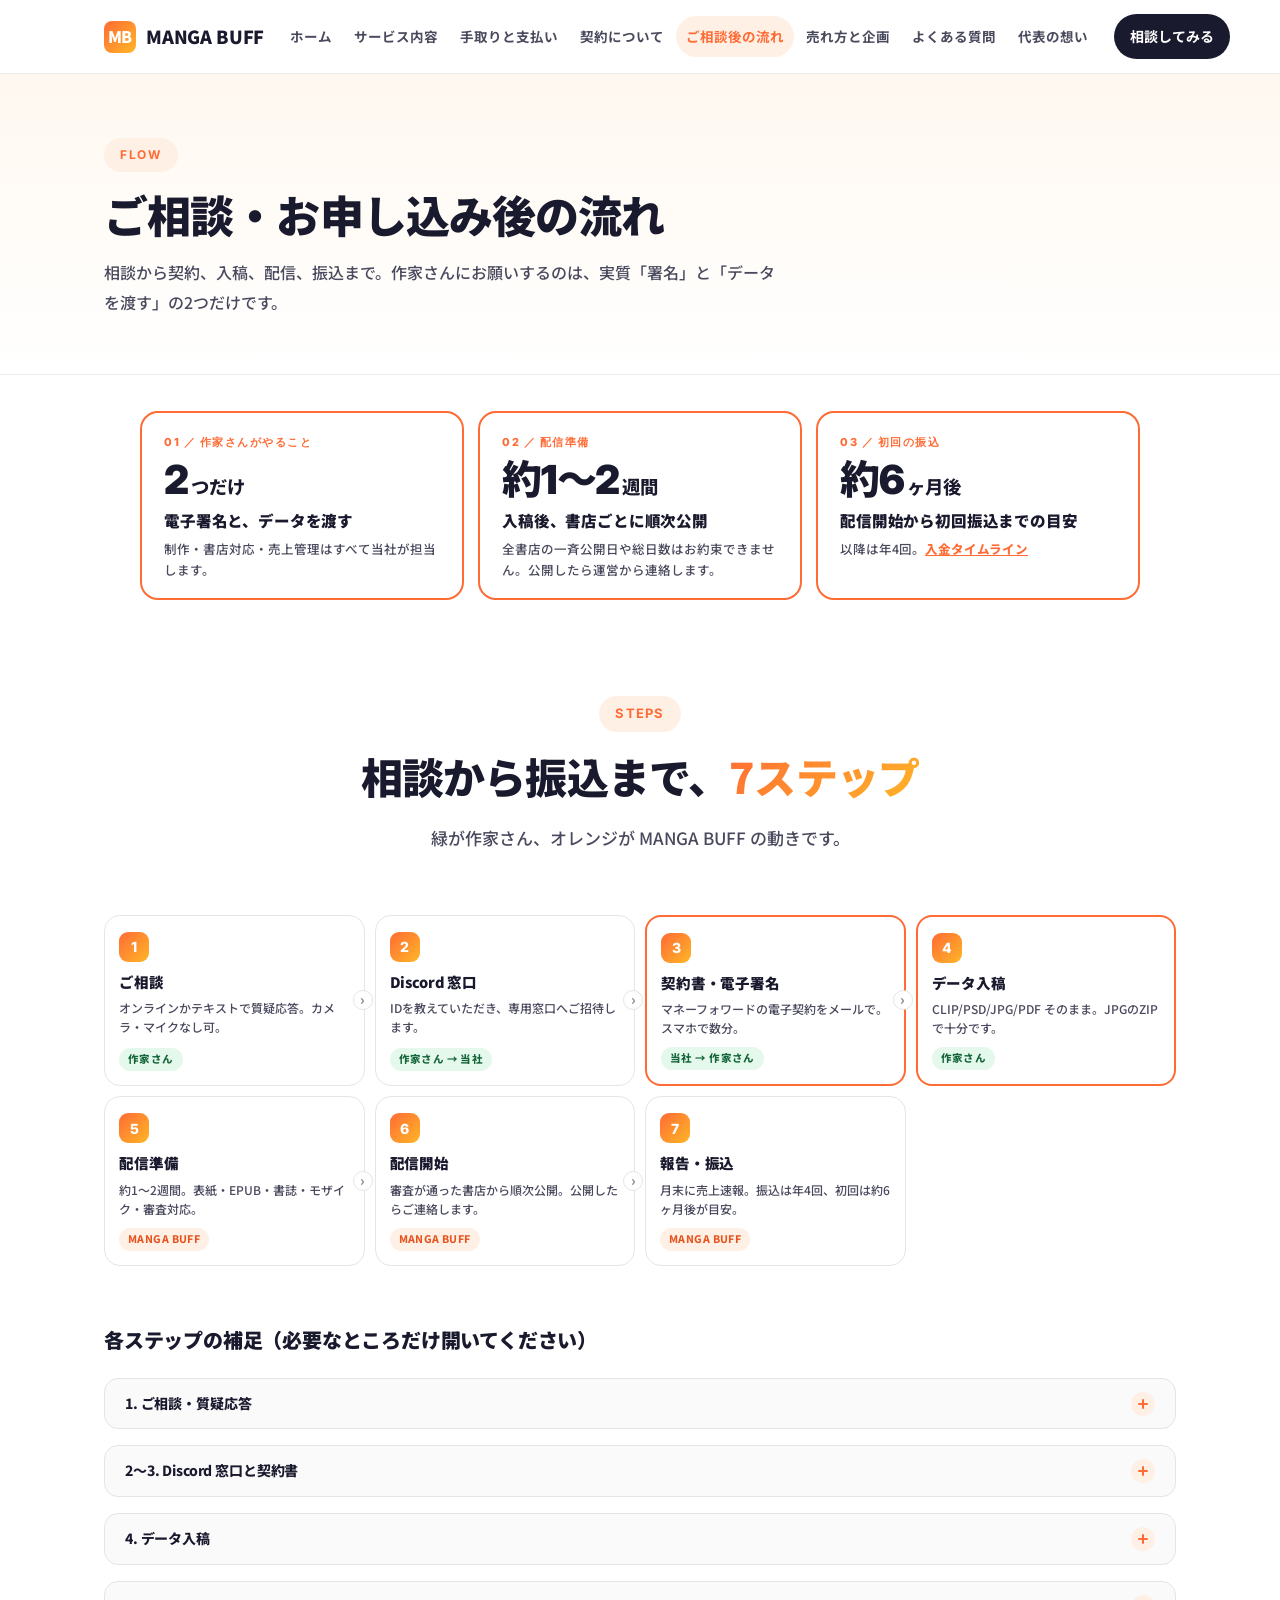
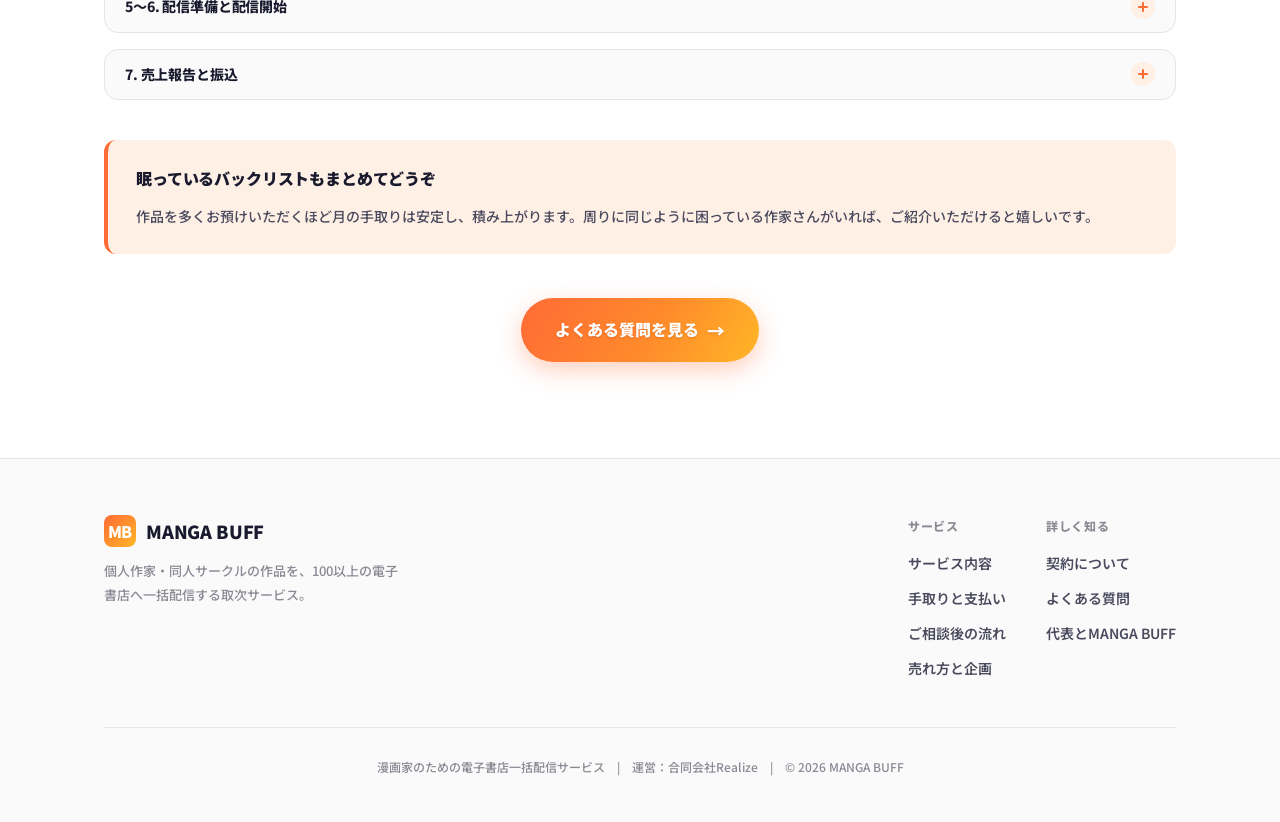
<file: flow.html>
<!DOCTYPE html>
<html lang="ja">
<head>
<meta charset="UTF-8">
<meta name="viewport" content="width=device-width, initial-scale=1.0">
<meta name="robots" content="noindex, nofollow, noarchive, nosnippet">
<title>ご相談後の流れ ｜ MANGA BUFF</title>
<link rel="preconnect" href="https://fonts.googleapis.com">
<link rel="preconnect" href="https://fonts.gstatic.com" crossorigin>
<link href="https://fonts.googleapis.com/css2?family=Noto+Sans+JP:wght@400;500;700;900&family=Inter:wght@400;500;600;700;800&display=swap" rel="stylesheet">
<link rel="stylesheet" href="assets/style.css">
</head>
<body>

<nav class="nav">
  <div class="container nav-inner">
    <a href="index.html" class="logo"><span class="logo-mark">MB</span>MANGA BUFF</a>
    <button class="nav-toggle" aria-label="メニュー"><span></span></button>
    <ul class="nav-menu">
      <li><a href="index.html">ホーム</a></li>
      <li><a href="service.html">サービス内容</a></li>
      <li><a href="money.html">手取りと支払い</a></li>
      <li><a href="contract.html">契約について</a></li>
      <li><a href="flow.html">ご相談後の流れ</a></li>
      <li><a href="sales.html">売れ方と企画</a></li>
      <li><a href="faq.html">よくある質問</a></li>
      <li><a href="about.html">代表の想い</a></li>
    </ul>
    <a href="flow.html" class="nav-cta">相談してみる</a>
  </div>
</nav>

<div class="page-hero">
  <div class="container">
    <span class="eyebrow">FLOW</span>
    <h1>ご相談・お申し込み後の流れ</h1>
    <p>相談から契約、入稿、配信、振込まで。作家さんにお願いするのは、実質「署名」と「データを渡す」の2つだけです。</p>
  </div>
</div>

<section class="tight" style="padding-top:36px; padding-bottom:0;" data-pdf="skip">
  <div class="container">
    <div class="kp-grid" style="margin-top:0;">
      <div class="kp">
        <div class="kp-tag">01 ／ 作家さんがやること</div>
        <div class="kp-big">2<small>つだけ</small></div>
        <div class="kp-head">電子署名と、データを渡す</div>
        <p>制作・書店対応・売上管理はすべて当社が担当します。</p>
      </div>
      <div class="kp">
        <div class="kp-tag">02 ／ 配信準備</div>
        <div class="kp-big">約1〜2<small>週間</small></div>
        <div class="kp-head">入稿後、書店ごとに順次公開</div>
        <p>全書店の一斉公開日や総日数はお約束できません。公開したら運営から連絡します。</p>
      </div>
      <div class="kp">
        <div class="kp-tag">03 ／ 初回の振込</div>
        <div class="kp-big">約6<small>ヶ月後</small></div>
        <div class="kp-head">配信開始から初回振込までの目安</div>
        <p>以降は年4回。<a href="money.html#payment">入金タイムライン</a></p>
      </div>
    </div>
  </div>
</section>

<!-- === ステップ図 === -->
<section>
  <div class="container">
    <div class="section-head">
      <span class="section-label">STEPS</span>
      <h2 class="section-title">相談から振込まで、<span class="gradient">7ステップ</span></h2>
      <p class="section-lead">緑が作家さん、オレンジが MANGA BUFF の動きです。</p>
    </div>
    <ol class="sflow">
      <li class="you"><b>ご相談</b><span>オンラインかテキストで質疑応答。カメラ・マイクなし可。</span><em>作家さん</em></li>
      <li class="you"><b>Discord 窓口</b><span>IDを教えていただき、専用窓口へご招待します。</span><em>作家さん → 当社</em></li>
      <li class="you hi"><b>契約書・電子署名</b><span>マネーフォワードの電子契約をメールで。スマホで数分。</span><em>当社 → 作家さん</em></li>
      <li class="you hi"><b>データ入稿</b><span>CLIP/PSD/JPG/PDF そのまま。JPGのZIPで十分です。</span><em>作家さん</em></li>
      <li><b>配信準備</b><span>約1〜2週間。表紙・EPUB・書誌・モザイク・審査対応。</span><em>MANGA BUFF</em></li>
      <li><b>配信開始</b><span>審査が通った書店から順次公開。公開したらご連絡します。</span><em>MANGA BUFF</em></li>
      <li><b>報告・振込</b><span>月末に売上速報。振込は年4回、初回は約6ヶ月後が目安。</span><em>MANGA BUFF</em></li>
    </ol>

    <h3 class="block-title" style="margin-top:56px;">各ステップの補足（必要なところだけ開いてください）</h3>
    <details class="fold" data-pdf="skip"><summary>1. ご相談・質疑応答</summary><div>オンラインミーティングが可能な方は日時を調整して実施します。難しい方にはテキストで質疑応答にお答えします。<strong>カメラ・マイクなし、音声のみ、テキスト中心でも参加できます。</strong>予約や説明会はペンネーム／サークル名で構いません（本名を書くのは契約書だけです）。</div></details>
    <details class="fold"><summary>2〜3. Discord 窓口と契約書</summary><div>いただいた Discord ID をもとに専用窓口へご招待します。契約後の作品のやり取り・データ受け渡し・進捗共有はすべてここで行います（Discord が使えない方はメール＋Googleドライブに切り替えます）。契約書は「配信代行の業務委託契約」で、全文は <a href="contract.html" style="color:var(--primary);font-weight:800;">契約について</a> で先に読めます。<strong>契約書の料率が説明会やメッセージでお伝えした料率と違っていたら、署名前に必ずご連絡ください。</strong>電子署名は押印・郵送不要、スマホで数分。あわせて振込口座の名義（カナ）が通帳・アプリの表記と一致しているかもご確認ください。操作が分からない・メールが見当たらない・遅れそうな場合もそのままにせずご連絡ください。</div></details>
    <details class="fold"><summary>4. データ入稿</summary><div>本編データと表紙用素材をお渡しください。形式は CLIP/PSD/JPG/PNG/PDF そのままでOK（JPGをページ順にZIPでまとめた形で十分）。奥付に載せる X のIDは配信後に変更できないので、長く使うものをお知らせください。書影（書店に並ぶ表紙まわりの画像）は運営が作ります。詳しくは <a href="service.html" style="color:var(--primary);font-weight:800;">納品方法</a> へ。</div></details>
    <details class="fold"><summary>5〜6. 配信準備と配信開始</summary><div>表紙・奥付の制作、EPUB変換、書誌情報整備、白抜き・モザイク処理、各書店の審査対応まで当社が担当します。配信準備に約1〜2週間、その後は書店ごとに審査が通った順に配信が始まります（全書店の一斉公開日や、契約から初公開までの総日数はお約束できません）。<strong>配信が始まったら運営からご連絡します。</strong>ご自身でも書店で作品名を検索して確認し、日が経っても見当たらない場合はすぐにお知らせください。</div></details>
    <details class="fold" data-pdf="skip"><summary>7. 売上報告と振込</summary><div>月末に売上（総額）の速報を共有します。ストア別・書店別の内訳は開示していません。報告は Discord の連絡用スレッドで行います。還元金（本使用料の60%・手取りは売価の約20%が目安）は3ヶ月ごと（年4回）に振込。<strong>初回は配信開始から約6ヶ月後が目安</strong>（コミックシーモア分はさらに遅れて反映）。金額は振込の前月末に通知します。</div></details>

    <div class="hl-box" style="margin-top:40px;" data-pdf="skip">
      <strong>眠っているバックリストもまとめてどうぞ</strong>
      <p>作品を多くお預けいただくほど月の手取りは安定し、積み上がります。周りに同じように困っている作家さんがいれば、ご紹介いただけると嬉しいです。</p>
    </div>
    <div style="text-align:center; margin-top:44px;">
      <a href="faq.html" class="btn-primary">よくある質問を見る</a>
    </div>
  </div>
</section>

<footer>
  <div class="container">
    <div class="footer-grid">
      <div>
        <div class="footer-logo"><span class="logo-mark">MB</span>MANGA BUFF</div>
        <p class="footer-tagline">個人作家・同人サークルの作品を、100以上の電子書店へ一括配信する取次サービス。</p>
      </div>
      <div class="footer-links">
        <div class="footer-col">
          <h5>サービス</h5>
          <a href="service.html">サービス内容</a>
          <a href="money.html">手取りと支払い</a>
          <a href="flow.html">ご相談後の流れ</a>
          <a href="sales.html">売れ方と企画</a>
        </div>
        <div class="footer-col">
          <h5>詳しく知る</h5>
          <a href="contract.html">契約について</a>
          <a href="faq.html">よくある質問</a>
          <a href="about.html">代表とMANGA BUFF</a>
        </div>
      </div>
    </div>
    <p class="footer-meta">漫画家のための電子書店一括配信サービス　|　運営：合同会社Realize　|　© 2026 MANGA BUFF</p>
  </div>
</footer>

<script src="assets/site.js"></script>
</body>
</html>
</file>
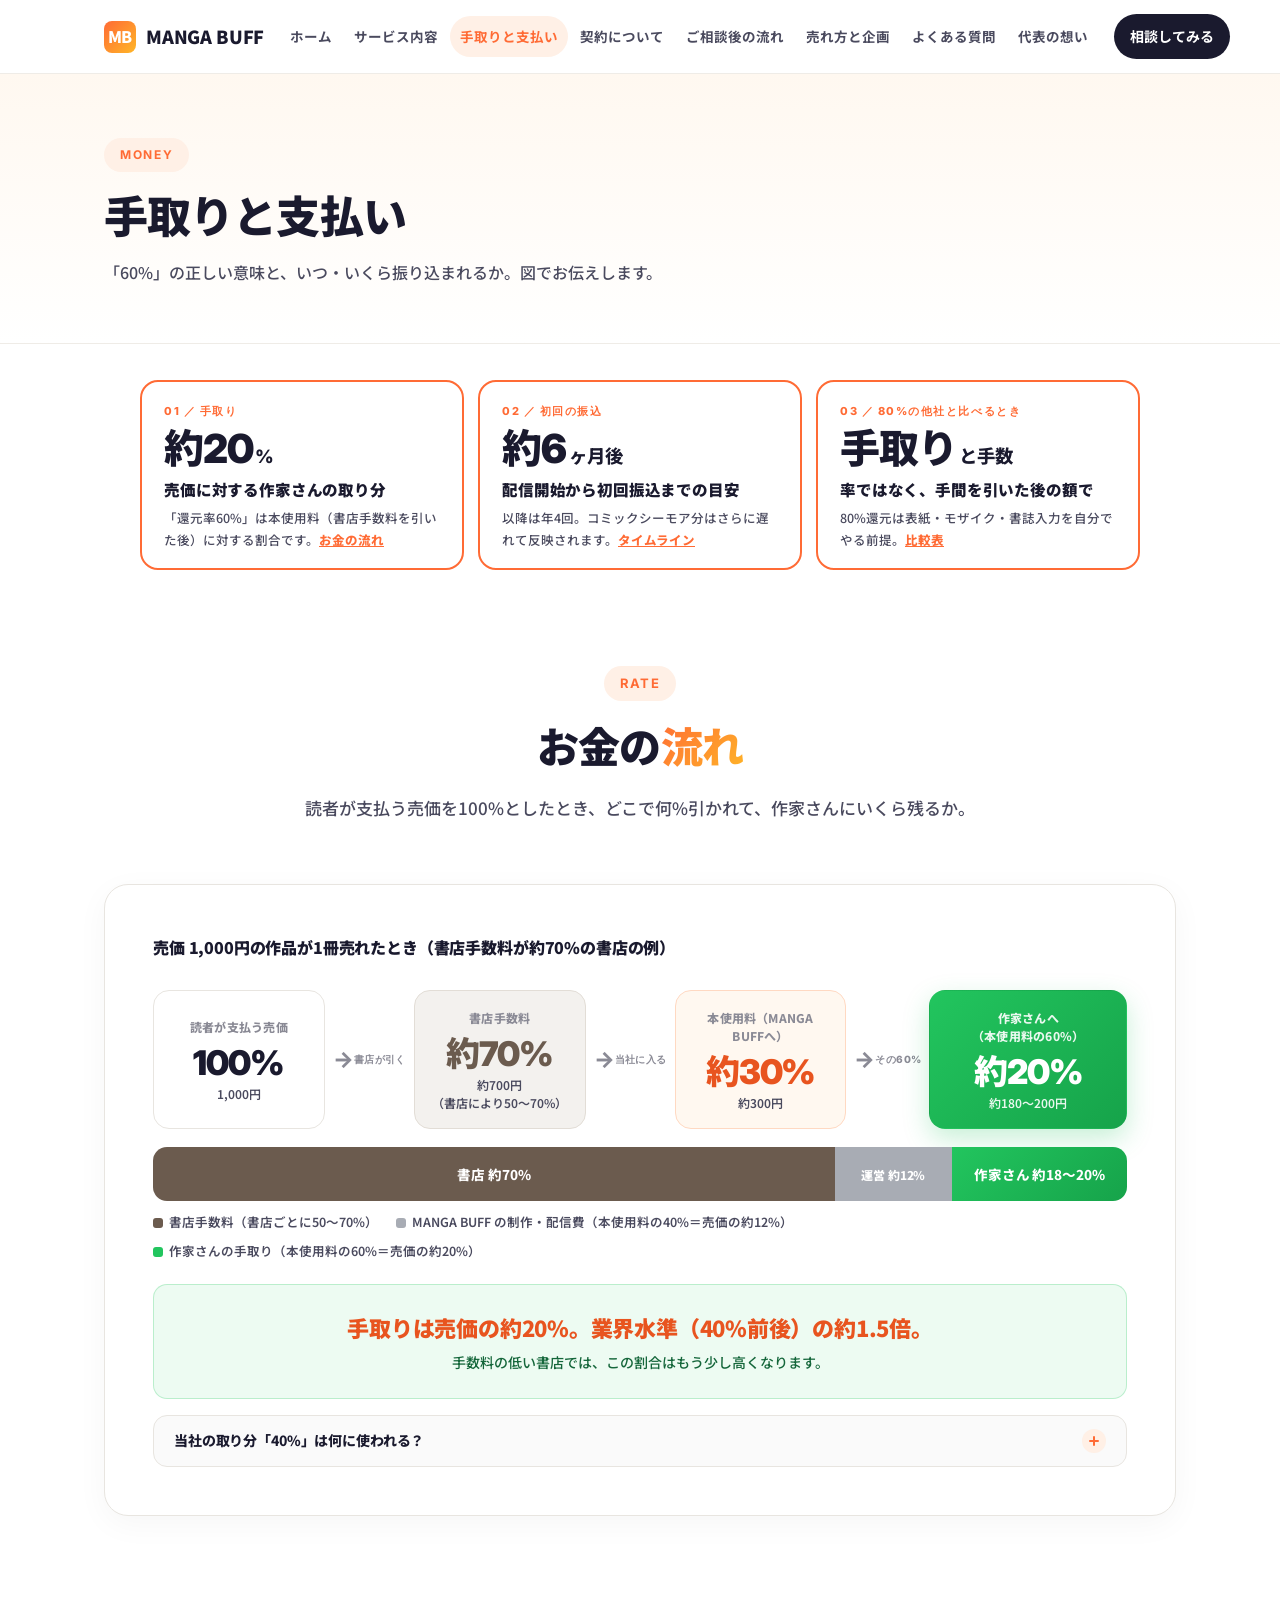
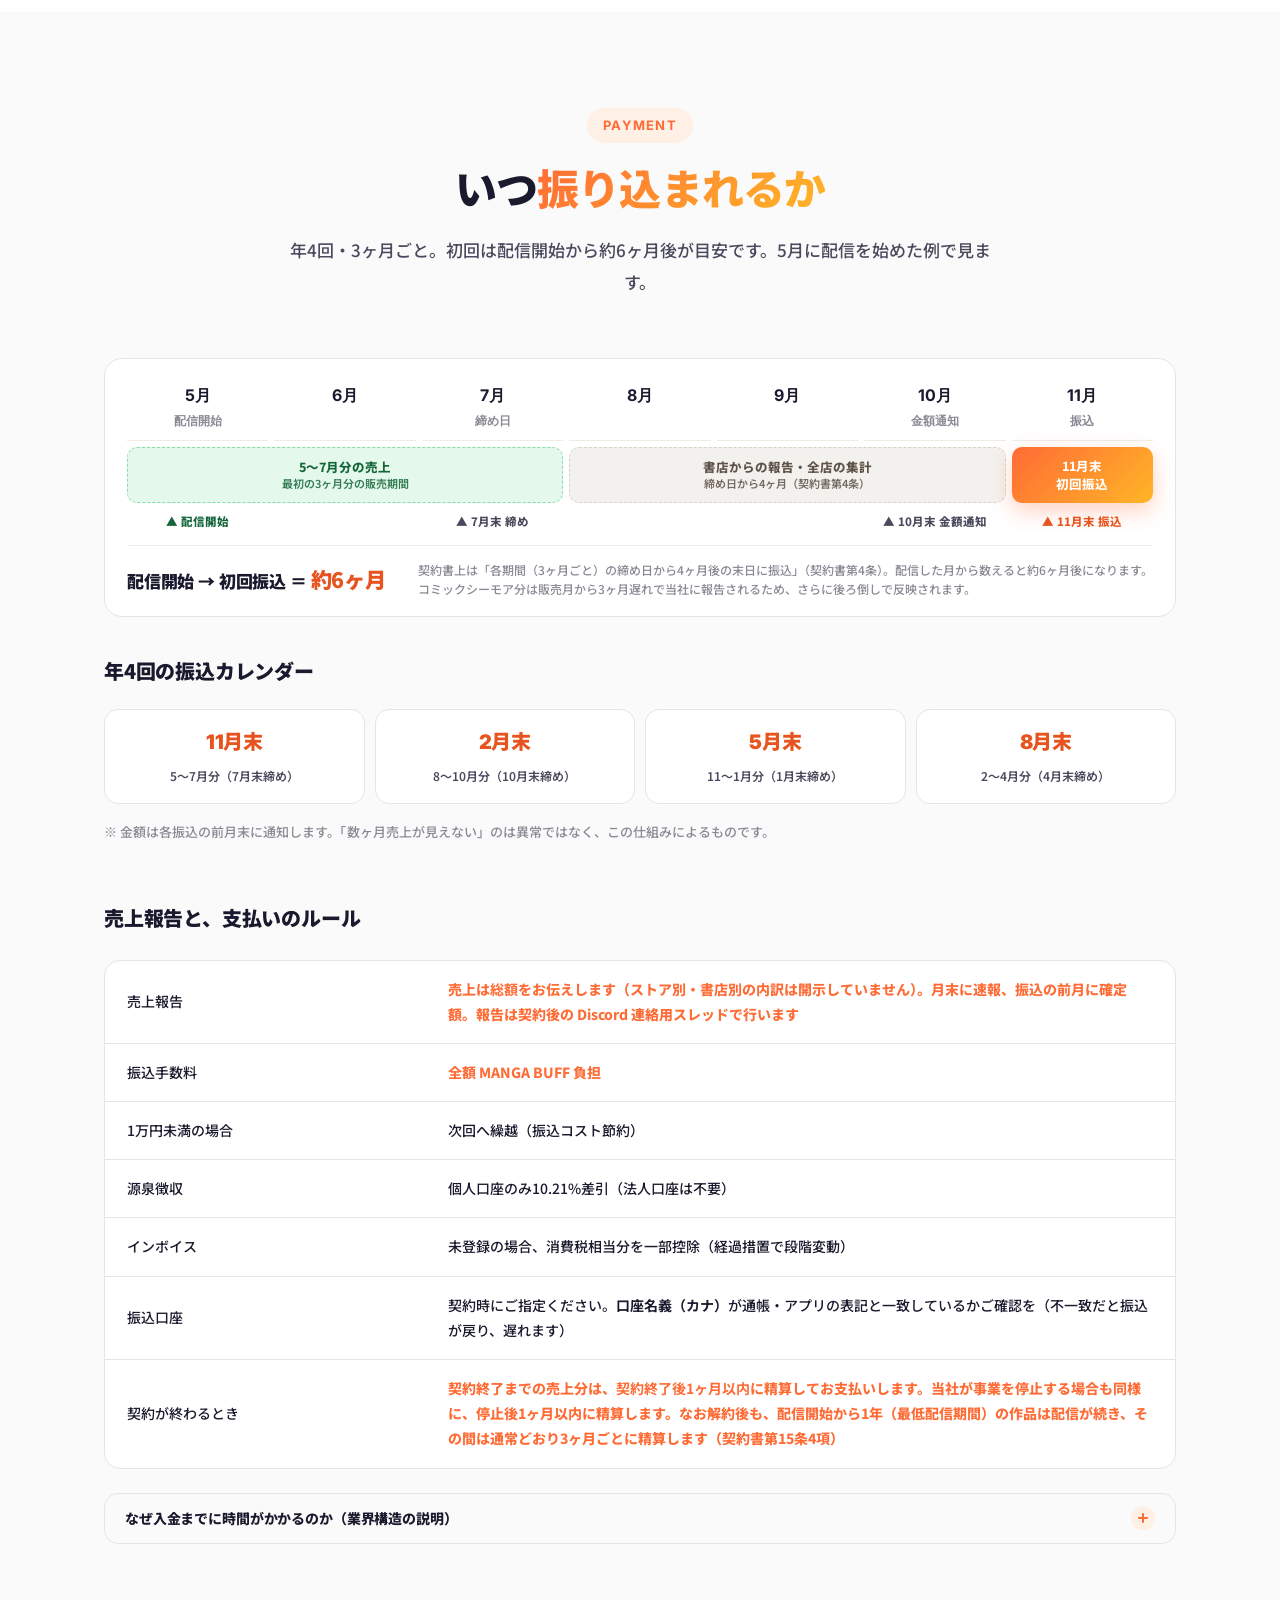
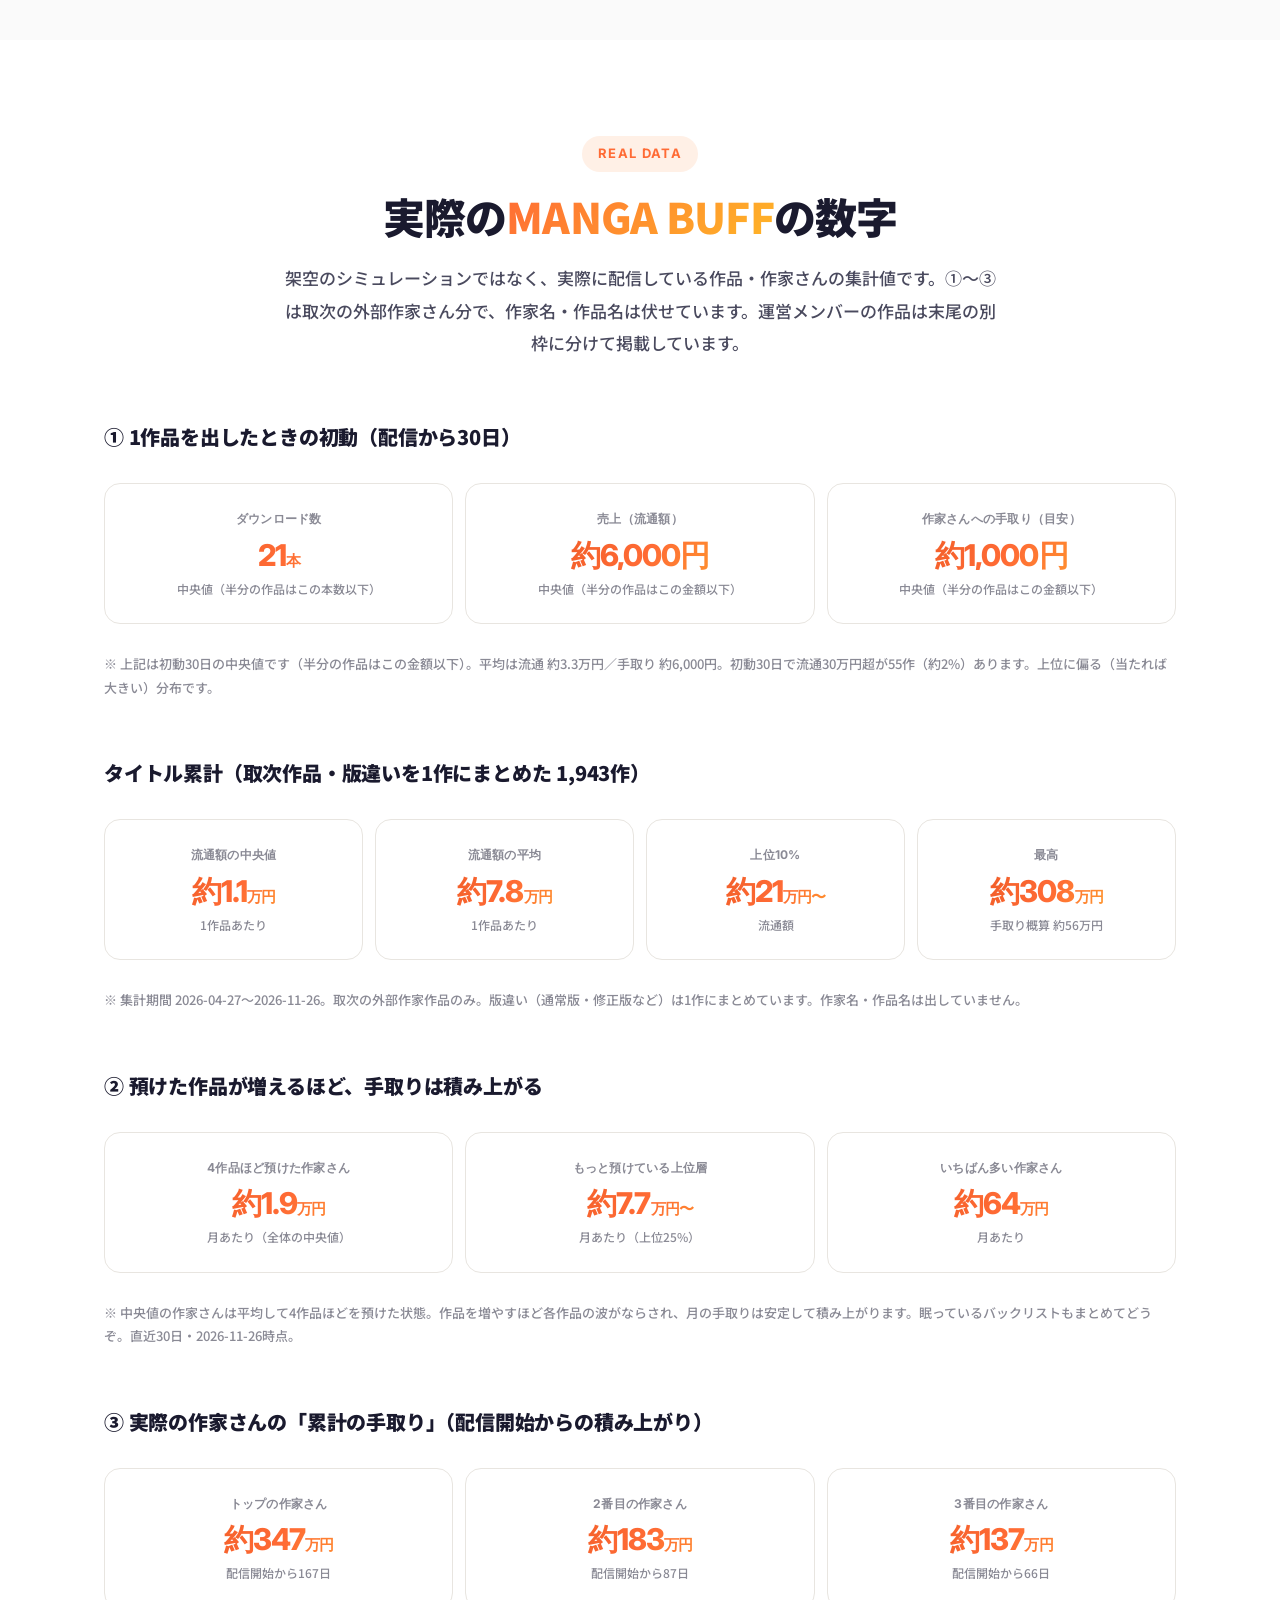
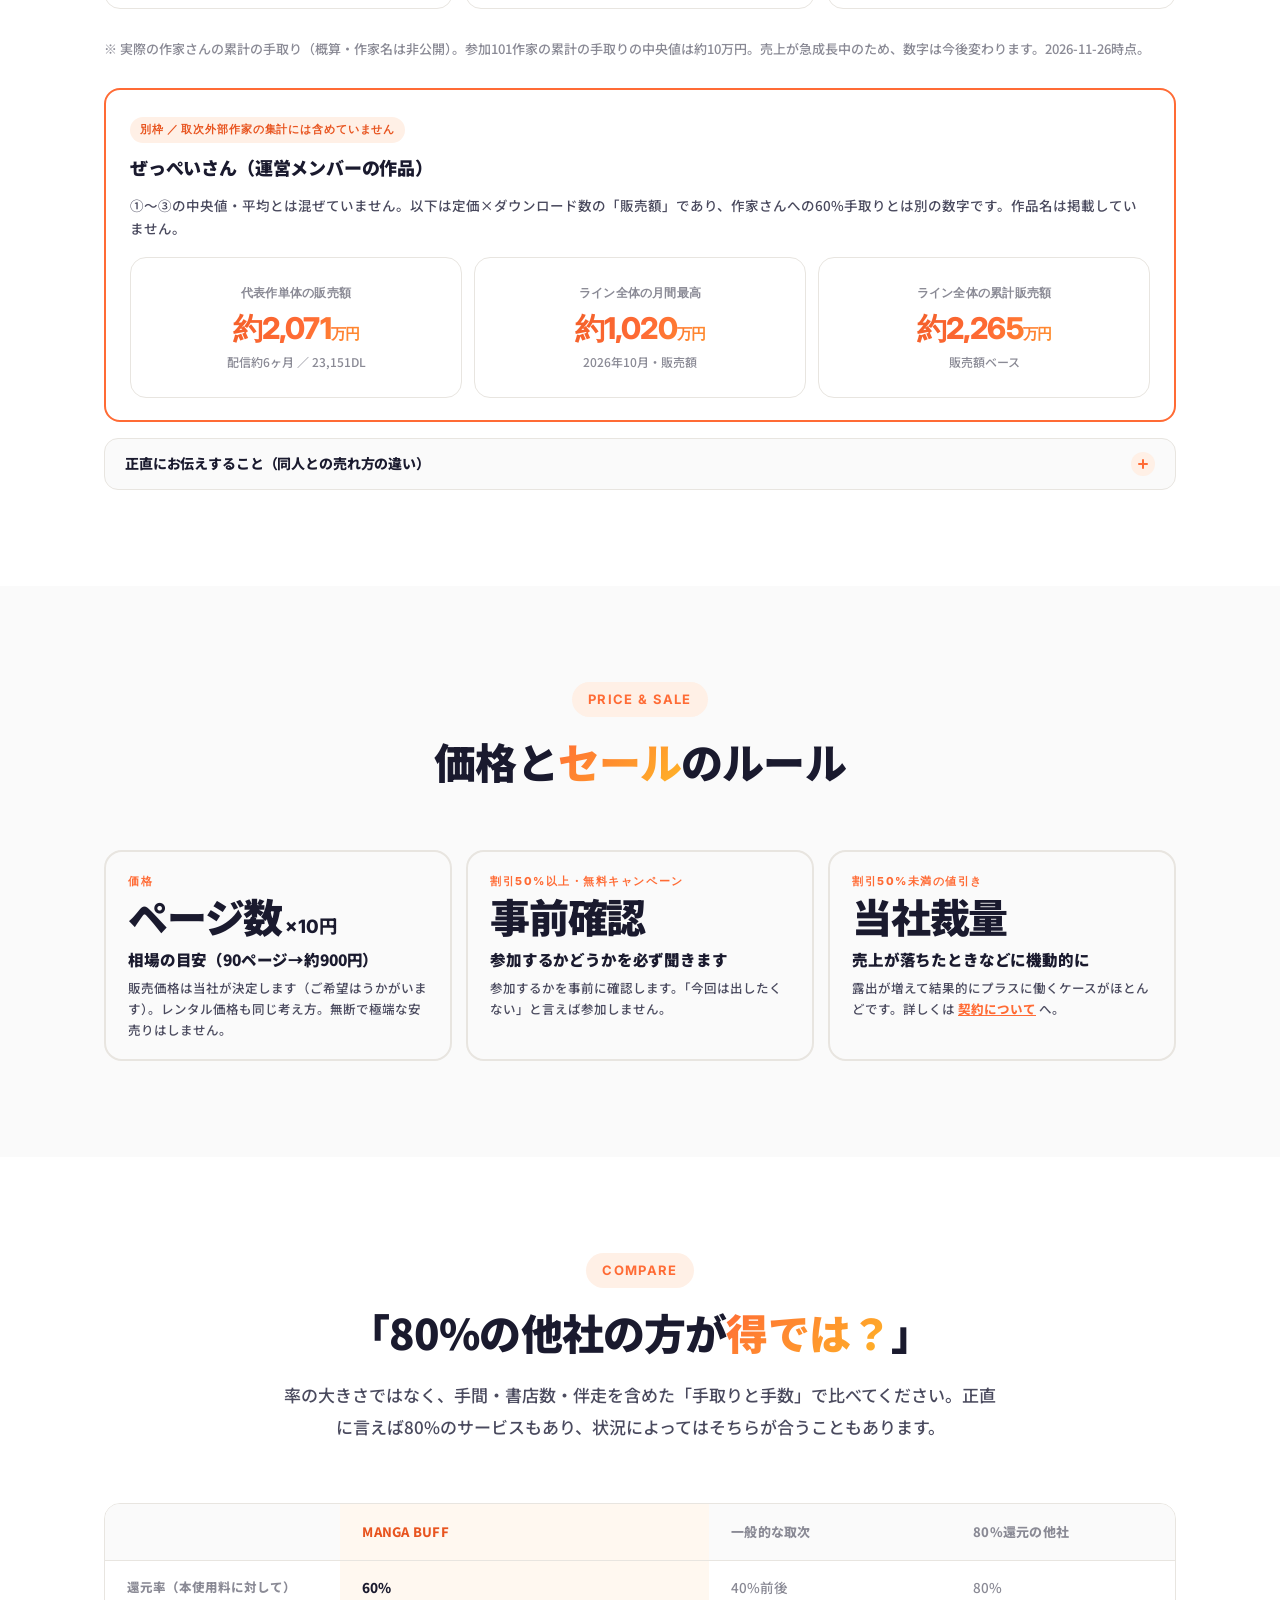
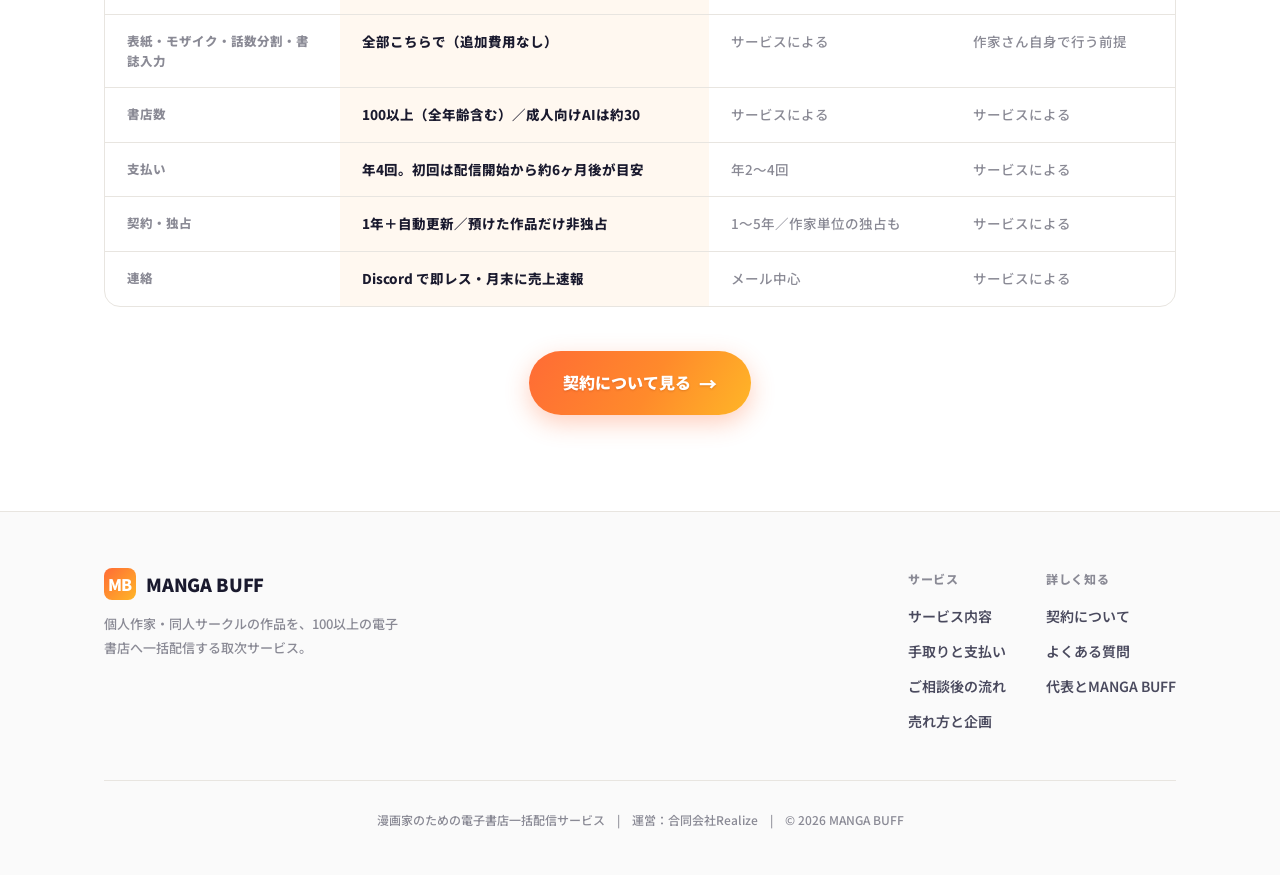
<file: money.html>
<!DOCTYPE html>
<html lang="ja">
<head>
<meta charset="UTF-8">
<meta name="viewport" content="width=device-width, initial-scale=1.0">
<meta name="robots" content="noindex, nofollow, noarchive, nosnippet">
<title>手取りと支払い ｜ MANGA BUFF</title>
<link rel="preconnect" href="https://fonts.googleapis.com">
<link rel="preconnect" href="https://fonts.gstatic.com" crossorigin>
<link href="https://fonts.googleapis.com/css2?family=Noto+Sans+JP:wght@400;500;700;900&family=Inter:wght@400;500;600;700;800&display=swap" rel="stylesheet">
<link rel="stylesheet" href="assets/style.css">
</head>
<body>

<nav class="nav">
  <div class="container nav-inner">
    <a href="index.html" class="logo"><span class="logo-mark">MB</span>MANGA BUFF</a>
    <button class="nav-toggle" aria-label="メニュー"><span></span></button>
    <ul class="nav-menu">
      <li><a href="index.html">ホーム</a></li>
      <li><a href="service.html">サービス内容</a></li>
      <li><a href="money.html">手取りと支払い</a></li>
      <li><a href="contract.html">契約について</a></li>
      <li><a href="flow.html">ご相談後の流れ</a></li>
      <li><a href="sales.html">売れ方と企画</a></li>
      <li><a href="faq.html">よくある質問</a></li>
      <li><a href="about.html">代表の想い</a></li>
    </ul>
    <a href="flow.html" class="nav-cta">相談してみる</a>
  </div>
</nav>

<div class="page-hero">
  <div class="container">
    <span class="eyebrow">MONEY</span>
    <h1>手取りと支払い</h1>
    <p>「60%」の正しい意味と、いつ・いくら振り込まれるか。図でお伝えします。</p>
  </div>
</div>

<section class="tight" style="padding-top:36px; padding-bottom:0;">
  <div class="container">
    <div class="kp-grid" style="margin-top:0;">
      <div class="kp">
        <div class="kp-tag">01 ／ 手取り</div>
        <div class="kp-big">約20<small>%</small></div>
        <div class="kp-head">売価に対する作家さんの取り分</div>
        <p>「還元率60%」は本使用料（書店手数料を引いた後）に対する割合です。<a href="#rate">お金の流れ</a></p>
      </div>
      <div class="kp">
        <div class="kp-tag">02 ／ 初回の振込</div>
        <div class="kp-big">約6<small>ヶ月後</small></div>
        <div class="kp-head">配信開始から初回振込までの目安</div>
        <p>以降は年4回。コミックシーモア分はさらに遅れて反映されます。<a href="#payment">タイムライン</a></p>
      </div>
      <div class="kp">
        <div class="kp-tag">03 ／ 80%の他社と比べるとき</div>
        <div class="kp-big">手取り<small>と手数</small></div>
        <div class="kp-head">率ではなく、手間を引いた後の額で</div>
        <p>80%還元は表紙・モザイク・書誌入力を自分でやる前提。<a href="#compare">比較表</a></p>
      </div>
    </div>
  </div>
</section>

<!-- === お金の流れ === -->
<section id="rate">
  <div class="container">
    <div class="section-head">
      <span class="section-label">RATE</span>
      <h2 class="section-title">お金の<span class="gradient">流れ</span></h2>
      <p class="section-lead">読者が支払う売価を100%としたとき、どこで何%引かれて、作家さんにいくら残るか。</p>
    </div>

    <div class="money-card">
      <h3>売価 1,000円の作品が1冊売れたとき（書店手数料が約70%の書店の例）</h3>
      <div class="mflow">
        <div class="mf"><div class="mf-l">読者が支払う売価</div><div class="mf-v">100%</div><div class="mf-s">1,000円</div></div>
        <div class="mf-arrow">→<small>書店が引く</small></div>
        <div class="mf store"><div class="mf-l">書店手数料</div><div class="mf-v">約70%</div><div class="mf-s">約700円<br>（書店により50〜70%）</div></div>
        <div class="mf-arrow">→<small>当社に入る</small></div>
        <div class="mf rlz"><div class="mf-l">本使用料（MANGA BUFFへ）</div><div class="mf-v">約30%</div><div class="mf-s">約300円</div></div>
        <div class="mf-arrow">→<small>その60%</small></div>
        <div class="mf you"><div class="mf-l">作家さんへ（本使用料の60%）</div><div class="mf-v">約20%</div><div class="mf-s">約180〜200円</div></div>
      </div>
      <div class="mbar">
        <div class="b-store">書店 約70%</div>
        <div class="b-rlz">運営 約12%</div>
        <div class="b-you">作家さん 約18〜20%</div>
      </div>
      <div class="mbar-legend">
        <span class="l-store">書店手数料（書店ごとに50〜70%）</span>
        <span class="l-rlz">MANGA BUFF の制作・配信費（本使用料の40%＝売価の約12%）</span>
        <span class="l-you">作家さんの手取り（本使用料の60%＝売価の約20%）</span>
      </div>
      <div class="callout ok" style="text-align:center; margin:22px 0 0;">
        <strong style="font-size:22px; color:var(--primary-deep); letter-spacing:-0.01em;">手取りは売価の約20%。業界水準（40%前後）の約1.5倍。</strong><br>
        <span style="font-size:14px;">手数料の低い書店では、この割合はもう少し高くなります。</span>
      </div>
      <details class="fold">
        <summary>当社の取り分「40%」は何に使われる？</summary>
        <div>本使用料のうち、当社が制作・配信業務に使う分（売価の約12%）です。配信許諾交渉／EPUB制作・データ変換／表紙・奥付デザイン／書誌情報入力／白抜き・モザイク処理／販促・セール対応／売上データ集計／書店・読者からの問い合わせ対応／ストア管理・仕様変更対応。これらすべてを含んで40%です。追加費用はかかりません。</div>
      </details>
    </div>
  </div>
</section>

<!-- === 入金タイミング === -->
<section class="bg-soft" id="payment">
  <div class="container">
    <div class="section-head">
      <span class="section-label">PAYMENT</span>
      <h2 class="section-title">いつ<span class="gradient">振り込まれるか</span></h2>
      <p class="section-lead">年4回・3ヶ月ごと。初回は配信開始から約6ヶ月後が目安です。5月に配信を始めた例で見ます。</p>
    </div>

    <div class="ptl">
      <div class="ptl-grid">
        <div class="ptl-m"><b>5月</b>配信開始</div><div class="ptl-m"><b>6月</b></div><div class="ptl-m"><b>7月</b>締め日</div>
        <div class="ptl-m"><b>8月</b></div><div class="ptl-m"><b>9月</b></div><div class="ptl-m"><b>10月</b>金額通知</div><div class="ptl-m"><b>11月</b>振込</div>
        <div class="ptl-band sales">5〜7月分の売上<small>最初の3ヶ月分の販売期間</small></div>
        <div class="ptl-band wait">書店からの報告・全店の集計<small>締め日から4ヶ月（契約書第4条）</small></div>
        <div class="ptl-band pay">11月末<br>初回振込</div>
        <div class="ptl-mark start">▲ 配信開始</div>
        <div class="ptl-mark close">▲ 7月末 締め</div>
        <div class="ptl-mark notice">▲ 10月末 金額通知</div>
        <div class="ptl-mark pay">▲ 11月末 振込</div>
      </div>
      <div class="ptl-sum">
        <div class="big">配信開始 → 初回振込 ＝ <em>約6ヶ月</em></div>
        <div class="fine">契約書上は「各期間（3ヶ月ごと）の締め日から4ヶ月後の末日に振込」（契約書第4条）。配信した月から数えると約6ヶ月後になります。<br>コミックシーモア分は販売月から3ヶ月遅れで当社に報告されるため、さらに後ろ倒しで反映されます。</div>
      </div>
    </div>

    <h3 class="block-title" style="margin-top:36px;">年4回の振込カレンダー</h3>
    <div class="pay4">
      <div><b>11月末</b><span>5〜7月分（7月末締め）</span></div>
      <div><b>2月末</b><span>8〜10月分（10月末締め）</span></div>
      <div><b>5月末</b><span>11〜1月分（1月末締め）</span></div>
      <div><b>8月末</b><span>2〜4月分（4月末締め）</span></div>
    </div>
    <p class="example-note">※ 金額は各振込の前月末に通知します。「数ヶ月売上が見えない」のは異常ではなく、この仕組みによるものです。</p>

    <h3 class="block-title">売上報告と、支払いのルール</h3>
    <div class="table-wrap">
      <table>
        <tbody>
          <tr><td style="width:30%;">売上報告</td><td class="mb">売上は<strong>総額</strong>をお伝えします（ストア別・書店別の内訳は開示していません）。月末に速報、振込の前月に確定額。報告は契約後の Discord 連絡用スレッドで行います</td></tr>
          <tr><td>振込手数料</td><td class="mb">全額 MANGA BUFF 負担</td></tr>
          <tr><td>1万円未満の場合</td><td>次回へ繰越（振込コスト節約）</td></tr>
          <tr><td>源泉徴収</td><td>個人口座のみ10.21%差引（法人口座は不要）</td></tr>
          <tr><td>インボイス</td><td>未登録の場合、消費税相当分を一部控除（経過措置で段階変動）</td></tr>
          <tr><td>振込口座</td><td>契約時にご指定ください。<strong>口座名義（カナ）</strong>が通帳・アプリの表記と一致しているかご確認を（不一致だと振込が戻り、遅れます）</td></tr>
          <tr><td>契約が終わるとき</td><td class="mb">契約終了までの売上分は、<strong>契約終了後1ヶ月以内</strong>に精算してお支払いします。当社が事業を停止する場合も同様に、停止後1ヶ月以内に精算します。なお解約後も、配信開始から1年（最低配信期間）の作品は配信が続き、その間は通常どおり3ヶ月ごとに精算します（契約書第15条4項）</td></tr>
        </tbody>
      </table>
    </div>
    <details class="fold">
      <summary>なぜ入金までに時間がかかるのか（業界構造の説明）</summary>
      <div>① 書店から取次への報告に1〜2ヶ月　② コミックシーモアは販売月から3ヶ月遅れで報告　③ 全書店の数字が揃わないと正確な金額で振り込めない。契約書上は「各期間（3ヶ月ごと）の締め日から4ヶ月後の末日に振込」（契約書第4条）で、年4回の精算サイクル自体は業界標準です。一部の書店では、書店から当社への入金までにさらに日数がかかります。結果として、初回の振込は配信開始から約6ヶ月後が目安になります。</div>
    </details>
  </div>
</section>

<!-- === 実際の数字 === -->
<section>
  <div class="container">
    <div class="section-head">
      <span class="section-label">REAL DATA</span>
      <h2 class="section-title">実際の<span class="gradient">MANGA BUFF</span>の数字</h2>
      <p class="section-lead">架空のシミュレーションではなく、実際に配信している作品・作家さんの集計値です。<span class="nowrap">①〜③</span>は取次の外部作家さん分で、作家名・作品名は伏せています。運営メンバーの作品は末尾の別枠に分けて掲載しています。</p>
    </div>

    <!-- AUTO-STATS: ①②③ の数字は refresh_lp_stats.py が data-stat 単位で自動差し替え（毎月15日 GitHub Actions）。手編集する場合は数字だけ変える。タイトル累計・ぜっぺい別枠は 2026-11-26 時点の手掲載（自動差し替え対象外）。 -->
    <h3 class="block-title">① 1作品を出したときの初動（配信から30日）</h3>
    <div class="sim-grid">
      <div class="sim-cell"><div class="sim-cell-label">ダウンロード数</div><div class="sim-cell-value"><span data-stat="init_dl">21</span><span style="font-size:0.5em;">本</span></div><div class="sim-cell-sub">中央値（半分の作品はこの本数以下）</div></div>
      <div class="sim-cell"><div class="sim-cell-label">売上（流通額）</div><div class="sim-cell-value"><span data-stat="init_sales">約6,000円</span></div><div class="sim-cell-sub">中央値（半分の作品はこの金額以下）</div></div>
      <div class="sim-cell"><div class="sim-cell-label">作家さんへの手取り（目安）</div><div class="sim-cell-value"><span data-stat="init_return">約1,000円</span></div><div class="sim-cell-sub">中央値（半分の作品はこの金額以下）</div></div>
    </div>
    <p class="example-note">※ 上記は初動30日の中央値です（半分の作品はこの金額以下）。平均は流通 <span class="nowrap">約3.3万円</span>／手取り <span class="nowrap">約6,000円</span>。初動30日で<span class="nowrap">流通30万円超が55作（約2%）</span>あります。上位に偏る（当たれば大きい）分布です。</p>

    <h3 class="block-title">タイトル累計（取次作品・版違いを1作にまとめた 1,943作）</h3>
    <div class="sim-grid">
      <div class="sim-cell"><div class="sim-cell-label">流通額の中央値</div><div class="sim-cell-value">約1.1<span style="font-size:0.5em;">万円</span></div><div class="sim-cell-sub">1作品あたり</div></div>
      <div class="sim-cell"><div class="sim-cell-label">流通額の平均</div><div class="sim-cell-value">約7.8<span style="font-size:0.5em;">万円</span></div><div class="sim-cell-sub">1作品あたり</div></div>
      <div class="sim-cell"><div class="sim-cell-label">上位10%</div><div class="sim-cell-value">約21<span style="font-size:0.5em;">万円〜</span></div><div class="sim-cell-sub">流通額</div></div>
      <div class="sim-cell"><div class="sim-cell-label">最高</div><div class="sim-cell-value">約308<span style="font-size:0.5em;">万円</span></div><div class="sim-cell-sub">手取り概算 約56万円</div></div>
    </div>
    <p class="example-note">※ 集計期間 2026-04-27〜2026-11-26。取次の外部作家作品のみ。版違い（通常版・修正版など）は1作にまとめています。作家名・作品名は出していません。</p>

    <h3 class="block-title">② 預けた作品が増えるほど、手取りは積み上がる</h3>
    <div class="sim-grid">
      <div class="sim-cell"><div class="sim-cell-label">4作品ほど預けた作家さん</div><div class="sim-cell-value"><span data-stat="m30_med">約1.9</span><span style="font-size:0.5em;">万円</span></div><div class="sim-cell-sub">月あたり（全体の中央値）</div></div>
      <div class="sim-cell"><div class="sim-cell-label">もっと預けている上位層</div><div class="sim-cell-value"><span data-stat="m30_p75">約7.7</span><span style="font-size:0.5em;">万円〜</span></div><div class="sim-cell-sub">月あたり（上位25%）</div></div>
      <div class="sim-cell"><div class="sim-cell-label">いちばん多い作家さん</div><div class="sim-cell-value"><span data-stat="m30_max">約64</span><span style="font-size:0.5em;">万円</span></div><div class="sim-cell-sub">月あたり</div></div>
    </div>
    <p class="example-note">※ 中央値の作家さんは平均して4作品ほどを預けた状態。作品を増やすほど各作品の波がならされ、月の手取りは安定して積み上がります。眠っているバックリストもまとめてどうぞ。直近30日・2026-11-26時点。</p>

    <h3 class="block-title">③ 実際の作家さんの「累計の手取り」（配信開始からの積み上がり）</h3>
    <div class="sim-grid">
      <div class="sim-cell"><div class="sim-cell-label">トップの作家さん</div><div class="sim-cell-value"><span data-stat="cum1">約347</span><span style="font-size:0.5em;">万円</span></div><div class="sim-cell-sub"><span data-stat="cum1_sub">配信開始から167日</span></div></div>
      <div class="sim-cell"><div class="sim-cell-label">2番目の作家さん</div><div class="sim-cell-value"><span data-stat="cum2">約183</span><span style="font-size:0.5em;">万円</span></div><div class="sim-cell-sub"><span data-stat="cum2_sub">配信開始から87日</span></div></div>
      <div class="sim-cell"><div class="sim-cell-label">3番目の作家さん</div><div class="sim-cell-value"><span data-stat="cum3">約137</span><span style="font-size:0.5em;">万円</span></div><div class="sim-cell-sub"><span data-stat="cum3_sub">配信開始から66日</span></div></div>
    </div>
    <p class="example-note">※ 実際の作家さんの累計の手取り（概算・作家名は非公開）。参加<span data-stat="cum_n">101</span>作家の累計の手取りの中央値は<span data-stat="cum_med">約10万円</span>。売上が急成長中のため、数字は今後変わります。2026-11-26時点。</p>

    <div class="sep-box">
      <div class="sep-tag">別枠 ／ 取次外部作家の集計には含めていません</div>
      <h3>ぜっぺいさん（運営メンバーの作品）</h3>
      <p class="sep-lead">①〜③の中央値・平均とは混ぜていません。以下は定価×ダウンロード数の「販売額」であり、作家さんへの60%手取りとは別の数字です。作品名は掲載していません。</p>
      <div class="sim-grid">
        <div class="sim-cell"><div class="sim-cell-label">代表作単体の販売額</div><div class="sim-cell-value">約2,071<span style="font-size:0.5em;">万円</span></div><div class="sim-cell-sub">配信約6ヶ月 ／ 23,151DL</div></div>
        <div class="sim-cell"><div class="sim-cell-label">ライン全体の月間最高</div><div class="sim-cell-value">約1,020<span style="font-size:0.5em;">万円</span></div><div class="sim-cell-sub">2026年10月・販売額</div></div>
        <div class="sim-cell"><div class="sim-cell-label">ライン全体の累計販売額</div><div class="sim-cell-value">約2,265<span style="font-size:0.5em;">万円</span></div><div class="sim-cell-sub">販売額ベース</div></div>
      </div>
    </div>

    <details class="fold">
      <summary>正直にお伝えすること（同人との売れ方の違い）</summary>
      <div>商業電子書店は読者層・価格帯・導線が同人プラットフォーム（FANZA同人・DLsite等）と異なります。同人で月数百〜数千冊売れている作家さんでも、<strong>商業配信の開始直後は月数十〜数百冊のレンジから始まる</strong>のが一般的です。ただし作品を積み上げるほど売上は安定します。最新の実績はご相談時にお伝えします。</div>
    </details>
  </div>
</section>

<!-- === 価格・セール === -->
<section class="bg-soft" data-pdf="skip">
  <div class="container">
    <div class="section-head">
      <span class="section-label">PRICE &amp; SALE</span>
      <h2 class="section-title">価格と<span class="gradient">セール</span>のルール</h2>
    </div>
    <div class="kp-grid" style="margin-top:0; max-width:none;">
      <div class="kp soft">
        <div class="kp-tag">価格</div>
        <div class="kp-big">ページ数<small>×10円</small></div>
        <div class="kp-head">相場の目安（90ページ→約900円）</div>
        <p>販売価格は当社が決定します（ご希望はうかがいます）。レンタル価格も同じ考え方。無断で極端な安売りはしません。</p>
      </div>
      <div class="kp soft">
        <div class="kp-tag">割引50%以上・無料キャンペーン</div>
        <div class="kp-big">事前確認</div>
        <div class="kp-head">参加するかどうかを必ず聞きます</div>
        <p>参加するかを事前に確認します。「今回は出したくない」と言えば参加しません。</p>
      </div>
      <div class="kp soft">
        <div class="kp-tag">割引50%未満の値引き</div>
        <div class="kp-big">当社裁量</div>
        <div class="kp-head">売上が落ちたときなどに機動的に</div>
        <p>露出が増えて結果的にプラスに働くケースがほとんどです。詳しくは <a href="contract.html#pricing">契約について</a> へ。</p>
      </div>
    </div>
  </div>
</section>

<!-- === 比較 === -->
<section id="compare">
  <div class="container">
    <div class="section-head">
      <span class="section-label">COMPARE</span>
      <h2 class="section-title">「80%の他社の方が<span class="gradient">得では？</span>」</h2>
      <p class="section-lead">率の大きさではなく、手間・書店数・伴走を含めた「手取りと手数」で比べてください。正直に言えば80%のサービスもあり、状況によってはそちらが合うこともあります。</p>
    </div>
    <div class="cmp-wrap">
      <table class="cmp">
        <thead><tr><th></th><th class="mbcol">MANGA BUFF</th><th>一般的な取次</th><th>80%還元の他社</th></tr></thead>
        <tbody>
          <tr><td>還元率（本使用料に対して）</td><td class="mbcol">60%</td><td class="dim">40%前後</td><td class="dim">80%</td></tr>
          <tr><td>表紙・モザイク・話数分割・書誌入力</td><td class="mbcol">全部こちらで（追加費用なし）</td><td class="dim">サービスによる</td><td class="dim">作家さん自身で行う前提</td></tr>
          <tr><td>書店数</td><td class="mbcol">100以上（全年齢含む）／成人向けAIは約30</td><td class="dim">サービスによる</td><td class="dim">サービスによる</td></tr>
          <tr><td>支払い</td><td class="mbcol">年4回。初回は配信開始から約6ヶ月後が目安</td><td class="dim">年2〜4回</td><td class="dim">サービスによる</td></tr>
          <tr><td>契約・独占</td><td class="mbcol">1年＋自動更新／預けた作品だけ非独占</td><td class="dim">1〜5年／作家単位の独占も</td><td class="dim">サービスによる</td></tr>
          <tr><td>連絡</td><td class="mbcol">Discord で即レス・月末に売上速報</td><td class="dim">メール中心</td><td class="dim">サービスによる</td></tr>
        </tbody>
      </table>
    </div>
    <div style="text-align:center; margin-top:44px;">
      <a href="contract.html" class="btn-primary">契約について見る</a>
    </div>
  </div>
</section>

<footer>
  <div class="container">
    <div class="footer-grid">
      <div>
        <div class="footer-logo"><span class="logo-mark">MB</span>MANGA BUFF</div>
        <p class="footer-tagline">個人作家・同人サークルの作品を、100以上の電子書店へ一括配信する取次サービス。</p>
      </div>
      <div class="footer-links">
        <div class="footer-col">
          <h5>サービス</h5>
          <a href="service.html">サービス内容</a>
          <a href="money.html">手取りと支払い</a>
          <a href="flow.html">ご相談後の流れ</a>
          <a href="sales.html">売れ方と企画</a>
        </div>
        <div class="footer-col">
          <h5>詳しく知る</h5>
          <a href="contract.html">契約について</a>
          <a href="faq.html">よくある質問</a>
          <a href="about.html">代表とMANGA BUFF</a>
        </div>
      </div>
    </div>
    <p class="footer-meta">漫画家のための電子書店一括配信サービス　|　運営：合同会社Realize　|　© 2026 MANGA BUFF</p>
  </div>
</footer>

<script src="assets/site.js"></script>
</body>
</html>
</file>
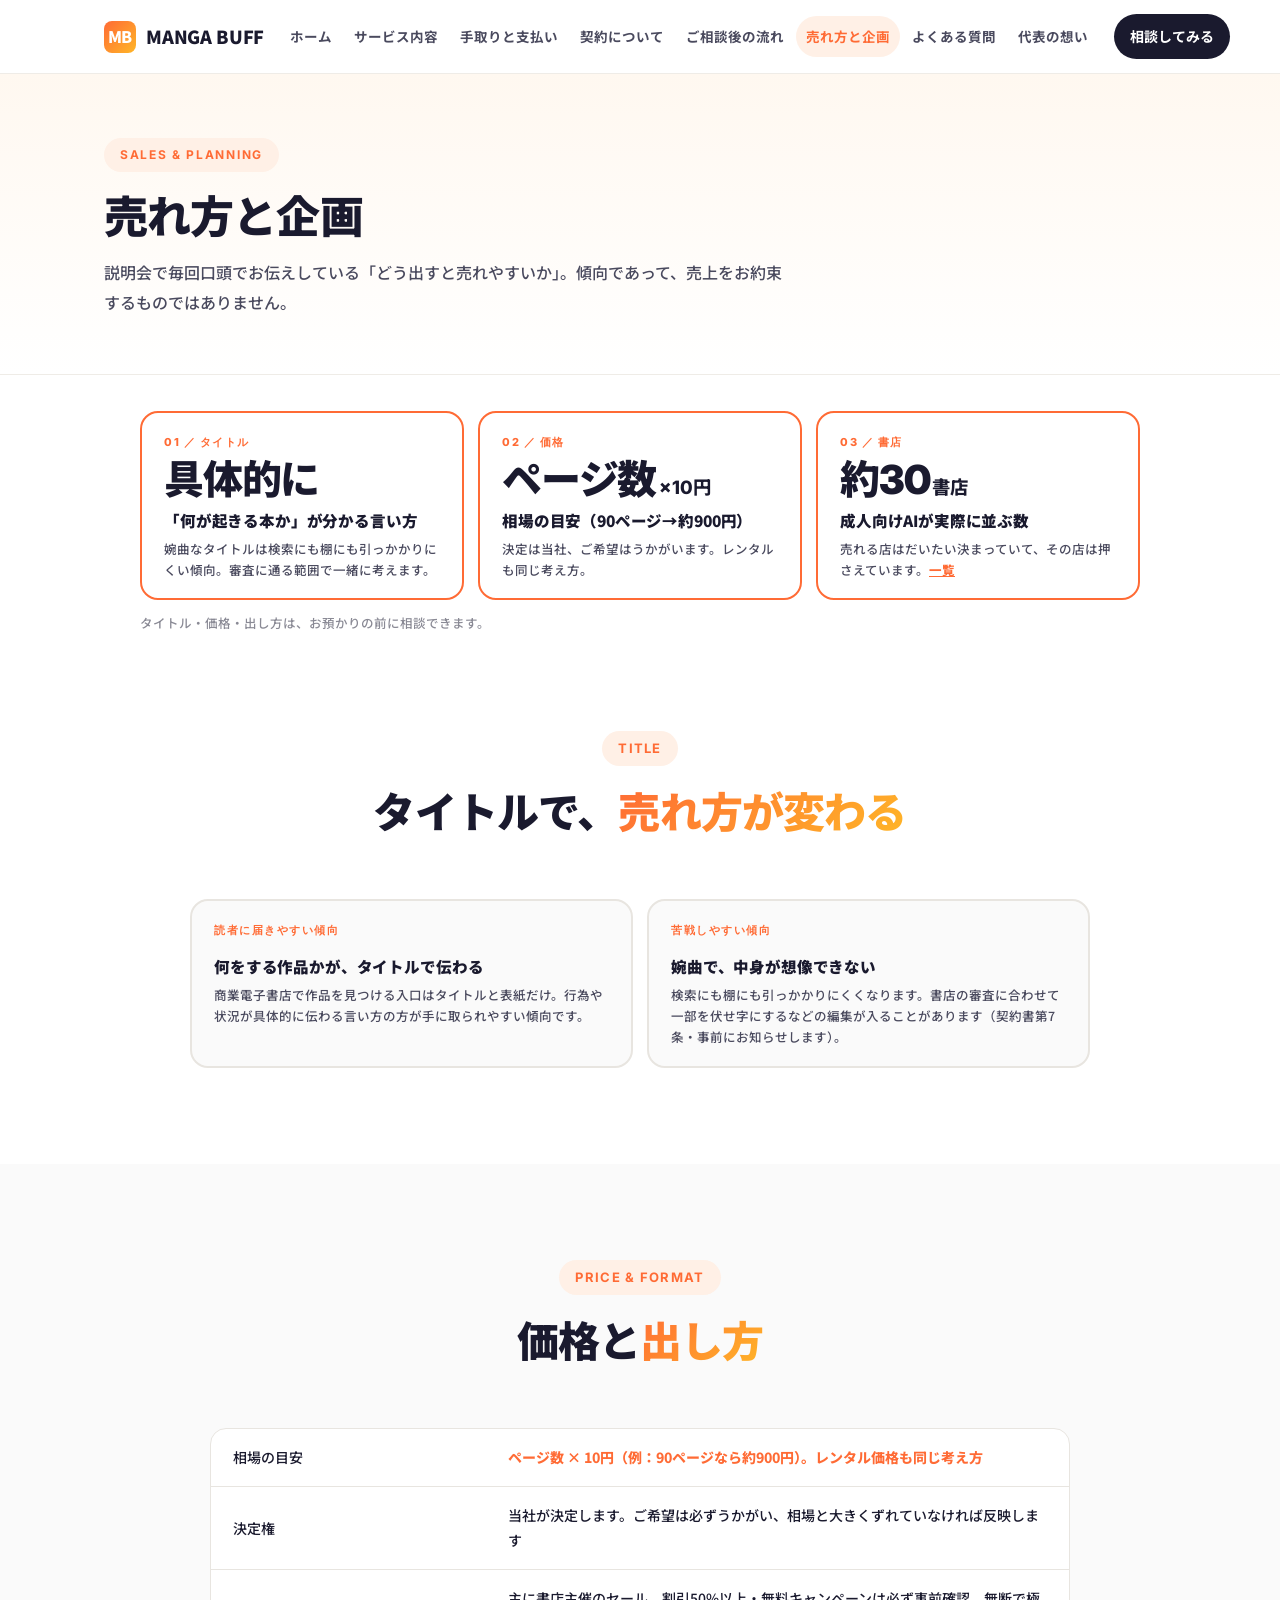
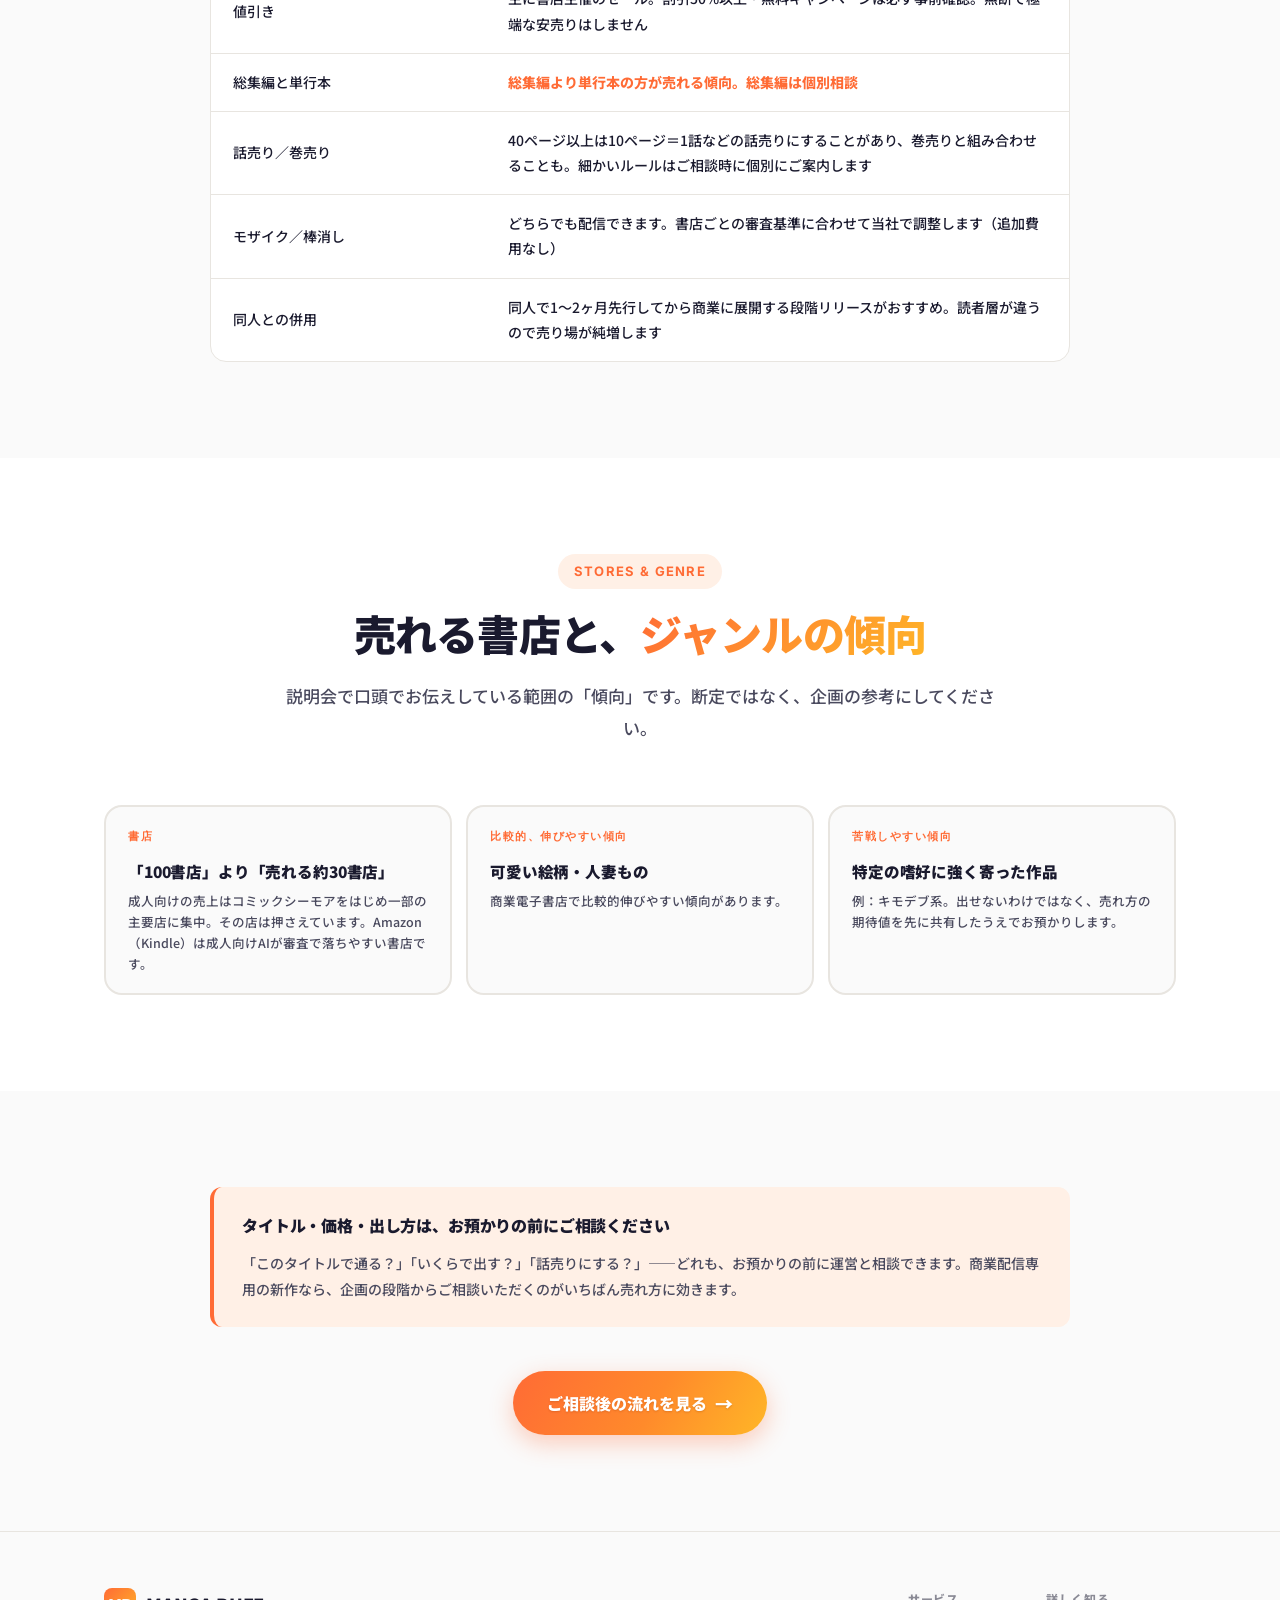
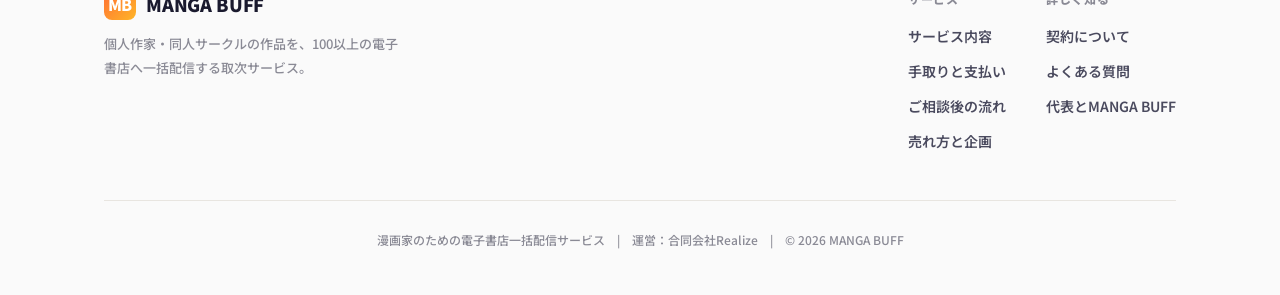
<file: sales.html>
<!DOCTYPE html>
<html lang="ja">
<head>
<meta charset="UTF-8">
<meta name="viewport" content="width=device-width, initial-scale=1.0">
<meta name="robots" content="noindex, nofollow, noarchive, nosnippet">
<title>売れ方と企画 ｜ MANGA BUFF</title>
<link rel="preconnect" href="https://fonts.googleapis.com">
<link rel="preconnect" href="https://fonts.gstatic.com" crossorigin>
<link href="https://fonts.googleapis.com/css2?family=Noto+Sans+JP:wght@400;500;700;900&family=Inter:wght@400;500;600;700;800&display=swap" rel="stylesheet">
<link rel="stylesheet" href="assets/style.css">
</head>
<body>

<nav class="nav">
  <div class="container nav-inner">
    <a href="index.html" class="logo"><span class="logo-mark">MB</span>MANGA BUFF</a>
    <button class="nav-toggle" aria-label="メニュー"><span></span></button>
    <ul class="nav-menu">
      <li><a href="index.html">ホーム</a></li>
      <li><a href="service.html">サービス内容</a></li>
      <li><a href="money.html">手取りと支払い</a></li>
      <li><a href="contract.html">契約について</a></li>
      <li><a href="flow.html">ご相談後の流れ</a></li>
      <li><a href="sales.html">売れ方と企画</a></li>
      <li><a href="faq.html">よくある質問</a></li>
      <li><a href="about.html">代表の想い</a></li>
    </ul>
    <a href="flow.html" class="nav-cta">相談してみる</a>
  </div>
</nav>

<div class="page-hero">
  <div class="container">
    <span class="eyebrow">SALES &amp; PLANNING</span>
    <h1>売れ方と企画</h1>
    <p>説明会で毎回口頭でお伝えしている「どう出すと売れやすいか」。傾向であって、売上をお約束するものではありません。</p>
  </div>
</div>

<section class="tight" style="padding-top:36px; padding-bottom:0;">
  <div class="container">
    <div class="kp-grid" style="margin-top:0;">
      <div class="kp">
        <div class="kp-tag">01 ／ タイトル</div>
        <div class="kp-big">具体的に</div>
        <div class="kp-head">「何が起きる本か」が分かる言い方</div>
        <p>婉曲なタイトルは検索にも棚にも引っかかりにくい傾向。審査に通る範囲で一緒に考えます。</p>
      </div>
      <div class="kp">
        <div class="kp-tag">02 ／ 価格</div>
        <div class="kp-big">ページ数<small>×10円</small></div>
        <div class="kp-head">相場の目安（90ページ→約900円）</div>
        <p>決定は当社、ご希望はうかがいます。レンタルも同じ考え方。</p>
      </div>
      <div class="kp">
        <div class="kp-tag">03 ／ 書店</div>
        <div class="kp-big">約30<small>書店</small></div>
        <div class="kp-head">成人向けAIが実際に並ぶ数</div>
        <p>売れる店はだいたい決まっていて、その店は押さえています。<a href="service.html#stores">一覧</a></p>
      </div>
    </div>
    <p class="kp-note">タイトル・価格・出し方は、お預かりの前に相談できます。</p>
  </div>
</section>

<!-- === タイトル === -->
<section>
  <div class="container">
    <div class="section-head">
      <span class="section-label">TITLE</span>
      <h2 class="section-title">タイトルで、<span class="gradient">売れ方が変わる</span></h2>
    </div>
    <div class="kp-grid" style="margin-top:0; max-width:900px;">
      <div class="kp soft">
        <div class="kp-tag">読者に届きやすい傾向</div>
        <div class="kp-head">何をする作品かが、タイトルで伝わる</div>
        <p>商業電子書店で作品を見つける入口はタイトルと表紙だけ。行為や状況が具体的に伝わる言い方の方が手に取られやすい傾向です。</p>
      </div>
      <div class="kp soft">
        <div class="kp-tag">苦戦しやすい傾向</div>
        <div class="kp-head">婉曲で、中身が想像できない</div>
        <p>検索にも棚にも引っかかりにくくなります。書店の審査に合わせて一部を伏せ字にするなどの編集が入ることがあります（契約書第7条・事前にお知らせします）。</p>
      </div>
    </div>
  </div>
</section>

<!-- === 価格・出し方 === -->
<section class="bg-soft">
  <div class="container">
    <div class="section-head">
      <span class="section-label">PRICE &amp; FORMAT</span>
      <h2 class="section-title">価格と<span class="gradient">出し方</span></h2>
    </div>
    <div class="table-wrap" style="max-width:860px; margin:0 auto;">
      <table>
        <tbody>
          <tr><td style="width:32%;">相場の目安</td><td class="mb">ページ数 × 10円（例：90ページなら約900円）。レンタル価格も同じ考え方</td></tr>
          <tr><td>決定権</td><td>当社が決定します。ご希望は必ずうかがい、相場と大きくずれていなければ反映します</td></tr>
          <tr><td>値引き</td><td>主に書店主催のセール。割引50%以上・無料キャンペーンは必ず事前確認。無断で極端な安売りはしません</td></tr>
          <tr><td>総集編と単行本</td><td class="mb">総集編より単行本の方が売れる傾向。総集編は個別相談</td></tr>
          <tr><td>話売り／巻売り</td><td>40ページ以上は10ページ＝1話などの話売りにすることがあり、巻売りと組み合わせることも。細かいルールはご相談時に個別にご案内します</td></tr>
          <tr><td>モザイク／棒消し</td><td>どちらでも配信できます。書店ごとの審査基準に合わせて当社で調整します（追加費用なし）</td></tr>
          <tr><td>同人との併用</td><td>同人で1〜2ヶ月先行してから商業に展開する段階リリースがおすすめ。読者層が違うので売り場が純増します</td></tr>
        </tbody>
      </table>
    </div>
  </div>
</section>

<!-- === 書店・ジャンル === -->
<section>
  <div class="container">
    <div class="section-head">
      <span class="section-label">STORES &amp; GENRE</span>
      <h2 class="section-title">売れる書店と、<span class="gradient">ジャンルの傾向</span></h2>
      <p class="section-lead">説明会で口頭でお伝えしている範囲の「傾向」です。断定ではなく、企画の参考にしてください。</p>
    </div>
    <div class="kp-grid" style="margin-top:0; max-width:none;">
      <div class="kp soft">
        <div class="kp-tag">書店</div>
        <div class="kp-head">「100書店」より「売れる約30書店」</div>
        <p>成人向けの売上はコミックシーモアをはじめ一部の主要店に集中。その店は押さえています。Amazon（Kindle）は成人向けAIが審査で落ちやすい書店です。</p>
      </div>
      <div class="kp soft">
        <div class="kp-tag">比較的、伸びやすい傾向</div>
        <div class="kp-head">可愛い絵柄・人妻もの</div>
        <p>商業電子書店で比較的伸びやすい傾向があります。</p>
      </div>
      <div class="kp soft">
        <div class="kp-tag">苦戦しやすい傾向</div>
        <div class="kp-head">特定の嗜好に強く寄った作品</div>
        <p>例：キモデブ系。出せないわけではなく、売れ方の期待値を先に共有したうえでお預かりします。</p>
      </div>
    </div>
  </div>
</section>

<!-- === 企画相談 === -->
<section class="bg-soft">
  <div class="container">
    <div class="hl-box" style="max-width:860px; margin:0 auto;">
      <strong>タイトル・価格・出し方は、お預かりの前にご相談ください</strong>
      <p>「このタイトルで通る？」「いくらで出す？」「話売りにする？」——どれも、お預かりの前に運営と相談できます。商業配信専用の新作なら、企画の段階からご相談いただくのがいちばん売れ方に効きます。</p>
    </div>
    <div style="text-align:center; margin-top:44px;">
      <a href="flow.html" class="btn-primary">ご相談後の流れを見る</a>
    </div>
  </div>
</section>

<footer>
  <div class="container">
    <div class="footer-grid">
      <div>
        <div class="footer-logo"><span class="logo-mark">MB</span>MANGA BUFF</div>
        <p class="footer-tagline">個人作家・同人サークルの作品を、100以上の電子書店へ一括配信する取次サービス。</p>
      </div>
      <div class="footer-links">
        <div class="footer-col">
          <h5>サービス</h5>
          <a href="service.html">サービス内容</a>
          <a href="money.html">手取りと支払い</a>
          <a href="flow.html">ご相談後の流れ</a>
          <a href="sales.html">売れ方と企画</a>
        </div>
        <div class="footer-col">
          <h5>詳しく知る</h5>
          <a href="contract.html">契約について</a>
          <a href="faq.html">よくある質問</a>
          <a href="about.html">代表とMANGA BUFF</a>
        </div>
      </div>
    </div>
    <p class="footer-meta">漫画家のための電子書店一括配信サービス　|　運営：合同会社Realize　|　© 2026 MANGA BUFF</p>
  </div>
</footer>

<script src="assets/site.js"></script>
</body>
</html>
</file>
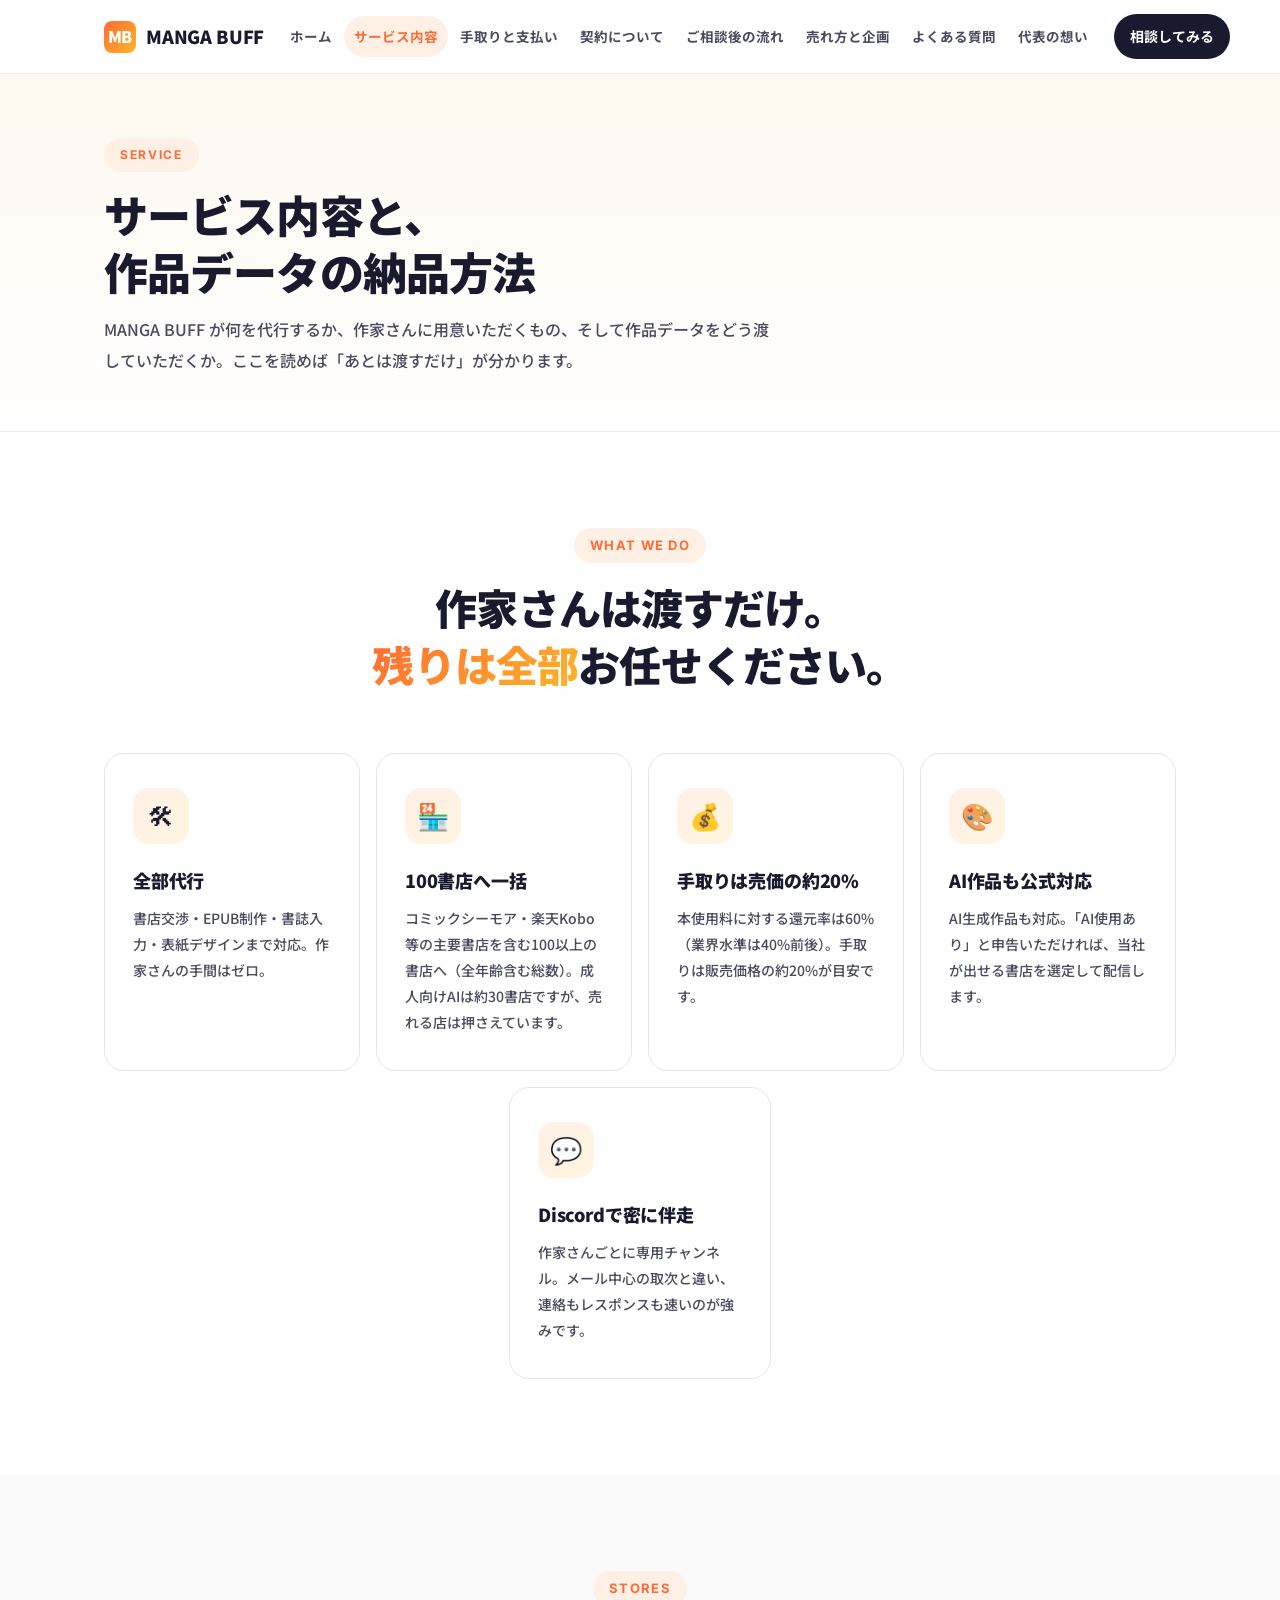
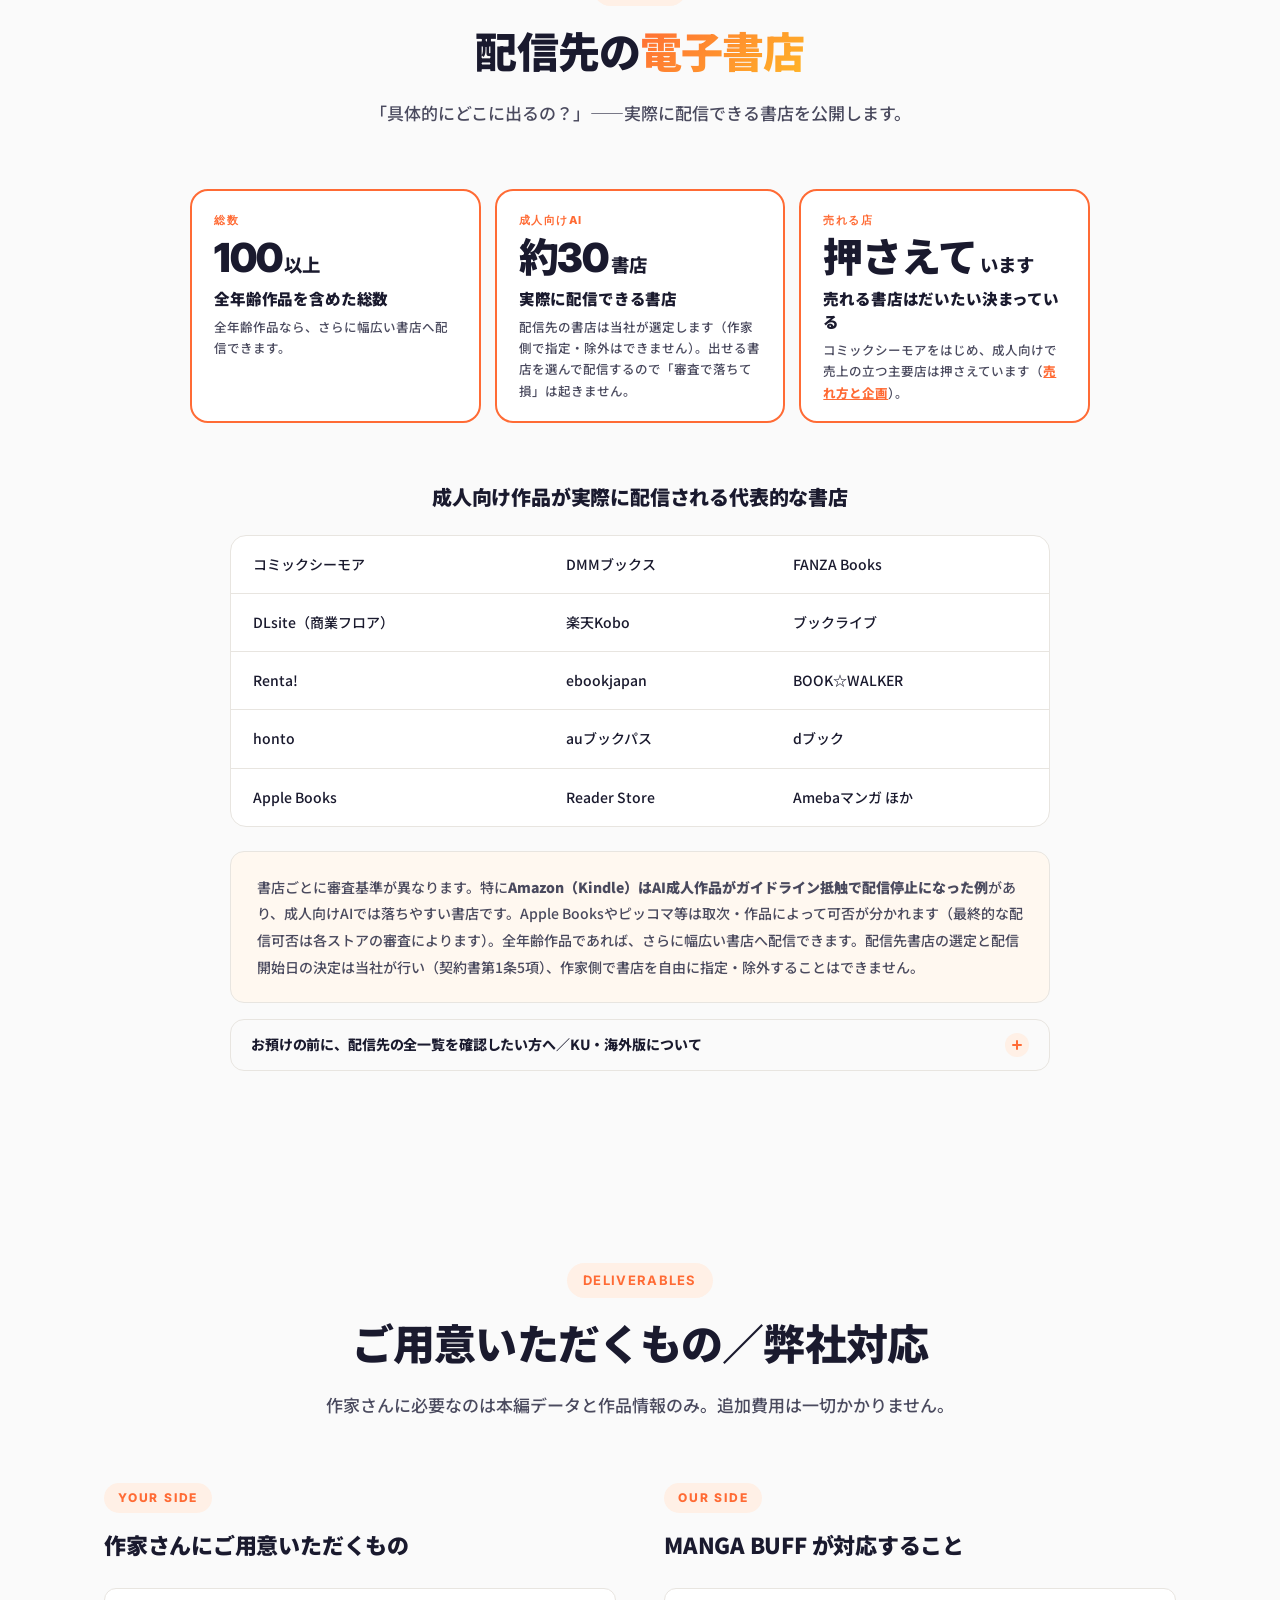
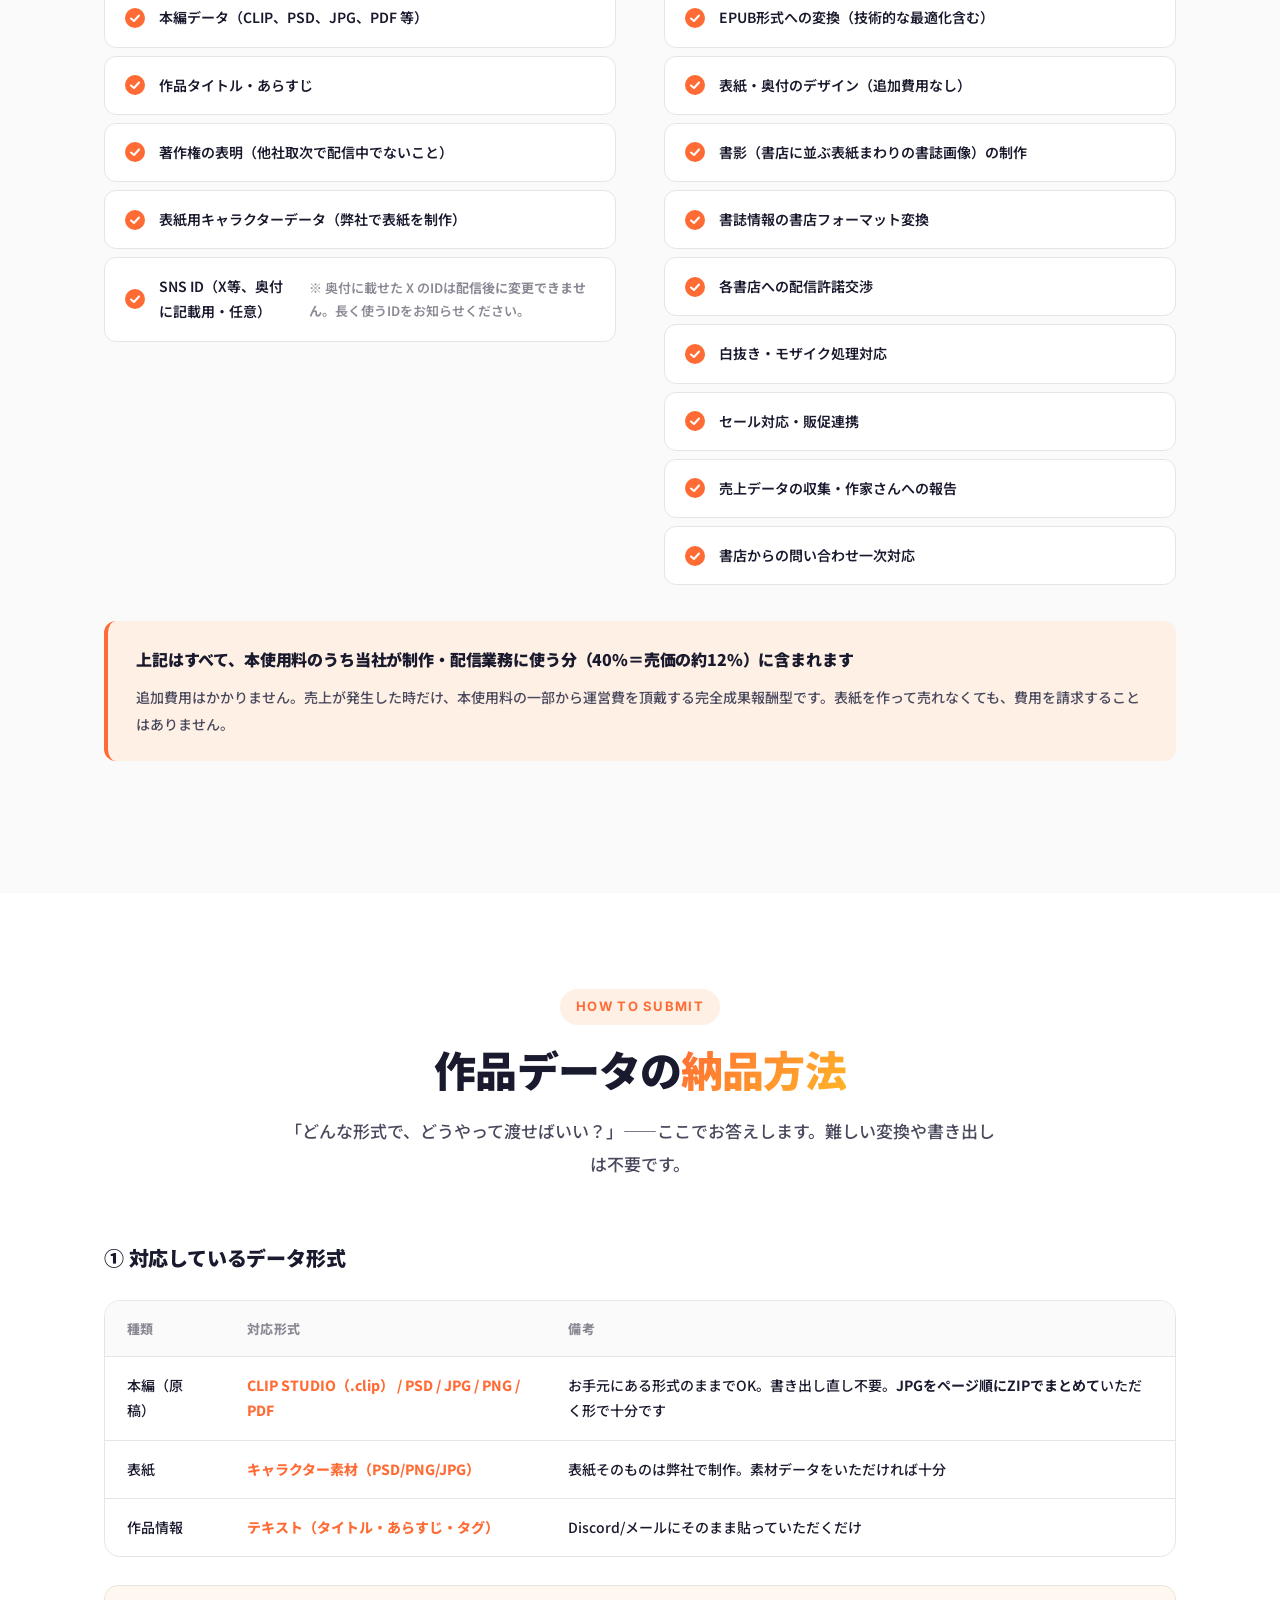
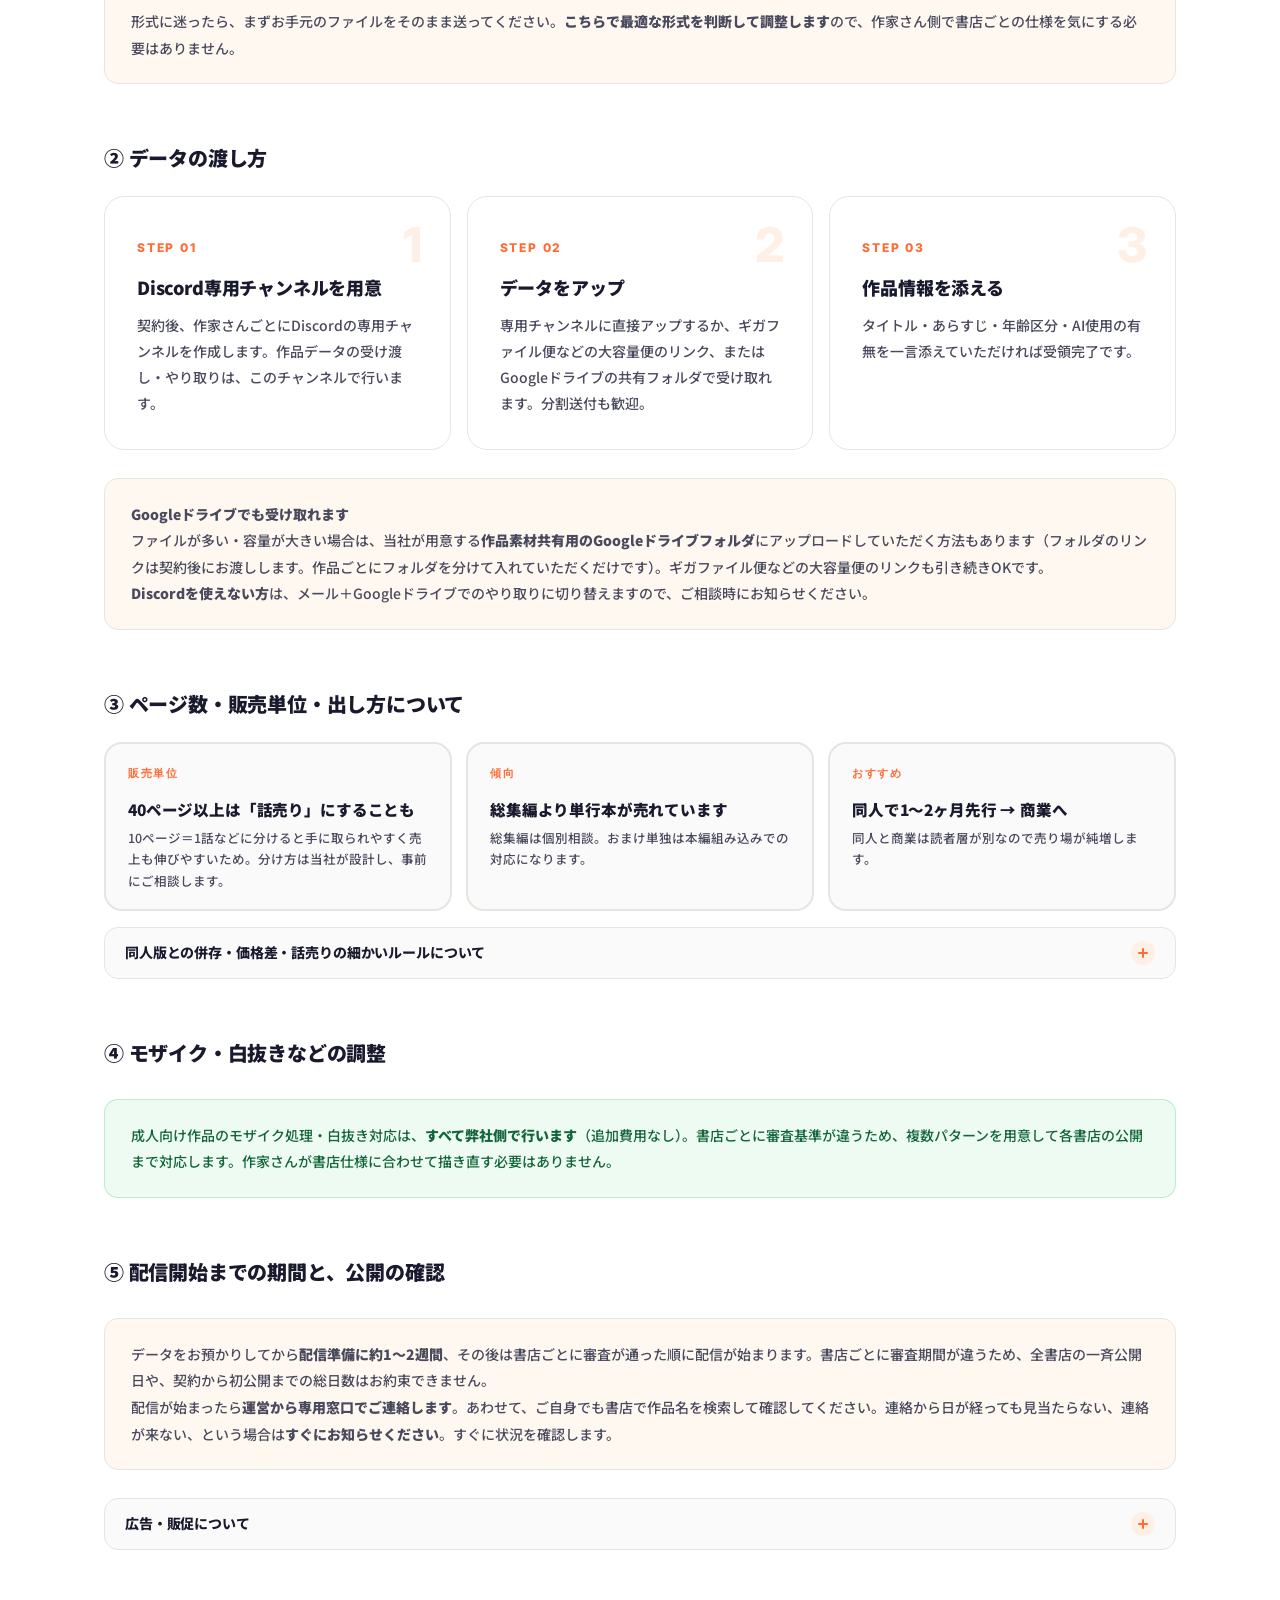
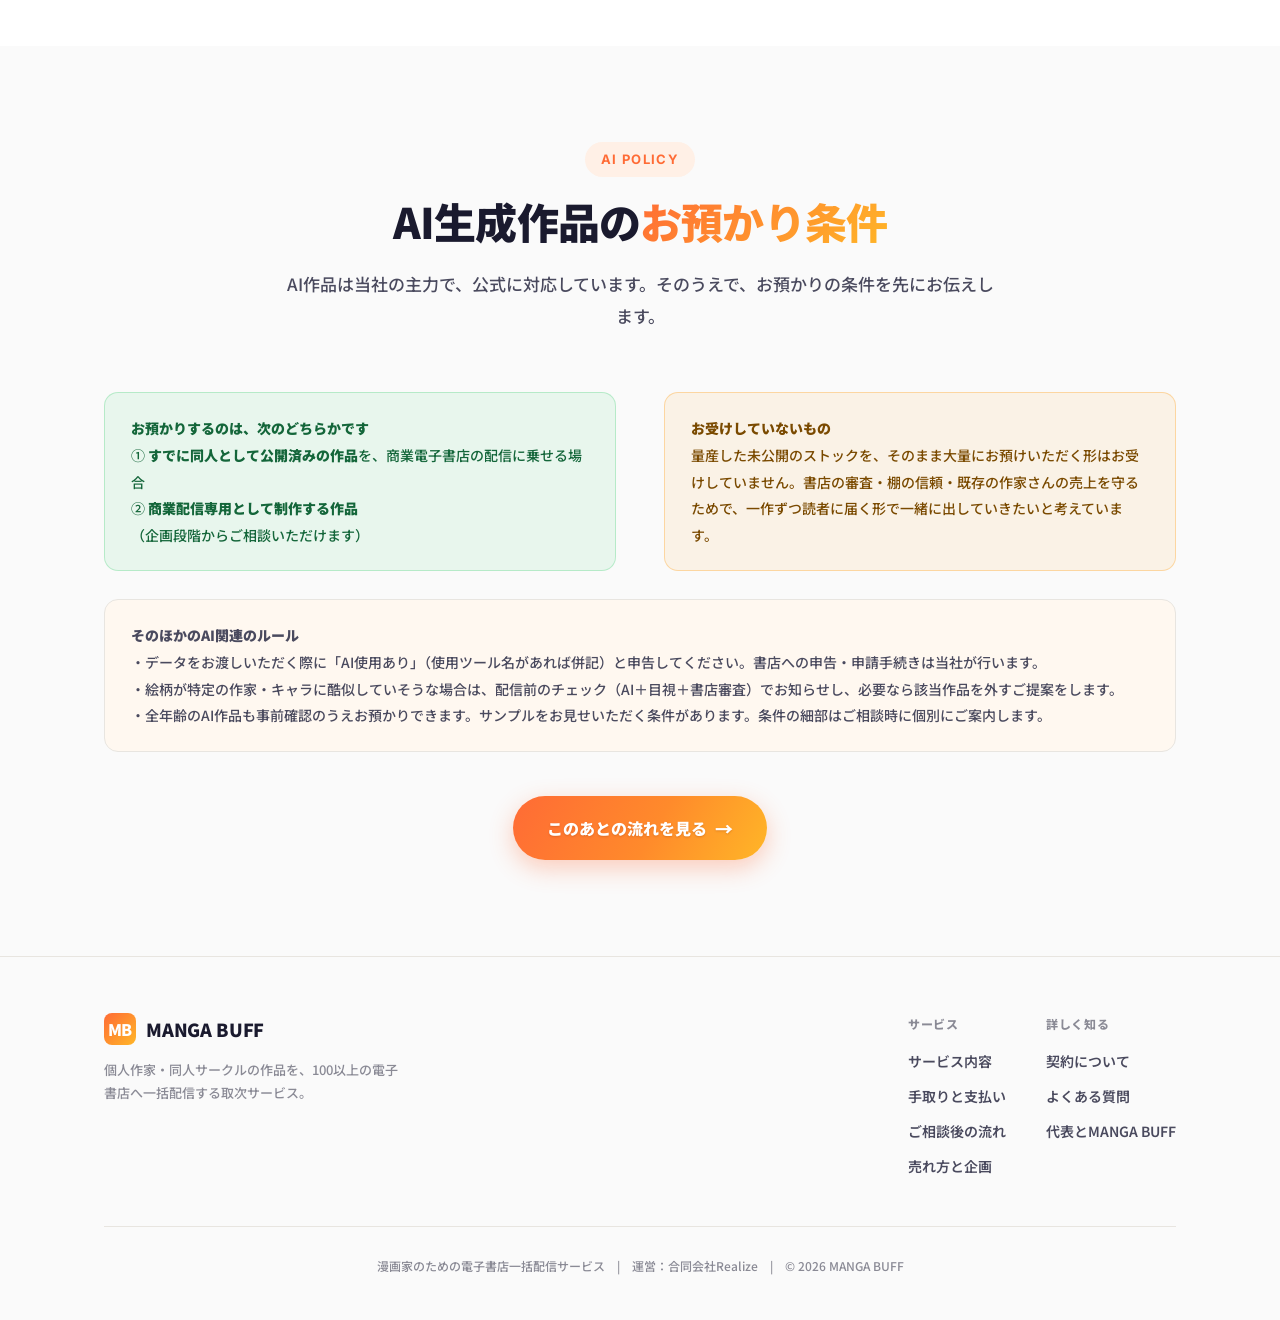
<file: service.html>
<!DOCTYPE html>
<html lang="ja">
<head>
<meta charset="UTF-8">
<meta name="viewport" content="width=device-width, initial-scale=1.0">
<meta name="robots" content="noindex, nofollow, noarchive, nosnippet">
<title>サービス内容・作品データ納品方法 ｜ MANGA BUFF</title>
<link rel="preconnect" href="https://fonts.googleapis.com">
<link rel="preconnect" href="https://fonts.gstatic.com" crossorigin>
<link href="https://fonts.googleapis.com/css2?family=Noto+Sans+JP:wght@400;500;700;900&family=Inter:wght@400;500;600;700;800&display=swap" rel="stylesheet">
<link rel="stylesheet" href="assets/style.css">
</head>
<body>

<nav class="nav">
  <div class="container nav-inner">
    <a href="index.html" class="logo"><span class="logo-mark">MB</span>MANGA BUFF</a>
    <button class="nav-toggle" aria-label="メニュー"><span></span></button>
    <ul class="nav-menu">
      <li><a href="index.html">ホーム</a></li>
      <li><a href="service.html">サービス内容</a></li>
      <li><a href="money.html">手取りと支払い</a></li>
      <li><a href="contract.html">契約について</a></li>
      <li><a href="flow.html">ご相談後の流れ</a></li>
      <li><a href="sales.html">売れ方と企画</a></li>
      <li><a href="faq.html">よくある質問</a></li>
      <li><a href="about.html">代表の想い</a></li>
    </ul>
    <a href="flow.html" class="nav-cta">相談してみる</a>
  </div>
</nav>

<div class="page-hero">
  <div class="container">
    <span class="eyebrow">SERVICE</span>
    <h1>サービス内容と、<br>作品データの納品方法</h1>
    <p>MANGA BUFF が何を代行するか、作家さんに用意いただくもの、そして作品データをどう渡していただくか。ここを読めば「あとは渡すだけ」が分かります。</p>
  </div>
</div>

<!-- === 何を代行するか === -->
<section data-pdf="skip">
  <div class="container">
    <div class="section-head">
      <span class="section-label">WHAT WE DO</span>
      <h2 class="section-title">作家さんは渡すだけ。<br><span class="gradient">残りは全部</span>お任せください。</h2>
    </div>
    <div class="solution-grid">
      <div class="solution-card"><div class="solution-icon">🛠</div><h3>全部代行</h3><p>書店交渉・EPUB制作・書誌入力・表紙デザインまで対応。作家さんの手間はゼロ。</p></div>
      <div class="solution-card"><div class="solution-icon">🏪</div><h3>100書店へ一括</h3><p>コミックシーモア・楽天Kobo等の主要書店を含む100以上の書店へ（全年齢含む総数）。成人向けAIは約30書店ですが、売れる店は押さえています。</p></div>
      <div class="solution-card"><div class="solution-icon">💰</div><h3>手取りは売価の約20%</h3><p>本使用料に対する還元率は60%（業界水準は40%前後）。手取りは販売価格の約20%が目安です。</p></div>
      <div class="solution-card"><div class="solution-icon">🎨</div><h3>AI作品も公式対応</h3><p>AI生成作品も対応。「AI使用あり」と申告いただければ、当社が出せる書店を選定して配信します。</p></div>
      <div class="solution-card"><div class="solution-icon">💬</div><h3>Discordで密に伴走</h3><p>作家さんごとに専用チャンネル。メール中心の取次と違い、連絡もレスポンスも速いのが強みです。</p></div>
    </div>
  </div>
</section>

<!-- === 配信先電子書店 === -->
<section class="bg-soft" id="stores">
  <div class="container">
    <div class="section-head">
      <span class="section-label">STORES</span>
      <h2 class="section-title">配信先の<span class="gradient">電子書店</span></h2>
      <p class="section-lead">「具体的にどこに出るの？」——実際に配信できる書店を公開します。</p>
    </div>

    <div class="kp-grid" style="margin:0 auto 28px; max-width:900px;">
      <div class="kp"><div class="kp-tag">総数</div><div class="kp-big">100<small>以上</small></div><div class="kp-head">全年齢作品を含めた総数</div><p>全年齢作品なら、さらに幅広い書店へ配信できます。</p></div>
      <div class="kp"><div class="kp-tag">成人向けAI</div><div class="kp-big">約30<small>書店</small></div><div class="kp-head">実際に配信できる書店</div><p>配信先の書店は当社が選定します（作家側で指定・除外はできません）。出せる書店を選んで配信するので「審査で落ちて損」は起きません。</p></div>
      <div class="kp"><div class="kp-tag">売れる店</div><div class="kp-big">押さえて<small>います</small></div><div class="kp-head">売れる書店はだいたい決まっている</div><p>コミックシーモアをはじめ、成人向けで売上の立つ主要店は押さえています（<a href="sales.html">売れ方と企画</a>）。</p></div>
    </div>

    <h3 class="block-title" style="text-align:center;">成人向け作品が実際に配信される代表的な書店</h3>
    <div class="table-wrap" style="max-width:820px; margin:0 auto;">
      <table>
        <tbody>
          <tr><td>コミックシーモア</td><td>DMMブックス</td><td>FANZA Books</td></tr>
          <tr><td>DLsite（商業フロア）</td><td>楽天Kobo</td><td>ブックライブ</td></tr>
          <tr><td>Renta!</td><td>ebookjapan</td><td>BOOK☆WALKER</td></tr>
          <tr><td>honto</td><td>auブックパス</td><td>dブック</td></tr>
          <tr><td>Apple Books</td><td>Reader Store</td><td>Amebaマンガ ほか</td></tr>
        </tbody>
      </table>
    </div>
    <div class="callout info" style="max-width:820px; margin:24px auto 0;">
      書店ごとに審査基準が異なります。特に<strong>Amazon（Kindle）はAI成人作品がガイドライン抵触で配信停止になった例</strong>があり、成人向けAIでは落ちやすい書店です。Apple Booksやピッコマ等は取次・作品によって可否が分かれます（最終的な配信可否は各ストアの審査によります）。全年齢作品であれば、さらに幅広い書店へ配信できます。配信先書店の選定と配信開始日の決定は当社が行い（契約書第1条5項）、作家側で書店を自由に指定・除外することはできません。
    </div>
    <details class="fold" style="max-width:820px; margin:16px auto 0;">
      <summary>お預けの前に、配信先の全一覧を確認したい方へ／KU・海外版について</summary>
      <div>
      上の表が成人向けの代表店です。全配信先の一覧、Kindle Unlimited（読み放題）、海外書店・英語版（他社へ英語版を独占許諾済みの作品の日本語版を含む）については、ご相談時に個別にご案内します。
      </div>
    </details>
  </div>
</section>

<!-- === ご用意いただくもの／弊社対応 === -->
<section class="bg-soft">
  <div class="container">
    <div class="section-head">
      <span class="section-label">DELIVERABLES</span>
      <h2 class="section-title">ご用意いただくもの／弊社対応</h2>
      <p class="section-lead">作家さんに必要なのは本編データと作品情報のみ。追加費用は一切かかりません。</p>
    </div>
    <div class="two-col">
      <div>
        <div class="col-label">YOUR SIDE</div>
        <h3 class="col-title">作家さんにご用意いただくもの</h3>
        <ul class="feature-list">
          <li>本編データ（CLIP、PSD、JPG、PDF 等）</li>
          <li>作品タイトル・あらすじ</li>
          <li>著作権の表明（他社取次で配信中でないこと）</li>
          <li>表紙用キャラクターデータ（弊社で表紙を制作）</li>
          <li>SNS ID（X等、奥付に記載用・任意）<br><span style="font-size:13px;color:var(--sub);">※ 奥付に載せた X のIDは<strong>配信後に変更できません</strong>。長く使うIDをお知らせください。</span></li>
        </ul>
      </div>
      <div>
        <div class="col-label">OUR SIDE</div>
        <h3 class="col-title">MANGA BUFF が対応すること</h3>
        <ul class="feature-list">
          <li>EPUB形式への変換（技術的な最適化含む）</li>
          <li>表紙・奥付のデザイン（追加費用なし）</li>
          <li>書影（書店に並ぶ表紙まわりの書誌画像）の制作</li>
          <li>書誌情報の書店フォーマット変換</li>
          <li>各書店への配信許諾交渉</li>
          <li>白抜き・モザイク処理対応</li>
          <li>セール対応・販促連携</li>
          <li>売上データの収集・作家さんへの報告</li>
          <li>書店からの問い合わせ一次対応</li>
        </ul>
      </div>
    </div>
    <div class="hl-box">
      <strong>上記はすべて、本使用料のうち当社が制作・配信業務に使う分（40%＝売価の約12%）に含まれます</strong>
      <p>追加費用はかかりません。売上が発生した時だけ、本使用料の一部から運営費を頂戴する完全成果報酬型です。表紙を作って売れなくても、費用を請求することはありません。</p>
    </div>
  </div>
</section>

<!-- === 作品データ納品方法 === -->
<section>
  <div class="container">
    <div class="section-head">
      <span class="section-label">HOW TO SUBMIT</span>
      <h2 class="section-title">作品データの<span class="gradient">納品方法</span></h2>
      <p class="section-lead">「どんな形式で、どうやって渡せばいい？」——ここでお答えします。難しい変換や書き出しは不要です。</p>
    </div>

    <h3 class="block-title">① 対応しているデータ形式</h3>
    <div class="table-wrap">
      <table>
        <thead><tr><th>種類</th><th>対応形式</th><th>備考</th></tr></thead>
        <tbody>
          <tr><td>本編（原稿）</td><td class="mb">CLIP STUDIO（.clip） / PSD / JPG / PNG / PDF</td><td>お手元にある形式のままでOK。書き出し直し不要。<strong>JPGをページ順にZIPでまとめて</strong>いただく形で十分です</td></tr>
          <tr><td>表紙</td><td class="mb">キャラクター素材（PSD/PNG/JPG）</td><td>表紙そのものは弊社で制作。素材データをいただければ十分</td></tr>
          <tr><td>作品情報</td><td class="mb">テキスト（タイトル・あらすじ・タグ）</td><td>Discord/メールにそのまま貼っていただくだけ</td></tr>
        </tbody>
      </table>
    </div>
    <div class="callout info">形式に迷ったら、まずお手元のファイルをそのまま送ってください。<strong>こちらで最適な形式を判断して調整します</strong>ので、作家さん側で書店ごとの仕様を気にする必要はありません。</div>

    <h3 class="block-title">② データの渡し方</h3>
    <div class="flow-grid">
      <div class="flow-step">
        <div class="flow-step-label">STEP 01</div>
        <h3>Discord専用チャンネルを用意</h3>
        <p>契約後、作家さんごとにDiscordの専用チャンネルを作成します。作品データの受け渡し・やり取りは、このチャンネルで行います。</p>
      </div>
      <div class="flow-step">
        <div class="flow-step-label">STEP 02</div>
        <h3>データをアップ</h3>
        <p>専用チャンネルに直接アップするか、ギガファイル便などの大容量便のリンク、またはGoogleドライブの共有フォルダで受け取れます。分割送付も歓迎。</p>
      </div>
      <div class="flow-step">
        <div class="flow-step-label">STEP 03</div>
        <h3>作品情報を添える</h3>
        <p>タイトル・あらすじ・年齢区分・AI使用の有無を一言添えていただければ受領完了です。</p>
      </div>
    </div>
    <div class="callout info">
      <strong>Googleドライブでも受け取れます</strong><br>
      ファイルが多い・容量が大きい場合は、当社が用意する<strong>作品素材共有用のGoogleドライブフォルダ</strong>にアップロードしていただく方法もあります（フォルダのリンクは契約後にお渡しします。作品ごとにフォルダを分けて入れていただくだけです）。ギガファイル便などの大容量便のリンクも引き続きOKです。<br>
      <strong>Discordを使えない方</strong>は、メール＋Googleドライブでのやり取りに切り替えますので、ご相談時にお知らせください。
    </div>

    <h3 class="block-title">③ ページ数・販売単位・出し方について</h3>
    <div class="kp-grid" style="margin-top:0; max-width:none;">
      <div class="kp soft"><div class="kp-tag">販売単位</div><div class="kp-head">40ページ以上は「話売り」にすることも</div><p>10ページ＝1話などに分けると手に取られやすく売上も伸びやすいため。分け方は当社が設計し、事前にご相談します。</p></div>
      <div class="kp soft"><div class="kp-tag">傾向</div><div class="kp-head">総集編より単行本が売れています</div><p>総集編は個別相談。おまけ単独は本編組み込みでの対応になります。</p></div>
      <div class="kp soft"><div class="kp-tag">おすすめ</div><div class="kp-head">同人で1〜2ヶ月先行 → 商業へ</div><p>同人と商業は読者層が別なので売り場が純増します。</p></div>
    </div>
    <details class="fold">
      <summary>同人版との併存・価格差・話売りの細かいルールについて</summary>
      <div>ご自身で販売中の同人版と商業版の価格差や改訂版の扱い、話売り／巻売りの細かいルールは、ご相談時に個別にご案内します。同人版と商業版が同じ運営会社の書店になる場合（例：FANZA同人と FANZA Books）は、同人側の取り下げや専売解除が必要になることがあります。</div>
    </details>

    <h3 class="block-title">④ モザイク・白抜きなどの調整</h3>
    <div class="callout ok">
      成人向け作品のモザイク処理・白抜き対応は、<strong>すべて弊社側で行います</strong>（追加費用なし）。書店ごとに審査基準が違うため、複数パターンを用意して各書店の公開まで対応します。作家さんが書店仕様に合わせて描き直す必要はありません。
    </div>

    <h3 class="block-title">⑤ 配信開始までの期間と、公開の確認</h3>
    <div class="callout info">
      データをお預かりしてから<strong>配信準備に約1〜2週間</strong>、その後は書店ごとに審査が通った順に配信が始まります。書店ごとに審査期間が違うため、全書店の一斉公開日や、契約から初公開までの総日数はお約束できません。<br>
      配信が始まったら<strong>運営から専用窓口でご連絡します</strong>。あわせて、ご自身でも書店で作品名を検索して確認してください。連絡から日が経っても見当たらない、連絡が来ない、という場合は<strong>すぐにお知らせください</strong>。すぐに状況を確認します。
    </div>
    <details class="fold">
      <summary>広告・販促について</summary>
      <div>書店のセール・特集・レコメンド枠への掲載は弊社が調整します。弊社や書店が出す広告については、ご相談時に個別にご案内します。作家さんに広告費をご負担いただくことはありません。</div>
    </details>
  </div>
</section>

<!-- === AI作品のお預かり方針 === -->
<section class="bg-soft" id="ai-policy">
  <div class="container">
    <div class="section-head">
      <span class="section-label">AI POLICY</span>
      <h2 class="section-title">AI生成作品の<span class="gradient">お預かり条件</span></h2>
      <p class="section-lead">AI作品は当社の主力で、公式に対応しています。そのうえで、お預かりの条件を先にお伝えします。</p>
    </div>
    <div class="two-col" style="align-items:start;">
      <div class="callout ok" style="margin:0;">
        <strong>お預かりするのは、次のどちらかです</strong><br>
        ① <strong>すでに同人として公開済みの作品</strong>を、商業電子書店の配信に乗せる場合<br>
        ② <strong>商業配信専用として制作する作品</strong>（企画段階からご相談いただけます）
      </div>
      <div class="callout warn" style="margin:0;">
        <strong>お受けしていないもの</strong><br>
        量産した未公開のストックを、そのまま大量にお預けいただく形はお受けしていません。書店の審査・棚の信頼・既存の作家さんの売上を守るためで、一作ずつ読者に届く形で一緒に出していきたいと考えています。
      </div>
    </div>
    <div class="callout info">
      <strong>そのほかのAI関連のルール</strong><br>
      ・データをお渡しいただく際に「AI使用あり」（使用ツール名があれば併記）と申告してください。書店への申告・申請手続きは当社が行います。<br>
      ・絵柄が特定の作家・キャラに酷似していそうな場合は、配信前のチェック（AI＋目視＋書店審査）でお知らせし、必要なら該当作品を外すご提案をします。<br>
      ・全年齢のAI作品も事前確認のうえお預かりできます。サンプルをお見せいただく条件があります。条件の細部はご相談時に個別にご案内します。
    </div>
    <div style="text-align:center; margin-top:44px;">
      <a href="flow.html" class="btn-primary">このあとの流れを見る</a>
    </div>

  </div>
</section>

<footer>
  <div class="container">
    <div class="footer-grid">
      <div>
        <div class="footer-logo"><span class="logo-mark">MB</span>MANGA BUFF</div>
        <p class="footer-tagline">個人作家・同人サークルの作品を、100以上の電子書店へ一括配信する取次サービス。</p>
      </div>
      <div class="footer-links">
        <div class="footer-col">
          <h5>サービス</h5>
          <a href="service.html">サービス内容</a>
          <a href="money.html">手取りと支払い</a>
          <a href="flow.html">ご相談後の流れ</a>
          <a href="sales.html">売れ方と企画</a>
        </div>
        <div class="footer-col">
          <h5>詳しく知る</h5>
          <a href="contract.html">契約について</a>
          <a href="faq.html">よくある質問</a>
          <a href="about.html">代表とMANGA BUFF</a>
        </div>
      </div>
    </div>
    <p class="footer-meta">漫画家のための電子書店一括配信サービス　|　運営：合同会社Realize　|　© 2026 MANGA BUFF</p>
  </div>
</footer>

<script src="assets/site.js"></script>
</body>
</html>
</file>
<file: assets/style.css>
/* =========================================================
   MANGA BUFF 作家向け資料サイト  共通デザインシステム
   （多ページ・ホームページ型）
   ========================================================= */

:root {
  --primary: #FF6B35;
  --primary-deep: #E8541F;
  --primary-light: #FFF0E6;
  --accent: #FFB627;
  --ink: #1A1A2E;
  --ink-soft: #4A4A5E;
  --sub: #8A8A95;
  --border: #E8E5E0;
  --rule: #EFECE7;
  --bg: #FFFFFF;
  --bg-soft: #FAFAFA;
  --bg-blue: #FFF8F0;
  --green: #22C55E;
  --warn: #FF9500;
}

* { margin: 0; padding: 0; box-sizing: border-box; }

html { scroll-behavior: smooth; }

body {
  font-family: "Noto Sans JP", "Inter", -apple-system, BlinkMacSystemFont, sans-serif;
  color: var(--ink);
  line-height: 1.8;
  background: var(--bg);
  font-weight: 500;
  font-size: 16px;
  -webkit-font-smoothing: antialiased;
}

a { color: inherit; }

.container {
  max-width: 1120px;
  margin: 0 auto;
  padding: 0 24px;
}

.container-narrow {
  max-width: 860px;
  margin: 0 auto;
  padding: 0 24px;
}

/* === Nav (multi-page) === */
.nav {
  position: sticky;
  top: 0;
  z-index: 100;
  background: rgba(255, 255, 255, 0.92);
  backdrop-filter: blur(20px);
  border-bottom: 1px solid var(--rule);
  padding: 14px 0;
}

.nav-inner {
  display: flex;
  align-items: center;
  justify-content: space-between;
  gap: 16px;
}

.logo {
  display: inline-flex;
  align-items: center;
  gap: 10px;
  font-weight: 900;
  font-size: 18px;
  letter-spacing: -0.01em;
  color: var(--ink);
  text-decoration: none;
  flex-shrink: 0;
}

.logo-mark {
  display: inline-flex;
  align-items: center;
  justify-content: center;
  width: 32px;
  height: 32px;
  background: linear-gradient(135deg, var(--primary), var(--accent));
  border-radius: 8px;
  color: white;
  font-size: 16px;
  font-weight: 900;
  letter-spacing: -0.02em;
}

.nav-menu {
  display: flex;
  align-items: center;
  gap: 4px;
  list-style: none;
  margin-left: auto;
}

.nav-menu a {
  display: inline-block;
  padding: 8px 14px;
  font-size: 14px;
  font-weight: 700;
  color: var(--ink-soft);
  text-decoration: none;
  border-radius: 100px;
  transition: all 0.15s;
  white-space: nowrap;
}

.nav-menu a:hover { color: var(--primary); background: var(--primary-light); }
.nav-menu a.active { color: var(--primary); background: var(--primary-light); }

.nav-cta {
  display: inline-flex;
  align-items: center;
  padding: 10px 20px;
  background: var(--ink);
  color: white;
  border-radius: 100px;
  font-size: 14px;
  font-weight: 700;
  text-decoration: none;
  transition: all 0.2s;
  white-space: nowrap;
  flex-shrink: 0;
}

.nav-cta:hover { background: var(--primary); }

/* mobile menu */
.nav-toggle {
  display: none;
  background: none;
  border: 1px solid var(--border);
  border-radius: 10px;
  width: 42px;
  height: 42px;
  cursor: pointer;
  align-items: center;
  justify-content: center;
  flex-shrink: 0;
}
.nav-toggle span {
  display: block;
  width: 18px;
  height: 2px;
  background: var(--ink);
  position: relative;
}
.nav-toggle span::before,
.nav-toggle span::after {
  content: '';
  position: absolute;
  left: 0;
  width: 18px;
  height: 2px;
  background: var(--ink);
}
.nav-toggle span::before { top: -6px; }
.nav-toggle span::after { top: 6px; }

/* 8リンクになったので中間幅は詰める（2026-11 売れ方と企画ページ追加） */
@media (max-width: 1320px) {
  .nav-menu { gap: 2px; }
  .nav-menu a { padding: 8px 10px; font-size: 13.5px; }
  .nav-cta { padding: 10px 16px; }
}

@media (max-width: 1100px) {
  .nav-toggle { display: inline-flex; }
  .nav-menu {
    position: absolute;
    top: 100%;
    left: 0;
    right: 0;
    flex-direction: column;
    align-items: stretch;
    gap: 2px;
    background: white;
    border-bottom: 1px solid var(--border);
    padding: 12px 16px 20px;
    box-shadow: 0 12px 24px rgba(0,0,0,0.06);
    display: none;
  }
  .nav-menu.open { display: flex; }
  .nav-menu a { padding: 13px 16px; font-size: 15px; }
  .nav .nav-cta { display: none; }
}

/* === Hero (top page) === */
.hero {
  background: linear-gradient(180deg, var(--bg-blue) 0%, var(--bg) 100%);
  padding: 88px 0 104px;
  position: relative;
  overflow: hidden;
}
.hero::before {
  content: '';
  position: absolute;
  top: -200px; right: -200px;
  width: 700px; height: 700px;
  background: radial-gradient(circle, rgba(255,107,53,0.12) 0%, transparent 60%);
  border-radius: 50%;
  pointer-events: none;
}
.hero::after {
  content: '';
  position: absolute;
  bottom: -100px; left: -150px;
  width: 500px; height: 500px;
  background: radial-gradient(circle, rgba(255,182,39,0.12) 0%, transparent 60%);
  border-radius: 50%;
  pointer-events: none;
}
.hero-inner { position: relative; z-index: 1; text-align: center; }

.hero-badge {
  display: inline-flex;
  align-items: center;
  gap: 8px;
  padding: 8px 20px;
  background: white;
  border: 1px solid var(--border);
  border-radius: 100px;
  font-size: 13px;
  font-weight: 700;
  color: var(--primary);
  margin-bottom: 28px;
  box-shadow: 0 2px 12px rgba(255,107,53,0.1);
}
.hero-badge::before {
  content: '';
  display: inline-block;
  width: 8px; height: 8px;
  background: var(--primary);
  border-radius: 50%;
  animation: pulse 2s infinite;
}
@keyframes pulse { 0%,100%{opacity:1;} 50%{opacity:0.4;} }

.hero h1 {
  font-size: clamp(38px, 6.4vw, 72px);
  font-weight: 900;
  line-height: 1.2;
  letter-spacing: -0.03em;
  color: var(--ink);
  margin-bottom: 28px;
}
.hero h1 .gradient,
.gradient {
  background: linear-gradient(135deg, var(--primary) 0%, var(--accent) 100%);
  -webkit-background-clip: text;
  background-clip: text;
  color: transparent;
}
.hero-sub {
  font-size: clamp(16px, 1.8vw, 20px);
  font-weight: 500;
  color: var(--ink-soft);
  max-width: 720px;
  margin: 0 auto 44px;
  line-height: 1.9;
}
.hero-cta {
  display: inline-flex;
  gap: 16px;
  flex-wrap: wrap;
  justify-content: center;
  margin-bottom: 64px;
}

/* === Page hero (sub pages) === */
.page-hero {
  background: linear-gradient(180deg, var(--bg-blue) 0%, var(--bg) 100%);
  padding: 64px 0 56px;
  border-bottom: 1px solid var(--rule);
  position: relative;
  overflow: hidden;
}
.page-hero .eyebrow {
  display: inline-block;
  font-family: "Inter", sans-serif;
  font-size: 12px;
  font-weight: 700;
  letter-spacing: 0.14em;
  color: var(--primary);
  margin-bottom: 14px;
  padding: 6px 16px;
  background: var(--primary-light);
  border-radius: 100px;
}
.page-hero h1 {
  font-size: clamp(28px, 4.4vw, 44px);
  font-weight: 900;
  line-height: 1.3;
  letter-spacing: -0.02em;
  color: var(--ink);
  margin-bottom: 14px;
}
.page-hero p {
  font-size: 16px;
  color: var(--ink-soft);
  max-width: 680px;
  line-height: 1.9;
}

/* === Buttons === */
.btn-primary {
  display: inline-flex;
  align-items: center;
  gap: 8px;
  padding: 16px 34px;
  background: linear-gradient(120deg, var(--primary) 0%, #FF8A2B 55%, var(--accent) 100%);
  color: white;
  border-radius: 100px;
  font-size: 16px;
  font-weight: 900;
  text-decoration: none;
  text-shadow: 0 1px 2px rgba(150,55,0,0.28);
  box-shadow: 0 8px 24px rgba(255,107,53,0.32);
  transition: all 0.2s;
}
.btn-primary:hover { background: linear-gradient(120deg, var(--primary-deep) 0%, var(--primary) 55%, #FFA828 100%); transform: translateY(-2px); box-shadow: 0 12px 34px rgba(255,107,53,0.45); }
.btn-primary::after { content: '→'; font-size: 18px; transition: transform 0.2s; }
.btn-primary:hover::after { transform: translateX(4px); }

.btn-secondary {
  display: inline-flex;
  align-items: center;
  padding: 16px 30px;
  background: white;
  color: var(--ink);
  border: 1px solid var(--border);
  border-radius: 100px;
  font-size: 16px;
  font-weight: 700;
  text-decoration: none;
  transition: all 0.2s;
}
.btn-secondary:hover { border-color: var(--primary); color: var(--primary); }

/* === Hero stats === */
.hero-stats {
  display: grid;
  grid-template-columns: repeat(auto-fit, minmax(160px, 1fr));
  gap: 1px;
  background: var(--border);
  border: 1px solid var(--border);
  border-radius: 16px;
  overflow: hidden;
  max-width: 960px;
  margin: 0 auto;
}
.stat { background: white; padding: 28px 22px; text-align: center; transition: all 0.2s; }
.stat:hover { background: var(--bg-blue); }
.stat-value {
  font-family: "Inter", "Noto Sans JP", sans-serif;
  font-size: clamp(34px, 4.6vw, 48px);
  font-weight: 800;
  background: linear-gradient(120deg, var(--primary-deep) 0%, var(--primary) 52%, var(--accent) 100%);
  -webkit-background-clip: text;
  background-clip: text;
  color: transparent;
  line-height: 1;
  letter-spacing: -0.03em;
}
.stat-value .unit { font-size: 0.55em; margin-left: 4px; }
.stat-value .approx { font-size: 0.5em; margin-right: 2px; }
/* 「成人向け」「手取り」「約20%」などを単語の途中で折り返さない */
.nowrap { white-space: nowrap; }
.hero-sub, .stat-label, .kp-tag, .sflow b, .mf-l, .proof-label, .ctl-node b { word-break: keep-all; overflow-wrap: anywhere; }
.stat-label { font-size: 13px; font-weight: 700; color: var(--sub); margin-top: 12px; line-height: 1.5; }

/* === Section === */
section { padding: 96px 0; }
section.tight { padding: 72px 0; }
section.bg-soft { background: var(--bg-soft); }
section.bg-dark { background: var(--ink); color: white; }

.section-head { text-align: center; margin-bottom: 60px; }
.section-head.left { text-align: left; }

.section-label {
  display: inline-block;
  font-family: "Inter", sans-serif;
  font-size: 13px;
  font-weight: 700;
  letter-spacing: 0.1em;
  color: var(--primary);
  margin-bottom: 16px;
  padding: 6px 16px;
  background: var(--primary-light);
  border-radius: 100px;
}
section.bg-dark .section-label { background: rgba(255,107,53,0.15); color: var(--accent); }

.section-title {
  font-size: clamp(26px, 3.6vw, 42px);
  font-weight: 900;
  line-height: 1.35;
  color: var(--ink);
  margin-bottom: 18px;
  letter-spacing: -0.02em;
}
section.bg-dark .section-title { color: white; }

.section-lead {
  font-size: 17px;
  color: var(--ink-soft);
  max-width: 720px;
  margin: 0 auto;
  line-height: 1.9;
  font-weight: 500;
}
.section-head.left .section-lead { margin: 0; }
section.bg-dark .section-lead { color: rgba(255,255,255,0.75); }

.block-title {
  font-size: 20px;
  font-weight: 900;
  color: var(--ink);
  margin: 56px 0 20px;
  letter-spacing: -0.01em;
}
.block-title:first-child { margin-top: 0; }

/* === Hub nav cards (top page) === */
.hub-grid {
  display: grid;
  grid-template-columns: repeat(auto-fit, minmax(280px, 1fr));
  gap: 18px;
}
.hub-card {
  display: flex;
  flex-direction: column;
  background: white;
  border: 1px solid var(--border);
  border-radius: 20px;
  padding: 32px 30px;
  text-decoration: none;
  transition: all 0.2s;
}
.hub-card:hover { border-color: var(--primary); transform: translateY(-4px); box-shadow: 0 20px 40px rgba(255,107,53,0.12); }
.hub-card .hub-icon {
  width: 52px; height: 52px;
  background: linear-gradient(135deg, var(--primary-light), #FFF5E0);
  border-radius: 14px;
  display: flex; align-items: center; justify-content: center;
  font-size: 24px; margin-bottom: 18px;
}
.hub-card h3 { font-size: 19px; font-weight: 900; color: var(--ink); margin-bottom: 8px; letter-spacing: -0.01em; }
.hub-card p { font-size: 14px; color: var(--ink-soft); line-height: 1.8; font-weight: 500; flex: 1; }
.hub-card .hub-go {
  margin-top: 18px;
  font-size: 13px; font-weight: 800; color: var(--primary);
  display: inline-flex; align-items: center; gap: 6px;
}
.hub-card .hub-go::after { content: '→'; transition: transform 0.2s; }
.hub-card:hover .hub-go::after { transform: translateX(4px); }

/* === Problem === */
.problem-grid { display: grid; grid-template-columns: repeat(auto-fit, minmax(280px, 1fr)); gap: 20px; }
.problem-card { background: white; border: 1px solid var(--border); border-radius: 20px; padding: 36px 32px; transition: all 0.2s; position: relative; }
.problem-card:hover { border-color: var(--primary); transform: translateY(-4px); box-shadow: 0 20px 40px rgba(255,107,53,0.12); }
.problem-num { font-family: "Inter", sans-serif; font-size: 13px; font-weight: 800; letter-spacing: 0.1em; color: var(--primary); margin-bottom: 16px; }
.problem-card h3 { font-size: 20px; font-weight: 900; line-height: 1.5; margin-bottom: 14px; color: var(--ink); letter-spacing: -0.01em; }
.problem-card p { color: var(--ink-soft); font-size: 14px; line-height: 1.9; font-weight: 500; }

/* === Solution === */
.solution-grid { display: flex; flex-wrap: wrap; justify-content: center; gap: 16px; }
.solution-grid > .solution-card { flex: 1 1 240px; max-width: 262px; }
@media (max-width: 560px) { .solution-grid > .solution-card { max-width: 100%; } }
.solution-card { background: white; border: 1px solid var(--border); border-radius: 20px; padding: 34px 28px; transition: all 0.2s; }
.solution-card:hover { border-color: var(--primary); transform: translateY(-4px); box-shadow: 0 20px 40px rgba(255,107,53,0.1); }
.solution-icon { width: 56px; height: 56px; background: linear-gradient(135deg, var(--primary-light), #FFF5E0); border-radius: 16px; display: flex; align-items: center; justify-content: center; margin-bottom: 20px; font-size: 26px; }
.solution-card h3 { font-size: 18px; font-weight: 900; margin-bottom: 10px; color: var(--ink); letter-spacing: -0.01em; }
.solution-card p { font-size: 14px; color: var(--ink-soft); line-height: 1.85; font-weight: 500; }

/* === Flow steps === */
.flow-grid { display: grid; grid-template-columns: repeat(auto-fit, minmax(240px, 1fr)); gap: 16px; counter-reset: step; }
.flow-step { background: white; border: 1px solid var(--border); border-radius: 20px; padding: 40px 32px 32px; position: relative; counter-increment: step; }
.flow-step::before { content: counter(step); position: absolute; top: 24px; right: 28px; font-family: "Inter", sans-serif; font-size: 48px; font-weight: 800; color: var(--primary-light); line-height: 1; }
.flow-step-label { font-family: "Inter", sans-serif; font-size: 12px; font-weight: 800; letter-spacing: 0.15em; color: var(--primary); margin-bottom: 12px; }
.flow-step h3 { font-size: 18px; font-weight: 900; margin-bottom: 10px; color: var(--ink); letter-spacing: -0.01em; }
.flow-step p { font-size: 14px; color: var(--ink-soft); line-height: 1.85; font-weight: 500; }

/* === Two column === */
.two-col { display: grid; grid-template-columns: 1fr 1fr; gap: 48px; }
@media (max-width: 720px) { .two-col { grid-template-columns: 1fr; gap: 40px; } }
.col-label { display: inline-block; font-family: "Inter", sans-serif; font-size: 12px; font-weight: 800; letter-spacing: 0.15em; color: var(--primary); margin-bottom: 12px; padding: 4px 14px; background: var(--primary-light); border-radius: 100px; }
.col-title { font-size: 22px; font-weight: 900; color: var(--ink); margin-bottom: 24px; letter-spacing: -0.01em; }

.feature-list { list-style: none; display: grid; gap: 8px; }
.feature-list li { background: white; border: 1px solid var(--border); border-radius: 12px; padding: 16px 20px; display: flex; align-items: center; gap: 14px; font-size: 14px; font-weight: 600; color: var(--ink); }
.feature-list li::before {
  content: '';
  display: inline-block;
  width: 20px; height: 20px;
  background: var(--primary);
  border-radius: 50%;
  flex-shrink: 0;
  background-image: url("data:image/svg+xml,%3Csvg xmlns='http://www.w3.org/2000/svg' width='12' height='12' viewBox='0 0 12 12' fill='none'%3E%3Cpath d='M2 6.5L5 9L10 3.5' stroke='white' stroke-width='2' stroke-linecap='round' stroke-linejoin='round'/%3E%3C/svg%3E");
  background-repeat: no-repeat; background-position: center;
}

/* === Highlight box === */
.hl-box { background: var(--primary-light); border-left: 4px solid var(--primary); border-radius: 12px; padding: 24px 28px; margin: 36px 0; }
.hl-box strong { display: block; font-size: 16px; font-weight: 900; margin-bottom: 10px; color: var(--ink); letter-spacing: -0.01em; }
.hl-box p { font-size: 14px; color: var(--ink-soft); line-height: 1.9; font-weight: 500; }
.hl-box p + p { margin-top: 12px; }

/* callout variants */
.callout { border-radius: 14px; padding: 22px 26px; margin: 28px 0; font-size: 14px; line-height: 1.9; font-weight: 500; }
.callout strong { font-weight: 900; }
.callout.info { background: var(--bg-blue); border: 1px solid var(--border); color: var(--ink-soft); }
.callout.ok { background: rgba(34,197,94,0.08); border: 1px solid rgba(34,197,94,0.25); color: #14663a; }
.callout.warn { background: rgba(255,149,0,0.08); border: 1px solid rgba(255,149,0,0.3); color: #7a4a00; }

/* === Money card === */
.money-card { background: white; border: 1px solid var(--border); border-radius: 24px; padding: 48px; box-shadow: 0 8px 32px rgba(0,0,0,0.04); }
@media (max-width: 640px) { .money-card { padding: 30px 22px; } }
.money-card h3 { font-size: 16px; font-weight: 900; color: var(--ink); margin-bottom: 20px; letter-spacing: -0.01em; }
.money-bar { display: flex; height: 72px; border-radius: 16px; overflow: hidden; margin-bottom: 12px; }
.money-segment { display: flex; align-items: center; justify-content: center; color: white; font-weight: 800; font-size: 15px; letter-spacing: -0.01em; }
.seg-store { background: #6B5B4E; flex: 70; }
.seg-rlz { background: linear-gradient(135deg, var(--primary) 0%, var(--accent) 100%); flex: 30; }
.money-labels { display: flex; font-size: 13px; color: var(--sub); margin-bottom: 40px; font-weight: 600; }
.money-labels > div:first-child { flex: 70; text-align: center; }
.money-labels > div:last-child { flex: 30; text-align: center; }
.inner-box { background: var(--bg-blue); border-radius: 16px; padding: 26px; margin-top: 20px; }
.inner-box h4 { font-size: 14px; font-weight: 900; color: var(--ink); margin-bottom: 14px; letter-spacing: -0.01em; }
.split-bar { display: flex; height: 56px; border-radius: 12px; overflow: hidden; margin: 12px 0; }
.split-author { background: linear-gradient(135deg, var(--green), #16A34A); flex: 60; display: flex; align-items: center; justify-content: center; color: white; font-weight: 800; font-size: 15px; }
.split-rlz-small { background: #A8ACB4; flex: 40; display: flex; align-items: center; justify-content: center; color: white; font-weight: 800; font-size: 15px; }

/* === Example card === */
.example-card { background: linear-gradient(135deg, rgba(34,197,94,0.05), rgba(255,107,53,0.05)); border: 1px solid var(--border); border-radius: 20px; padding: 36px; margin-top: 32px; }
.example-card > h4 { font-size: 18px; font-weight: 900; color: var(--ink); margin-bottom: 22px; letter-spacing: -0.01em; }
.example-row { display: flex; justify-content: space-between; align-items: center; background: white; padding: 15px 22px; border-radius: 12px; margin-bottom: 10px; font-size: 15px; font-weight: 600; border: 1px solid var(--border); }
.example-row.highlight { background: linear-gradient(135deg, var(--green), #16A34A); color: white; font-weight: 900; font-size: 16px; border-color: transparent; }
.example-row.highlight-accent { background: linear-gradient(135deg, var(--primary), var(--accent)); color: white; font-weight: 900; font-size: 16px; border-color: transparent; }
.example-note { font-size: 13px; color: var(--sub); margin-top: 16px; font-weight: 500; }

/* === Simulation === */
.sim-grid { display: grid; grid-template-columns: repeat(auto-fit, minmax(170px, 1fr)); gap: 12px; margin: 28px 0; }
.sim-cell { background: white; border: 1px solid var(--border); border-radius: 16px; padding: 24px 20px; text-align: center; transition: all 0.2s; }
.sim-cell:hover { border-color: var(--primary); transform: translateY(-2px); }
.sim-cell-label { font-family: "Inter", sans-serif; font-size: 12px; font-weight: 700; color: var(--sub); margin-bottom: 10px; letter-spacing: 0.02em; }
.sim-cell-value { font-family: "Inter", sans-serif; font-size: 30px; font-weight: 800; background: linear-gradient(120deg, var(--primary-deep) 0%, var(--primary) 52%, var(--accent) 100%); -webkit-background-clip: text; background-clip: text; color: transparent; line-height: 1; letter-spacing: -0.03em; }
.sim-cell-sub { font-size: 12px; color: var(--sub); margin-top: 8px; font-weight: 500; }

/* 別枠（運営メンバー作品など、取次外部作家の集計とは混ぜない） */
.sep-box { margin: 28px 0 8px; background: #fff; border: 2px solid var(--primary); border-radius: 16px; padding: 22px 24px 18px; }
.sep-tag { display: inline-block; font-family: "Inter", sans-serif; font-size: 11px; font-weight: 800; letter-spacing: 0.08em; color: var(--primary-deep); background: var(--primary-light); border-radius: 999px; padding: 3px 10px; margin-bottom: 8px; }
.sep-box h3 { font-size: 18px; font-weight: 900; color: var(--ink); margin: 0 0 10px; letter-spacing: -0.01em; }
.sep-box .sep-lead { font-size: 13.5px; color: var(--ink-soft); line-height: 1.75; font-weight: 500; margin: 0 0 16px; }
.sep-box .sim-grid { margin: 0 0 4px; }


/* === Tables === */
.table-wrap { background: white; border: 1px solid var(--border); border-radius: 16px; overflow: hidden; margin: 24px 0; overflow-x: auto; }
table { width: 100%; border-collapse: collapse; min-width: 420px; }
th, td { padding: 16px 22px; text-align: left; border-bottom: 1px solid var(--border); font-size: 14px; font-weight: 500; color: var(--ink); }
th { background: var(--bg-soft); font-weight: 800; font-size: 13px; color: var(--sub); letter-spacing: 0.02em; }
tr:last-child td { border-bottom: none; }
td.mb { color: var(--primary); font-weight: 800; }

/* === Compare duel === */
.compare-duel { display: grid; grid-template-columns: 1fr 1fr; gap: 20px; position: relative; }
@media (max-width: 720px) { .compare-duel { grid-template-columns: 1fr; } .compare-vs { display: none; } }
.compare-col { background: white; border: 1px solid var(--border); border-radius: 20px; padding: 38px 30px; }
.compare-col.mb { background: linear-gradient(180deg, var(--primary-light) 0%, white 100%); border: 2px solid var(--primary); position: relative; box-shadow: 0 12px 32px rgba(255,107,53,0.12); }
.compare-col.mb::before { content: 'RECOMMENDED'; position: absolute; top: -12px; left: 50%; transform: translateX(-50%); background: var(--primary); color: white; font-family: "Inter", sans-serif; font-size: 11px; font-weight: 800; letter-spacing: 0.15em; padding: 5px 14px; border-radius: 100px; }
.compare-col-head { text-align: center; margin-bottom: 26px; padding-bottom: 20px; border-bottom: 1px solid var(--border); }
.compare-col.mb .compare-col-head { border-bottom-color: rgba(255,107,53,0.3); }
.compare-col-name { font-size: 20px; font-weight: 900; color: var(--ink); letter-spacing: -0.01em; margin-bottom: 4px; }
.compare-col.mb .compare-col-name { color: var(--primary); }
.compare-col-sub { font-size: 12px; font-weight: 600; color: var(--sub); letter-spacing: 0.05em; }
.compare-list { list-style: none; display: grid; gap: 14px; }
.compare-list li { display: flex; align-items: flex-start; gap: 12px; font-size: 14px; font-weight: 600; color: var(--ink-soft); line-height: 1.6; }
.compare-list li .label { font-size: 11px; font-weight: 700; letter-spacing: 0.05em; color: var(--sub); display: block; margin-bottom: 2px; }
.compare-list li .value { display: block; font-size: 15px; font-weight: 800; color: var(--ink); letter-spacing: -0.01em; }
.compare-icon { width: 22px; height: 22px; border-radius: 50%; display: inline-flex; align-items: center; justify-content: center; font-size: 13px; font-weight: 900; flex-shrink: 0; margin-top: 12px; }
.compare-icon.ok { background: rgba(34,197,94,0.12); color: var(--green); }
.compare-icon.ng { background: rgba(138,138,149,0.15); color: var(--sub); }
.compare-icon.star { background: var(--primary); color: white; }
.compare-vs { position: absolute; top: 50%; left: 50%; transform: translate(-50%, -50%); width: 56px; height: 56px; background: white; border: 3px solid var(--ink); border-radius: 50%; display: flex; align-items: center; justify-content: center; font-family: "Inter", sans-serif; font-size: 16px; font-weight: 800; color: var(--ink); z-index: 2; letter-spacing: 0.02em; }

/* === Timeline === */
.timeline { position: relative; padding-left: 40px; max-width: 760px; }
.timeline::before { content: ''; position: absolute; left: 11px; top: 16px; bottom: 16px; width: 2px; background: linear-gradient(180deg, var(--primary), var(--accent)); }
.timeline-item { position: relative; padding: 16px 0; }
.timeline-item::before { content: ''; position: absolute; left: -33px; top: 22px; width: 16px; height: 16px; background: white; border: 3px solid var(--primary); border-radius: 50%; }
.timeline-item strong { display: block; font-size: 16px; font-weight: 900; color: var(--ink); margin-bottom: 6px; letter-spacing: -0.01em; }
.timeline-item span { font-size: 13px; color: var(--sub); font-weight: 500; }

/* === Step flow (big numbered vertical) === */
.steps { display: grid; gap: 14px; max-width: 820px; }
.step-row {
  display: grid;
  grid-template-columns: 56px 1fr;
  gap: 20px;
  background: white;
  border: 1px solid var(--border);
  border-radius: 18px;
  padding: 26px 28px;
  align-items: start;
  transition: all 0.2s;
}
.step-row:hover { border-color: var(--primary); box-shadow: 0 12px 28px rgba(255,107,53,0.08); }
.step-num {
  width: 52px; height: 52px;
  border-radius: 14px;
  background: linear-gradient(135deg, var(--primary), var(--accent));
  color: white;
  font-family: "Inter", sans-serif;
  font-weight: 800; font-size: 22px;
  display: flex; align-items: center; justify-content: center;
}
.step-body h3 { font-size: 17px; font-weight: 900; color: var(--ink); margin-bottom: 6px; letter-spacing: -0.01em; }
.step-body p { font-size: 14px; color: var(--ink-soft); line-height: 1.85; font-weight: 500; }
.step-body .who { display: inline-block; font-size: 11px; font-weight: 800; letter-spacing: 0.04em; padding: 3px 10px; border-radius: 100px; margin-top: 10px; }
.who.you { background: rgba(34,197,94,0.12); color: #14663a; }
.who.us { background: var(--primary-light); color: var(--primary-deep); }

/* === Voice === */
.voice-grid { display: grid; grid-template-columns: repeat(auto-fit, minmax(300px, 1fr)); gap: 20px; }
.voice { background: white; border: 1px solid var(--border); border-radius: 20px; padding: 32px; position: relative; transition: all 0.2s; }
.voice:hover { border-color: var(--primary); transform: translateY(-4px); box-shadow: 0 20px 40px rgba(255,107,53,0.08); }
.voice-quote-mark { font-family: "Inter", sans-serif; font-size: 64px; color: var(--primary); line-height: 1; margin-bottom: -20px; opacity: 0.3; }
.voice-quote { font-weight: 900; font-size: 17px; margin-bottom: 16px; color: var(--ink); line-height: 1.55; letter-spacing: -0.01em; }
.voice-body { font-size: 14px; color: var(--ink-soft); line-height: 1.9; font-weight: 500; margin-bottom: 20px; }
.voice-author { font-size: 13px; color: var(--sub); line-height: 1.7; padding-top: 16px; border-top: 1px solid var(--border); font-weight: 500; }
.voice-author strong { color: var(--ink); font-weight: 800; }

/* === note cards === */
.note-grid { display: grid; grid-template-columns: repeat(auto-fit, minmax(280px, 1fr)); gap: 18px; }
.note-card {
  display: flex; flex-direction: column;
  background: white;
  border: 1px solid var(--border);
  border-radius: 18px;
  padding: 28px 28px 24px;
  text-decoration: none;
  transition: all 0.2s;
}
.note-card:hover { border-color: var(--primary); transform: translateY(-4px); box-shadow: 0 16px 34px rgba(255,107,53,0.1); }
.note-card .note-tag { font-size: 11px; font-weight: 800; letter-spacing: 0.08em; color: var(--primary); margin-bottom: 12px; }
.note-card h3 { font-size: 17px; font-weight: 900; color: var(--ink); line-height: 1.5; margin-bottom: 10px; letter-spacing: -0.01em; }
.note-card p { font-size: 13.5px; color: var(--ink-soft); line-height: 1.8; font-weight: 500; flex: 1; }
.note-card .note-go { margin-top: 16px; font-size: 12.5px; font-weight: 800; color: var(--primary); display: inline-flex; align-items: center; gap: 6px; }
.note-card .note-go::after { content: '↗'; }

/* === FAQ cards === */
.faq-group { display: grid; grid-template-columns: 1fr 1fr; gap: 16px; margin-bottom: 48px; }
@media (max-width: 720px) { .faq-group { grid-template-columns: 1fr; } }
.faq-card { background: white; border: 1px solid var(--border); border-radius: 16px; padding: 24px 26px; transition: all 0.2s; }
.faq-card:hover { border-color: var(--primary); transform: translateY(-2px); box-shadow: 0 8px 24px rgba(255,107,53,0.08); }
.faq-card .q { display: flex; gap: 10px; align-items: flex-start; font-weight: 800; font-size: 15px; color: var(--ink); line-height: 1.55; letter-spacing: -0.01em; margin-bottom: 14px; }
.faq-card .q::before { content: 'Q'; flex-shrink: 0; width: 24px; height: 24px; background: var(--primary-light); color: var(--primary); border-radius: 8px; font-family: "Inter", sans-serif; font-weight: 800; font-size: 13px; display: inline-flex; align-items: center; justify-content: center; }
.faq-card .a { font-size: 13.5px; color: var(--ink-soft); line-height: 1.9; font-weight: 500; padding-left: 34px; }
.faq-card .a strong { color: var(--ink); font-weight: 800; }
.faq-group-title { grid-column: 1 / -1; font-size: 22px; font-weight: 900; color: var(--ink); margin-bottom: 4px; letter-spacing: -0.01em; display: flex; align-items: center; gap: 10px; }

/* === FAQ (accordion + category nav) === */
.chip-nav { display: flex; flex-wrap: wrap; gap: 10px; justify-content: center; margin-bottom: 48px; }
.chip-nav a { padding: 10px 20px; background: white; border: 1px solid var(--border); border-radius: 100px; font-size: 14px; font-weight: 800; color: var(--ink); text-decoration: none; transition: all 0.15s; }
.chip-nav a:hover { border-color: var(--primary); color: var(--primary); background: var(--primary-light); }
.faq-cat { max-width: 860px; margin: 0 auto 40px; scroll-margin-top: 90px; }
.faq-cat-head { font-size: 21px; font-weight: 900; color: var(--ink); margin-bottom: 16px; letter-spacing: -0.01em; display: flex; align-items: center; gap: 10px; }

/* === details (accordion) === */
details { background: white; border: 1px solid var(--border); border-radius: 14px; padding: 20px 26px; margin-bottom: 10px; transition: all 0.2s; }
details[open] { border-color: var(--primary); box-shadow: 0 4px 20px rgba(255,107,53,0.08); }
summary { cursor: pointer; font-weight: 800; font-size: 15px; color: var(--ink); list-style: none; position: relative; padding-right: 36px; line-height: 1.55; letter-spacing: -0.01em; }
summary::-webkit-details-marker { display: none; }
summary::after { content: ''; position: absolute; right: 0; top: 50%; transform: translateY(-50%); width: 24px; height: 24px; background: var(--primary-light); border-radius: 50%; background-image: url("data:image/svg+xml,%3Csvg xmlns='http://www.w3.org/2000/svg' width='12' height='12' viewBox='0 0 12 12'%3E%3Cpath d='M6 2V10M2 6H10' stroke='%23FF6B35' stroke-width='2' stroke-linecap='round'/%3E%3C/svg%3E"); background-repeat: no-repeat; background-position: center; transition: all 0.2s; }
details[open] summary::after { background: var(--primary); background-image: url("data:image/svg+xml,%3Csvg xmlns='http://www.w3.org/2000/svg' width='12' height='12' viewBox='0 0 12 12'%3E%3Cpath d='M2 6H10' stroke='white' stroke-width='2' stroke-linecap='round'/%3E%3C/svg%3E"); background-repeat: no-repeat; background-position: center; }
details > div { margin-top: 16px; padding-top: 16px; border-top: 1px solid var(--border); font-size: 14px; color: var(--ink-soft); line-height: 1.95; font-weight: 500; }

/* === Contract full text === */
.contract-doc {
  background: white;
  border: 1px solid var(--border);
  border-radius: 18px;
  padding: 40px 44px;
  max-height: 620px;
  overflow-y: auto;
}
@media (max-width: 640px) { .contract-doc { padding: 28px 22px; } }
.contract-doc .doc-title { font-size: 18px; font-weight: 900; color: var(--ink); text-align: center; margin-bottom: 8px; }
.contract-doc .doc-intro { font-size: 13.5px; color: var(--ink-soft); line-height: 1.9; margin: 20px 0 28px; padding-bottom: 24px; border-bottom: 1px solid var(--rule); }
.contract-article { margin-bottom: 24px; }
.contract-article h4 { font-size: 15px; font-weight: 900; color: var(--ink); margin-bottom: 4px; }
.contract-article .art-sub { font-size: 12px; font-weight: 700; color: var(--primary); margin-bottom: 8px; }
.contract-article p { font-size: 13px; color: var(--ink-soft); line-height: 1.95; font-weight: 500; margin-bottom: 6px; }
.contract-article ol, .contract-article ul { margin: 4px 0 6px 20px; }
.contract-article li { font-size: 13px; color: var(--ink-soft); line-height: 1.9; margin-bottom: 4px; }
.doc-note { font-size: 12px; color: var(--sub); margin-top: 14px; font-weight: 500; }

/* === Proof band (dark, glowing gradient numbers) === */
.proof-band {
  position: relative;
  overflow: hidden;
  background: linear-gradient(155deg, #16162a 0%, #20203a 55%, #292940 100%);
  border-radius: 28px;
  padding: 64px 48px;
  color: white;
}
@media (max-width: 640px) { .proof-band { padding: 48px 24px; border-radius: 22px; } }
.proof-band::before {
  content: '';
  position: absolute;
  top: -160px; right: -120px;
  width: 520px; height: 520px;
  background: radial-gradient(circle, rgba(255,107,53,0.22) 0%, transparent 62%);
  pointer-events: none;
}
.proof-band::after {
  content: '';
  position: absolute;
  bottom: -180px; left: -140px;
  width: 480px; height: 480px;
  background: radial-gradient(circle, rgba(255,182,39,0.16) 0%, transparent 62%);
  pointer-events: none;
}
.proof-head { position: relative; z-index: 1; text-align: center; margin-bottom: 44px; }
.proof-head .section-label { background: rgba(255,107,53,0.16); color: var(--accent); }
.proof-head h2 { font-size: clamp(24px, 3.4vw, 36px); font-weight: 900; letter-spacing: -0.02em; line-height: 1.35; }
.proof-head p { font-size: 14px; color: rgba(255,255,255,0.7); margin-top: 12px; font-weight: 500; line-height: 1.8; }
.proof-grid {
  position: relative;
  z-index: 1;
  display: grid;
  grid-template-columns: repeat(auto-fit, minmax(190px, 1fr));
  gap: 20px;
}
.proof-cell {
  text-align: center;
  padding: 32px 18px;
  border: 1px solid rgba(255,255,255,0.08);
  border-radius: 20px;
  background: rgba(255,255,255,0.03);
  transition: all 0.25s;
}
.proof-cell:hover { border-color: rgba(255,107,53,0.4); background: rgba(255,107,53,0.06); transform: translateY(-4px); }
.proof-value {
  font-family: "Inter", "Noto Sans JP", sans-serif;
  font-size: clamp(42px, 5.6vw, 64px);
  font-weight: 800;
  line-height: 1;
  letter-spacing: -0.03em;
  background: linear-gradient(120deg, var(--accent) 0%, var(--primary) 62%, var(--primary-deep) 100%);
  -webkit-background-clip: text;
  background-clip: text;
  color: transparent;
  filter: drop-shadow(0 4px 18px rgba(255,107,53,0.4));
}
.proof-value .unit { font-size: 0.5em; margin-left: 2px; }
.proof-value .up { font-size: 0.44em; margin-left: 4px; vertical-align: 0.28em; }
.proof-label { font-size: 13.5px; font-weight: 700; color: rgba(255,255,255,0.74); margin-top: 16px; line-height: 1.6; }
.proof-note { position: relative; z-index: 1; text-align: center; font-size: 12px; color: rgba(255,255,255,0.5); margin-top: 26px; font-weight: 500; }

/* === CTA band === */
.cta-band { background: var(--ink); color: white; border-radius: 24px; padding: 56px 48px; text-align: center; }
@media (max-width: 640px) { .cta-band { padding: 40px 24px; } }
.cta-band h2 { font-size: clamp(24px, 3.4vw, 34px); font-weight: 900; letter-spacing: -0.02em; margin-bottom: 14px; }
.cta-band p { font-size: 16px; color: rgba(255,255,255,0.78); max-width: 560px; margin: 0 auto 28px; line-height: 1.9; }

/* === Footer === */
footer { background: var(--bg-soft); padding: 56px 0 44px; border-top: 1px solid var(--border); }
.footer-grid { display: flex; flex-wrap: wrap; justify-content: space-between; gap: 32px; margin-bottom: 36px; }
.footer-logo { display: inline-flex; align-items: center; gap: 10px; font-weight: 900; font-size: 18px; letter-spacing: -0.01em; color: var(--ink); margin-bottom: 12px; }
.footer-tagline { font-size: 13px; color: var(--sub); font-weight: 500; max-width: 300px; line-height: 1.8; }
.footer-links { display: flex; flex-wrap: wrap; gap: 40px; }
.footer-col h5 { font-size: 12px; font-weight: 800; color: var(--sub); letter-spacing: 0.06em; margin-bottom: 14px; }
.footer-col a { display: block; font-size: 14px; font-weight: 600; color: var(--ink-soft); text-decoration: none; margin-bottom: 10px; transition: color 0.15s; }
.footer-col a:hover { color: var(--primary); }
.footer-meta { font-size: 12px; color: var(--sub); font-weight: 500; text-align: center; padding-top: 28px; border-top: 1px solid var(--border); }

@media (max-width: 640px) {
  section { padding: 72px 0; }
  .hero { padding: 64px 0 80px; }
}


/* === 先に知ってほしいこと（誤解ポイント） === */
.first-box { max-width:860px; margin:28px auto 0; background:#fff; border:2px solid var(--primary); border-radius:16px; padding:22px 26px; text-align:left; }
.first-box h3 { font-size:17px; font-weight:900; color:var(--primary-deep); margin-bottom:12px; letter-spacing:-0.01em; }
.first-box ol { margin:0; padding-left:1.4em; }
.first-box li { font-size:14.5px; line-height:1.9; color:var(--ink-soft); font-weight:500; margin-bottom:8px; }
.first-box li strong { color:var(--ink); font-weight:900; }
.first-box a { color:var(--primary); font-weight:800; }


/* =========================================================
   2026-11 第二改訂: 図解部品（HTML/CSS のみ・画像なし）
   ========================================================= */

/* --- 要点カード（各ページ冒頭。長い「先に誤解されやすい点」文章枠の置き換え） --- */
.kp-grid { display:grid; grid-template-columns:repeat(auto-fit, minmax(230px, 1fr)); gap:14px; max-width:1000px; margin:36px auto 0; text-align:left; }
.kp { position:relative; background:#fff; border:2px solid var(--primary); border-radius:18px; padding:20px 22px 18px; display:flex; flex-direction:column; }
.kp-tag { font-family:"Inter", sans-serif; font-size:11px; font-weight:800; letter-spacing:.14em; color:var(--primary); margin-bottom:6px; }
.kp-big { font-family:"Inter", "Noto Sans JP", sans-serif; font-size:clamp(30px, 3.6vw, 40px); font-weight:900; line-height:1.05; letter-spacing:-.03em; color:var(--ink); }
.kp-big small { font-size:.46em; font-weight:800; margin-left:3px; letter-spacing:0; }
.kp-head { font-size:15.5px; font-weight:900; color:var(--ink); margin-top:8px; line-height:1.5; letter-spacing:-.01em; }
.kp p { font-size:12.5px; color:var(--ink-soft); line-height:1.7; margin-top:6px; font-weight:500; }
.kp a { color:var(--primary); font-weight:800; }
.kp.soft { border-color:var(--border); background:var(--bg-soft); }
.kp-grid.four { max-width:1072px; }
.kp-note { max-width:1000px; margin:12px auto 0; font-size:12.5px; color:var(--sub); text-align:left; font-weight:500; }

/* --- お金の流れ（売価100% → 書店手数料 → 本使用料 → 作家） --- */
.mflow { display:grid; grid-template-columns:1fr auto 1fr auto 1fr auto 1.15fr; gap:8px; align-items:stretch; margin:28px 0 18px; }
.mf { background:#fff; border:1px solid var(--border); border-radius:16px; padding:18px 16px 16px; text-align:center; display:flex; flex-direction:column; justify-content:center; }
.mf-l { font-size:12px; font-weight:800; color:var(--sub); letter-spacing:.02em; line-height:1.5; }
.mf-v { font-family:"Inter", "Noto Sans JP", sans-serif; font-size:clamp(26px, 3vw, 34px); font-weight:900; letter-spacing:-.03em; line-height:1.1; color:var(--ink); margin:8px 0 4px; }
.mf-s { font-size:12px; color:var(--ink-soft); font-weight:600; line-height:1.5; }
.mf.store { background:#F3F1EE; border-color:#E2DDD6; }
.mf.store .mf-v { color:#6B5B4E; }
.mf.rlz { background:var(--bg-blue); border-color:#FFD9C2; }
.mf.rlz .mf-v { color:var(--primary-deep); }
.mf.you { background:linear-gradient(135deg, var(--green), #16A34A); border-color:transparent; color:#fff; box-shadow:0 10px 26px rgba(34,197,94,.25); }
.mf.you .mf-l, .mf.you .mf-s { color:rgba(255,255,255,.9); }
.mf.you .mf-v { color:#fff; }
.mf-arrow { display:flex; align-items:center; justify-content:center; font-family:"Inter", sans-serif; font-size:22px; font-weight:800; color:var(--sub); }
.mf-arrow small { display:block; font-size:10px; font-weight:800; letter-spacing:.04em; color:var(--sub); text-align:center; line-height:1.3; }
@media (max-width: 760px) {
  .mflow { grid-template-columns:1fr; }
  .mf-arrow { transform:rotate(90deg); padding:2px 0; }
}
.mflow.compact { max-width:1000px; margin:28px auto 0; gap:6px; }
.mflow.compact .mf { padding:12px 10px 10px; }
.mflow.compact .mf-v { font-size:clamp(22px, 2.4vw, 28px); margin:6px 0 2px; }
.mflow.compact .mf-l, .mflow.compact .mf-s { font-size:11.5px; }
.mflow.compact .mf.you { box-shadow:none; }
/* 売価を100としたときの取り分バー（書店 / MANGA BUFF運営 / 作家） */
.mbar { display:flex; height:54px; border-radius:14px; overflow:hidden; margin-top:6px; }
.mbar > div { display:flex; align-items:center; justify-content:center; color:#fff; font-weight:800; font-size:13.5px; letter-spacing:-.01em; white-space:nowrap; }
.mbar .b-store { flex:70; background:#6B5B4E; }
.mbar .b-rlz { flex:12; background:#A8ACB4; font-size:12px; }
.mbar .b-you { flex:18; background:linear-gradient(135deg, var(--green), #16A34A); }
.mbar-legend { display:flex; flex-wrap:wrap; gap:6px 18px; margin-top:10px; font-size:12.5px; color:var(--ink-soft); font-weight:600; }
.mbar-legend span::before { content:''; display:inline-block; width:10px; height:10px; border-radius:3px; margin-right:6px; vertical-align:-1px; }
.mbar-legend .l-store::before { background:#6B5B4E; }
.mbar-legend .l-rlz::before { background:#A8ACB4; }
.mbar-legend .l-you::before { background:var(--green); }

/* --- 入金タイミングのタイムライン（5月開始の例） --- */
.ptl { background:#fff; border:1px solid var(--border); border-radius:18px; padding:22px 22px 18px; margin:28px 0 0; overflow-x:auto; }
.ptl-grid { display:grid; grid-template-columns:repeat(7, minmax(84px, 1fr)); gap:6px; min-width:620px; }
.ptl-m { text-align:center; font-family:"Inter", sans-serif; font-size:12px; font-weight:800; color:var(--sub); padding-bottom:8px; border-bottom:1px solid var(--rule); }
.ptl-m b { display:block; font-size:16px; color:var(--ink); }
.ptl-band { border-radius:10px; padding:10px 10px; font-size:12.5px; font-weight:800; line-height:1.45; text-align:center; min-height:52px; display:flex; flex-direction:column; justify-content:center; }
.ptl-band small { display:block; font-size:11px; font-weight:600; opacity:.85; }
.ptl-band.sales { grid-column:1 / span 3; background:rgba(34,197,94,.12); color:#14663a; border:1px dashed rgba(34,197,94,.5); }
.ptl-band.wait { grid-column:4 / span 3; background:#F3F1EE; color:#5E5248; border:1px dashed #D9D2C8; }
.ptl-band.pay { grid-column:7 / span 1; background:linear-gradient(135deg, var(--primary), var(--accent)); color:#fff; box-shadow:0 8px 22px rgba(255,107,53,.3); }
.ptl-mark { font-size:11.5px; font-weight:800; color:var(--ink-soft); text-align:center; padding-top:4px; line-height:1.4; }
.ptl-mark.start { grid-column:1; color:#14663a; }
.ptl-mark.close { grid-column:3; }
.ptl-mark.notice { grid-column:6; }
.ptl-mark.pay { grid-column:7; color:var(--primary-deep); }
.ptl-sum { display:flex; flex-wrap:wrap; align-items:center; justify-content:space-between; gap:10px 20px; margin-top:16px; padding-top:14px; border-top:1px solid var(--rule); }
.ptl-sum .big { font-size:17px; font-weight:900; color:var(--ink); letter-spacing:-.01em; }
.ptl-sum .big em { font-style:normal; color:var(--primary-deep); font-size:1.25em; }
.ptl-sum .fine { font-size:12px; color:var(--sub); font-weight:500; line-height:1.6; }
/* 年4回の振込カレンダー */
.pay4 { display:grid; grid-template-columns:repeat(auto-fit, minmax(150px, 1fr)); gap:10px; margin-top:16px; }
.pay4 > div { background:#fff; border:1px solid var(--border); border-radius:14px; padding:14px 12px; text-align:center; }
.pay4 b { display:block; font-family:"Inter", "Noto Sans JP", sans-serif; font-size:20px; font-weight:900; color:var(--primary-deep); letter-spacing:-.02em; }
.pay4 span { font-size:12px; color:var(--ink-soft); font-weight:600; }

/* --- 契約〜配信のステップ図（横並び・折返し） --- */
.sflow { list-style:none; display:grid; grid-template-columns:repeat(4, 1fr); gap:10px; counter-reset:sf; margin:30px 0 0; }
.sflow li:nth-child(4n)::after { display:none; }
@media (max-width: 860px) { .sflow { grid-template-columns:repeat(2, 1fr); } .sflow li:nth-child(4n)::after { display:block; } .sflow li:nth-child(2n)::after { display:none; } }
@media (max-width: 480px) { .sflow { grid-template-columns:1fr; } .sflow li::after { display:none; } }
.sflow li { position:relative; background:#fff; border:1px solid var(--border); border-radius:16px; padding:16px 14px 14px; counter-increment:sf; display:flex; flex-direction:column; min-height:0; }
.sflow li::before { content:counter(sf); width:30px; height:30px; border-radius:9px; background:linear-gradient(135deg, var(--primary), var(--accent)); color:#fff; font-family:"Inter", sans-serif; font-weight:800; font-size:14px; display:flex; align-items:center; justify-content:center; margin-bottom:10px; }
.sflow li::after { content:'›'; position:absolute; right:-9px; top:50%; transform:translateY(-50%); width:18px; height:18px; border-radius:50%; background:#fff; border:1px solid var(--border); color:var(--sub); font-size:14px; font-weight:800; line-height:16px; text-align:center; z-index:1; }
.sflow li:last-child::after { display:none; }
.sflow b { font-size:14.5px; font-weight:900; color:var(--ink); line-height:1.4; letter-spacing:-.01em; }
.sflow span { font-size:12px; color:var(--ink-soft); line-height:1.6; margin-top:6px; font-weight:500; flex:1; }
.sflow em { font-style:normal; display:inline-block; align-self:flex-start; margin-top:10px; font-size:10.5px; font-weight:800; letter-spacing:.04em; padding:2px 9px; border-radius:100px; background:var(--primary-light); color:var(--primary-deep); }
.sflow li.you em { background:rgba(34,197,94,.12); color:#14663a; }
.sflow li.hi { border:2px solid var(--primary); }

/* --- 契約期間の横タイムライン（署名→配信開始→1年→解約可→終了後） --- */
.ctl { background:#fff; border:1px solid var(--border); border-radius:18px; padding:22px 22px 16px; margin-top:20px; }
.ctl-track { display:grid; grid-template-columns:repeat(5, 1fr); gap:10px; position:relative; }
.ctl-track::before { content:''; position:absolute; left:10%; right:10%; top:13px; height:4px; border-radius:2px; background:linear-gradient(90deg, var(--primary), var(--accent)); }
.ctl-node { position:relative; text-align:center; padding-top:38px; }
.ctl-node::before { content:''; position:absolute; left:50%; top:4px; transform:translateX(-50%); width:22px; height:22px; border-radius:50%; background:#fff; border:4px solid var(--primary); box-sizing:border-box; }
.ctl-node.hi::before { background:var(--primary); }
.ctl-node b { display:block; font-size:14.5px; font-weight:900; color:var(--ink); line-height:1.4; letter-spacing:-.01em; }
.ctl-node span { display:block; font-size:12px; color:var(--ink-soft); line-height:1.6; margin-top:6px; font-weight:500; }
.ctl-note { margin-top:16px; padding-top:12px; border-top:1px solid var(--rule); font-size:12.5px; color:var(--ink-soft); font-weight:600; line-height:1.7; }
@media (max-width: 760px) {
  .ctl-track { grid-template-columns:1fr; gap:14px; }
  .ctl-track::before { left:9px; right:auto; top:8px; bottom:8px; width:4px; height:auto; }
  .ctl-node { text-align:left; padding:0 0 0 36px; }
  .ctl-node::before { left:0; top:2px; transform:none; }
}

/* --- 簡潔な比較表（3列） --- */
.cmp-wrap { background:#fff; border:1px solid var(--border); border-radius:16px; overflow-x:auto; margin:24px 0 0; }
table.cmp { min-width:640px; }
table.cmp th:first-child, table.cmp td:first-child { width:22%; font-weight:800; color:var(--sub); font-size:12.5px; }
table.cmp th.mbcol, table.cmp td.mbcol { background:var(--bg-blue); color:var(--ink); font-weight:800; }
table.cmp th.mbcol { color:var(--primary-deep); }
table.cmp td { font-size:13.5px; line-height:1.6; vertical-align:top; }
table.cmp td.dim { color:var(--sub); font-weight:500; }

/* --- 本文中の折りたたみ（長文の退避先） --- */
details.fold { background:var(--bg-soft); border:1px solid var(--border); border-radius:14px; padding:14px 20px; margin:16px 0 0; }
details.fold[open] { background:#fff; }
details.fold summary { font-size:14px; }
details.fold > div { font-size:13.5px; }

/* --- 大きな一言（ページ冒頭のメッセージ） --- */
.big-say { text-align:center; font-size:clamp(18px, 2.4vw, 24px); font-weight:900; color:var(--ink); letter-spacing:-.01em; line-height:1.5; margin:0 auto; max-width:860px; }
.big-say em { font-style:normal; color:var(--primary-deep); }

/* === 送付用PDF／印刷 === */
@media print {
  .nav, .nav-cta, .nav-toggle, .btn-primary, .btn-secondary, .hub-go, .note-go { display:none !important; }
  body { font-size:13px; }
  section, .page-hero { padding-top:28px; padding-bottom:28px; }
  .hero { padding-top:28px; padding-bottom:28px; }
  details { break-inside:avoid; }
  details > div { display:block !important; }
  .problem-card, .solution-card, .hub-card, .voice, .note-card, .sim-cell, .step-row, .money-card, .table-wrap, .callout, .hl-box, .first-box, .sep-box, .contract-article, .compare-col, .cta-band, .proof-band,
  .kp, .kp-grid, .mflow, .mbar, .ptl, .pay4, .sflow li, .cmp-wrap, details.fold, .ctl { break-inside:avoid; }
  footer, .cta-band, .chip-nav, .hero-cta { display:none !important; }
  h2, h3, .section-head, .page-hero { break-after:avoid; }
  * { -webkit-print-color-adjust:exact !important; print-color-adjust:exact !important; }
}
</file>
